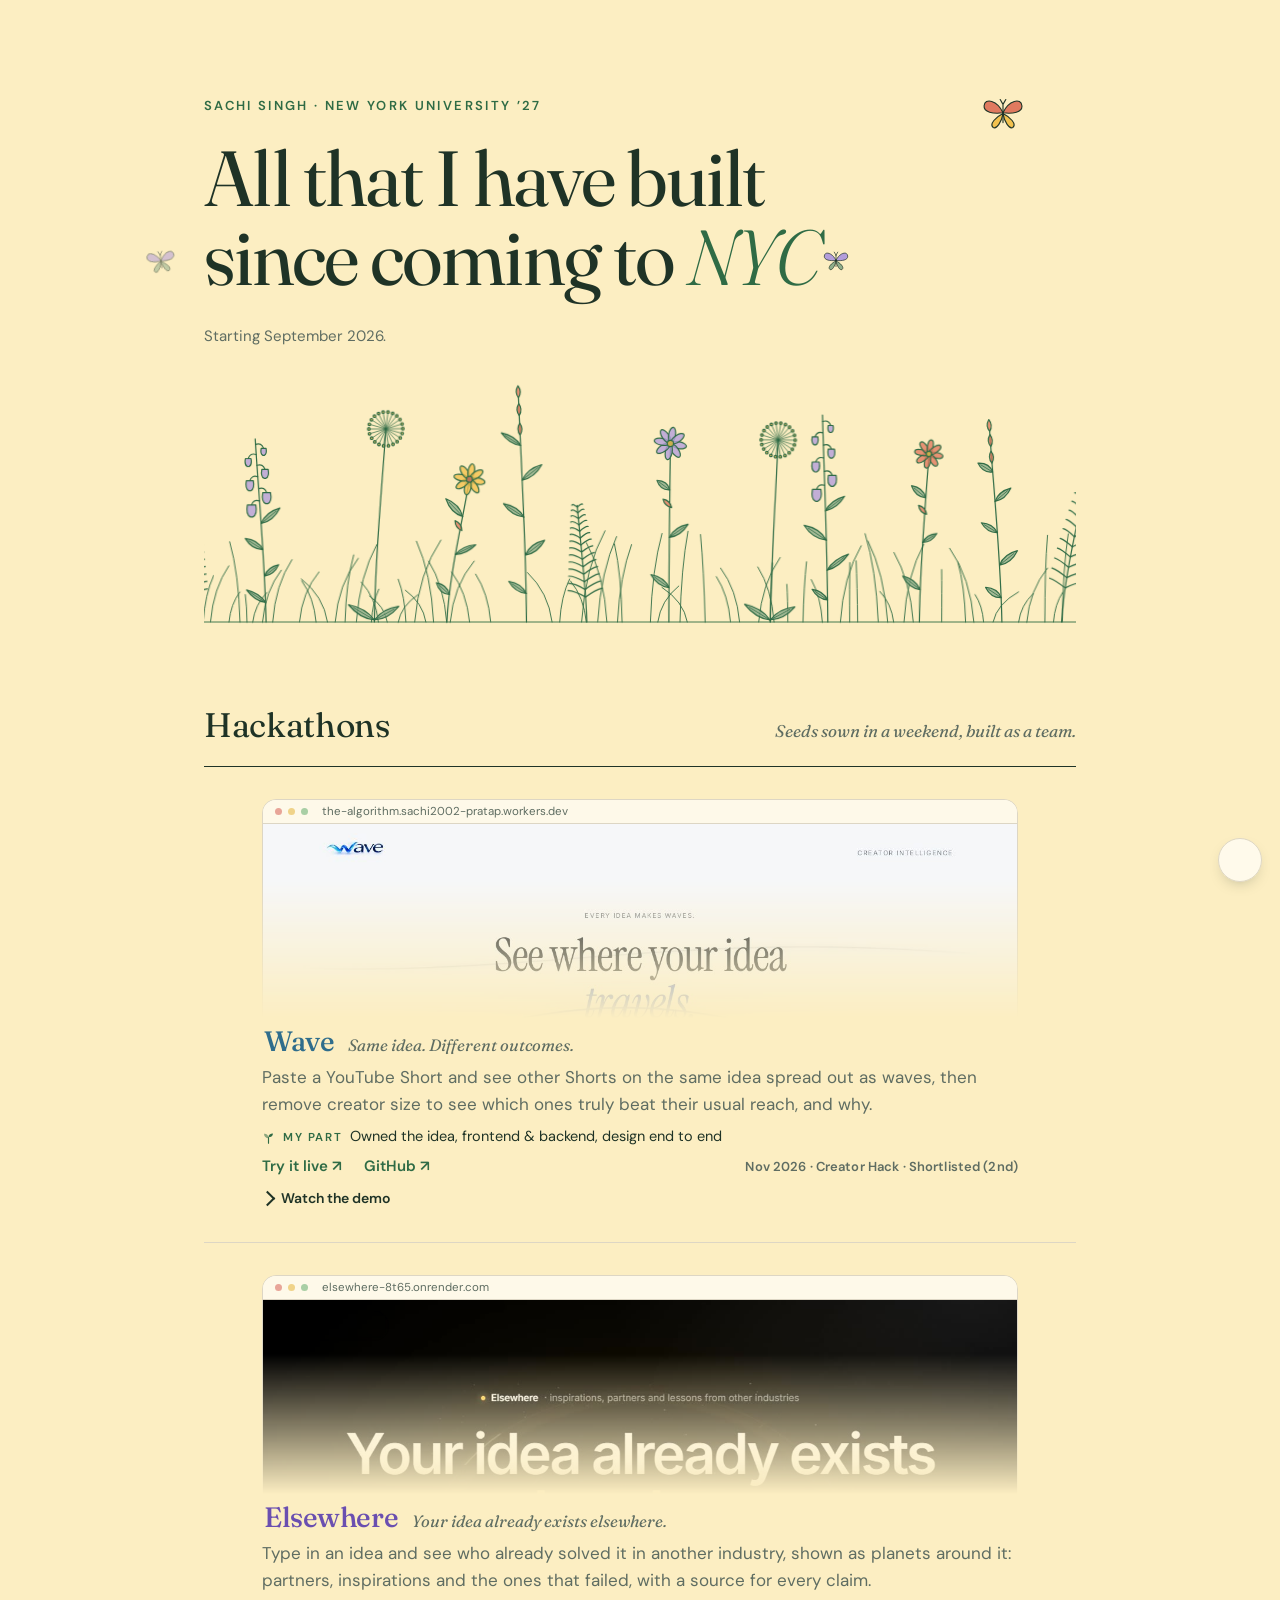
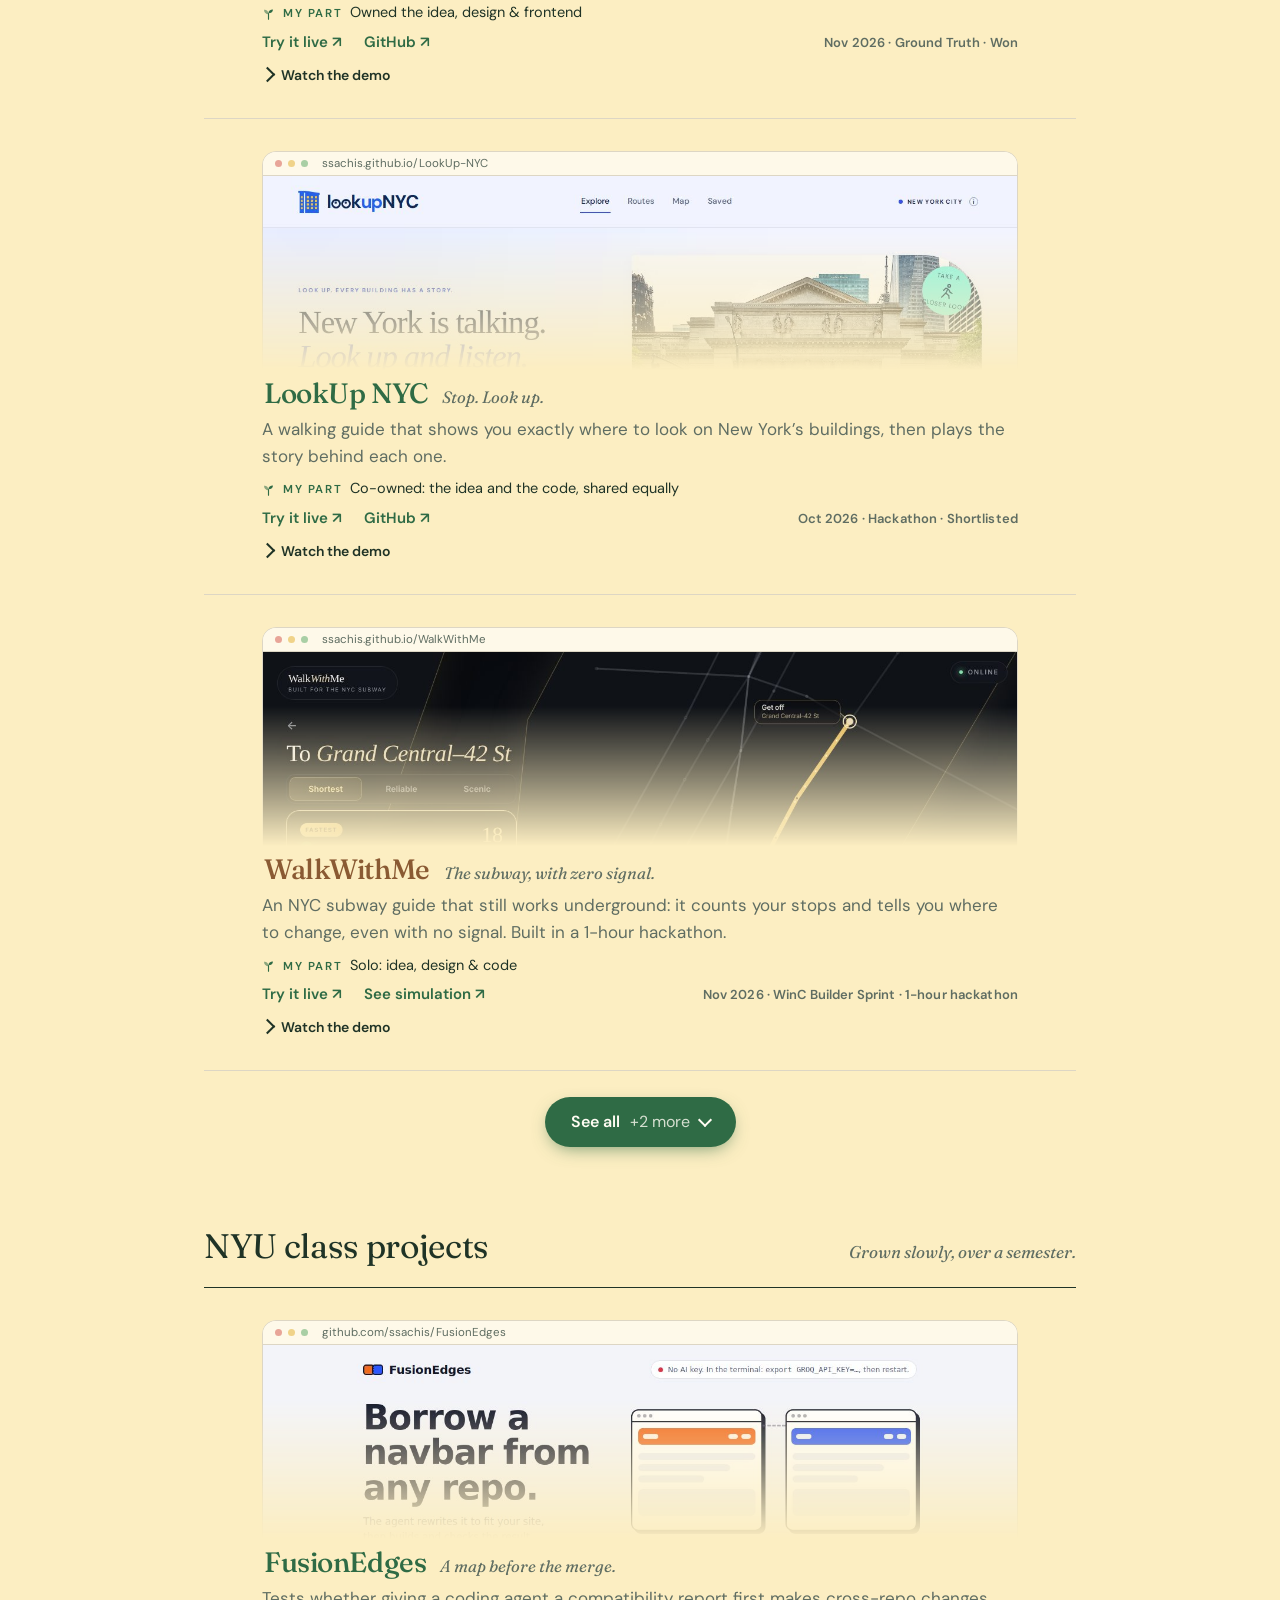
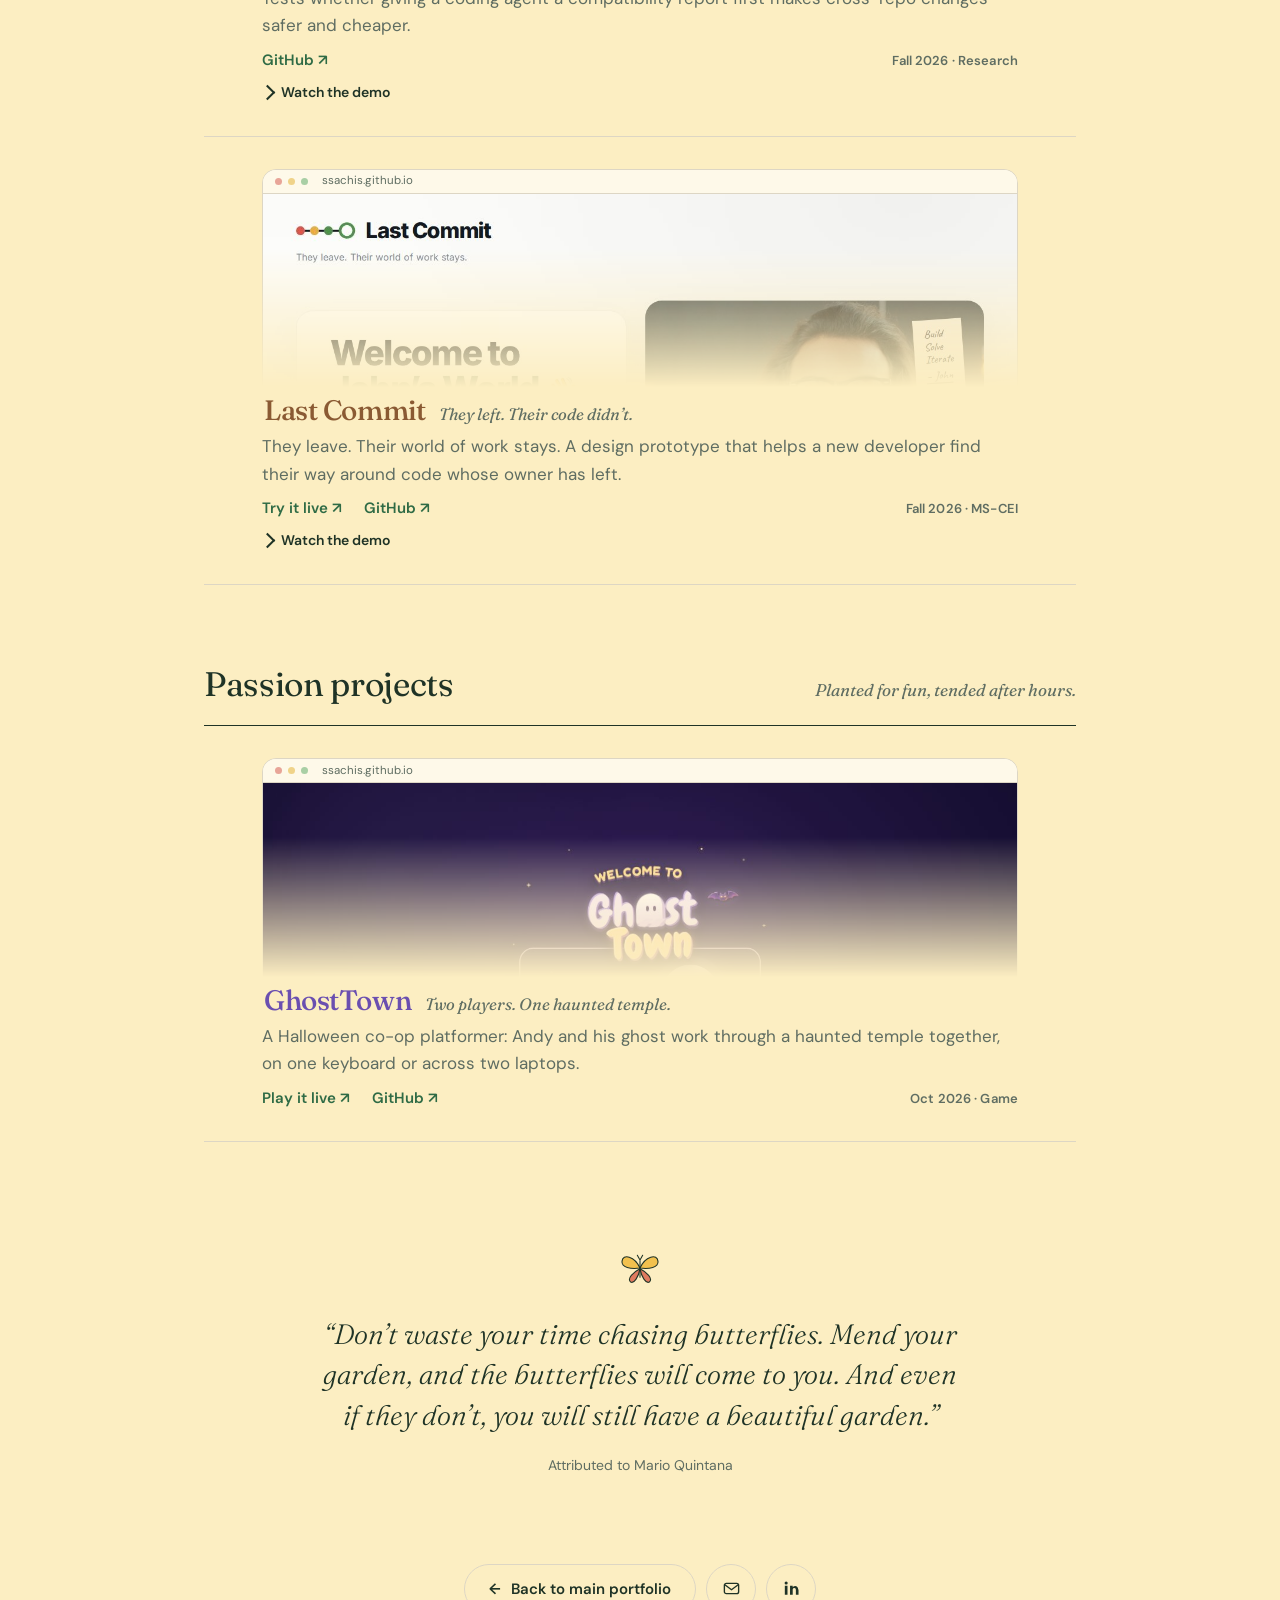
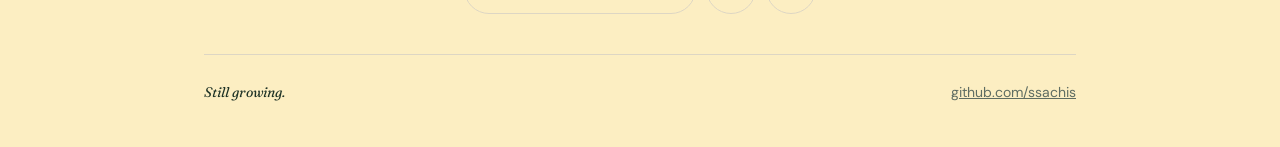
<file: index.html>
<!doctype html>
<html lang="en">
<head>
<meta charset="utf-8">
<meta name="viewport" content="width=device-width, initial-scale=1">
<title>All that I have built since coming to NYC — Sachi Singh</title>
<meta name="description" content="Hackathon and NYU class projects Sachi Singh has built in New York since September 2026.">
<link rel="preconnect" href="https://fonts.googleapis.com">
<link rel="preconnect" href="https://fonts.gstatic.com" crossorigin>
<link href="https://fonts.googleapis.com/css2?family=Fraunces:ital,opsz,wght@0,9..144,300..600;1,9..144,300..500&family=DM+Sans:opsz,wght@9..40,400..600&display=swap" rel="stylesheet">
<style>
:root{--bg:#fceec2;--ink:#1f3326;--muted:#5f6d62;--line:#ddd6c4;--leaf:#2f6b45;--paper:#fffcf3;--petal:#e07a5f;--sun:#f2c14e;--lilac:#b39ddb;--sage:#8fae8b}
@media (prefers-color-scheme: dark){:root:not([data-theme="light"]){--bg:#121a15;--ink:#eef3ec;--muted:#a3b2a6;--line:#2c3a30;--leaf:#8fd1a2;--paper:#1a241d;--petal:#f09a80;--sun:#f2c94e;--lilac:#c6b3ec;--sage:#5d7d61}}
:root[data-theme="dark"]{--bg:#121a15;--ink:#eef3ec;--muted:#a3b2a6;--line:#2c3a30;--leaf:#8fd1a2;--paper:#1a241d;--petal:#f09a80;--sun:#f2c94e;--lilac:#c6b3ec;--sage:#5d7d61}
*{box-sizing:border-box}
html{-webkit-text-size-adjust:100%}
body{margin:0;background:var(--bg);color:var(--ink);font:17px/1.6 'DM Sans',system-ui,sans-serif;overflow-x:hidden;}

a{color:inherit}
.wrap{max-width:920px;margin:0 auto;padding:0 24px}

header{position:relative;padding:96px 0 0}
.eyebrow{margin:0 0 22px;font-size:13px;font-weight:600;letter-spacing:.18em;text-transform:uppercase;color:var(--leaf)}
h1{margin:0;font-family:'Fraunces',Georgia,serif;font-weight:400;font-size:clamp(42px,7.4vw,78px);line-height:1.02;letter-spacing:-.025em;max-width:13ch}
h1 em{font-style:italic;font-weight:300;color:var(--leaf)}
.since{margin:26px 0 0;font-size:15px;color:var(--muted)}
.meadow{display:block;width:100%;height:250px;margin-top:28px;color:var(--leaf)}
.meadow *{stroke-dasharray:1;stroke-dashoffset:1;animation:draw 1.6s ease-out forwards;animation-delay:var(--d)}
@keyframes draw{to{stroke-dashoffset:0}}
.meadow .w{fill-opacity:0;animation:draw 1.6s ease-out var(--d) forwards,wash 1s ease calc(var(--d) + .7s) forwards}
@keyframes wash{to{fill-opacity:.8}}

.fly{position:absolute;width:42px;pointer-events:none}
.fly.a{top:96px;right:6%;animation:drift 12s ease-in-out infinite}
.fly.b{top:250px;right:26%;width:26px;animation:drift 15s ease-in-out infinite reverse}
.wing{transform-origin:30px 24px;animation:flap .6s ease-in-out infinite alternate}
@keyframes flap{to{transform:scaleX(.6)}}
@keyframes drift{0%,100%{transform:translate(0,0) rotate(-6deg)}50%{transform:translate(-28px,16px) rotate(8deg)}}
@media (prefers-reduced-motion: reduce){.meadow *{animation:none;stroke-dashoffset:0}.meadow .w{fill-opacity:.8}.fly,.wing{animation:none}}

section{padding:72px 0 0}
.head{display:flex;align-items:baseline;justify-content:space-between;gap:16px;padding-bottom:14px;border-bottom:1px solid var(--ink)}
h2{margin:0;font-family:'Fraunces',Georgia,serif;font-weight:400;font-size:34px;letter-spacing:-.01em}
.head p{margin:0;font-family:'Fraunces',Georgia,serif;font-style:italic;font-size:17px;color:var(--muted)}
ol{list-style:none;margin:0;padding:0}
.row{display:block;padding:30px 0;border-bottom:1px solid var(--line)}
.row .body{width:min(87%,756px);margin:0 auto}
.row .line{max-width:none;margin-top:4px}
.row .links{margin-top:8px}
.row details{margin-top:6px}
.when{margin:6px 0 0;font-size:14px;font-weight:600;color:var(--ink)}
.when span{display:block;font-weight:400;color:var(--muted)}
.row h3{margin:0;font-family:'Fraunces',Georgia,serif;font-weight:500;font-size:30px;letter-spacing:-.015em;line-height:1.15}
.line{margin:8px 0 0;color:var(--muted);max-width:58ch}
.links{display:flex;flex-wrap:wrap;gap:6px 22px;margin-top:14px}
.links a{font-size:15px;font-weight:600;color:var(--leaf);text-decoration:none;border-bottom:1px solid transparent}
.links a:hover{border-bottom-color:currentColor}
details{margin-top:12px}
summary{display:inline-flex;align-items:center;gap:8px;font-size:14px;font-weight:600;color:var(--ink);list-style:none}
summary::-webkit-details-marker{display:none}
summary::before{content:"";width:9px;height:9px;border-right:2px solid currentColor;border-bottom:2px solid currentColor;transform:rotate(-45deg);transition:transform .2s ease}
details[open] summary::before{transform:rotate(45deg) translate(-2px,-2px)}
details[open] summary{color:var(--ink)}
details img,details video{display:block;width:100%;height:auto;border:1px solid var(--line);border-radius:6px;transition:transform .3s ease,box-shadow .3s ease}
.shot{display:block;margin-top:14px}
.shot video{background:#000}
a.shot:hover img{transform:translateY(-2px);box-shadow:0 12px 28px rgba(31,51,38,.12)}
a:focus-visible,summary:focus-visible{outline:2px solid var(--leaf);outline-offset:4px;border-radius:2px}

/* interactive bits */
.meadow .sway{transform-box:view-box;will-change:transform}
.wanderer{position:fixed;left:0;top:0;width:30px;pointer-events:none;z-index:-1;opacity:.55;will-change:transform}
.wanderer .wing{animation-duration:.22s}
.wanderer.resting .wing{animation-duration:1.6s}
.visitor{position:absolute;left:0;top:0;width:40px;pointer-events:none;z-index:5;opacity:.9}
.visitor .wing{animation-duration:.18s}
.visitor.resting .wing{animation-duration:1.4s}
.fly.a.away{visibility:hidden}
.shot{transform-origin:top center}
.row h3{transition:transform .3s ease}
.row:hover h3{transform:translateX(3px)}
.t-green{color:#2f6b45}.t-brown{color:#8a5a33}.t-blue{color:#2f6d8c}.t-purple{color:#6a4fb0}
@media (prefers-color-scheme: dark){:root:not([data-theme="light"]) .t-green{color:#8fd1a2}:root:not([data-theme="light"]) .t-brown{color:#dcae84}:root:not([data-theme="light"]) .t-purple{color:#c6b3ec}:root:not([data-theme="light"]) .t-blue{color:#8cc4e0}}
:root[data-theme="dark"] .t-green{color:#8fd1a2}:root[data-theme="dark"] .t-brown{color:#dcae84}:root[data-theme="dark"] .t-blue{color:#8cc4e0}:root[data-theme="dark"] .t-purple{color:#c6b3ec}

/* project cards: just the top strip of the real UI, fading into the page */
.peek{position:relative;display:block;margin:2px 0 0;text-decoration:none;color:inherit}
.peek-frame{display:block;border:1px solid var(--line);border-bottom:0;border-radius:14px 14px 0 0;overflow:hidden;background:var(--paper);
  -webkit-mask-image:linear-gradient(to bottom,#000 34%,transparent 94%);mask-image:linear-gradient(to bottom,#000 34%,transparent 94%);
  transition:transform .4s cubic-bezier(.2,.8,.2,1)}
.peek-bar{display:flex;align-items:center;gap:6px;height:24px;padding:0 12px;border-bottom:1px solid var(--line);background:color-mix(in srgb,var(--paper) 80%,var(--bg))}
.peek-bar i{width:7px;height:7px;border-radius:50%}
.peek-bar i:nth-child(1){background:#e8a598}.peek-bar i:nth-child(2){background:#f0d389}.peek-bar i:nth-child(3){background:#a9cfa5}
.peek-bar span{margin-left:8px;font-size:11.5px;color:var(--muted);white-space:nowrap;overflow:hidden;text-overflow:ellipsis}
.peek-view{display:block;aspect-ratio:16/4.4;overflow:hidden}
.peek-view img{display:block;width:100%;height:auto;object-fit:cover;object-position:var(--p0);aspect-ratio:auto;transform:translateY(0);transition:transform 2.6s cubic-bezier(.3,.6,.2,1),filter .4s ease;filter:saturate(.9)}
.peek-view img{animation:browse 8s cubic-bezier(.45,0,.55,1) infinite alternate;animation-delay:calc(var(--i,0) * -1.7s);filter:none}
@keyframes browse{0%,8%{transform:translateY(0)}92%,100%{transform:translateY(-34%)}}
.peek:hover .peek-view img{animation-play-state:paused}
.peek:hover .peek-frame,.peek:focus-visible .peek-frame{transform:translateY(-3px)}
.peek-cap{position:relative;display:flex;align-items:baseline;flex-wrap:wrap;gap:2px 14px;margin-top:-6px;padding:0 2px}
.peek-cap h3{font-size:28px!important;line-height:1.1;margin:0}
.peek-cap em{font-family:'Fraunces',Georgia,serif;font-style:italic;font-size:16.5px;color:var(--muted)}
.peek-go{position:absolute;top:34px;right:12px;padding:5px 12px;border-radius:999px;background:var(--leaf);color:var(--paper);font-size:12.5px;font-weight:600;opacity:0;transform:translateY(-4px);transition:opacity .25s ease,transform .25s ease}
.peek:hover .peek-go,.peek:focus-visible .peek-go{opacity:1;transform:none}
.peek + .line{margin-top:6px}
.row .links{align-items:baseline}
.peek-when{margin-left:auto;font-size:13px;font-weight:600;color:var(--muted);white-space:nowrap;letter-spacing:.01em}
.row:hover h3{transform:none}
@media (hover:none),(max-width:700px){.peek-go{display:none}}
@media (prefers-reduced-motion: reduce){.peek-frame,.peek-view img{transition:none;animation:none}}
@media (max-width:640px){.row .body{width:100%}.peek-view{aspect-ratio:16/6.5}.peek-cap h3{font-size:23px!important}.peek-cap em{font-size:14.5px}}

.row[hidden]{display:none}
.see-all{cursor:pointer;display:flex;align-items:center;gap:10px;margin:26px auto 0;padding:12px 26px;border:0;border-radius:999px;background:var(--leaf);color:var(--paper);font:inherit;font-size:16px;font-weight:600;box-shadow:0 6px 18px -6px color-mix(in srgb,var(--leaf) 70%,transparent),0 0 0 0 color-mix(in srgb,var(--leaf) 40%,transparent);transition:transform .2s ease,box-shadow .2s ease,background .2s ease;animation:nudge 2.8s ease-in-out infinite}
.see-all span{font-weight:400;opacity:.8}
.see-all::after{content:"";width:8px;height:8px;border-right:2px solid currentColor;border-bottom:2px solid currentColor;transform:translateY(-2px) rotate(45deg);transition:transform .25s ease}
.see-all[aria-expanded="true"]{animation:none;background:transparent;color:var(--leaf);box-shadow:inset 0 0 0 1.5px var(--leaf)}
.see-all[aria-expanded="true"]::after{transform:translateY(2px) rotate(-135deg)}
.see-all:hover{transform:translateY(-2px);box-shadow:0 10px 22px -8px color-mix(in srgb,var(--leaf) 80%,transparent)}
.see-all:focus-visible{outline:2px solid var(--leaf);outline-offset:3px}
@keyframes nudge{0%,100%{box-shadow:0 6px 18px -6px color-mix(in srgb,var(--leaf) 70%,transparent),0 0 0 0 color-mix(in srgb,var(--leaf) 35%,transparent)}50%{box-shadow:0 6px 18px -6px color-mix(in srgb,var(--leaf) 70%,transparent),0 0 0 8px color-mix(in srgb,var(--leaf) 0%,transparent)}}
@media (prefers-reduced-motion: reduce){.see-all{animation:none}}
.music-btn{position:fixed;right:18px;bottom:18px;z-index:10;width:44px;height:44px;border-radius:50%;border:1px solid var(--line);background:color-mix(in srgb,var(--paper) 85%,transparent);backdrop-filter:blur(6px);color:var(--leaf);font-size:18px;cursor:pointer;box-shadow:0 6px 16px -8px rgba(31,51,38,.4);display:flex;align-items:center;justify-content:center;transition:transform .2s ease}
.music-btn:hover{transform:scale(1.06)}
.music-btn.off{color:var(--muted);opacity:.7}
.music-btn.off::after{content:"";position:absolute;width:22px;height:1.5px;background:currentColor;transform:rotate(-45deg)}
.music-btn .bars{display:flex;gap:2px;align-items:flex-end;height:14px}
.music-btn .bars i{width:3px;background:currentColor;border-radius:2px;animation:eq 1.2s ease-in-out infinite}
.music-btn .bars i:nth-child(2){animation-delay:-.4s}.music-btn .bars i:nth-child(3){animation-delay:-.8s}
.music-btn.off .bars i{animation:none;height:4px!important}
@keyframes eq{0%,100%{height:4px}50%{height:14px}}
.closing{padding:110px 0 0;text-align:center}
.closing svg{width:40px;margin-bottom:22px}
.closing blockquote{margin:0 auto;max-width:640px}
.closing p{margin:0;font-family:'Fraunces',Georgia,serif;font-style:italic;font-weight:300;font-size:clamp(22px,2.8vw,28px);line-height:1.45}
.closing cite{display:block;margin-top:18px;font-style:normal;font-size:14px;color:var(--muted)}
.back{margin-top:88px;text-align:center}
.back a{display:inline-flex;align-items:center;gap:10px;padding:12px 24px;border:1px solid var(--line);border-radius:999px;font-size:15px;font-weight:600;color:var(--ink);text-decoration:none;transition:background .2s,border-color .2s}
.back a:hover{background:rgba(255,255,255,.55);border-color:var(--ink)}
.back a span{transition:transform .2s}
.back a:hover span{transform:translateX(-3px)}
footer{margin-top:40px;padding:26px 0 44px;border-top:1px solid var(--line);display:flex;justify-content:space-between;flex-wrap:wrap;gap:12px;font-size:14px;color:var(--muted)}
footer em{font-family:'Fraunces',Georgia,serif;color:var(--ink)}

@media (max-width:640px){
  header{padding-top:60px}
  .meadow{height:170px}
  .fly.b{display:none}.fly.a{top:40px;right:4%}
  .row{grid-template-columns:1fr;gap:6px;padding:24px 0}
  .when{margin:0}.when span{display:inline}.when span::before{content:" · "}
  .row h3{font-size:26px}
  .head{flex-direction:column;gap:2px}
}
.award{position:absolute;top:36px;left:12px;z-index:3;display:flex;align-items:center;gap:2px;padding:3px 7px;border-radius:999px;background:rgba(12,10,6,.62);border:1px solid rgba(226,182,90,.45);box-shadow:0 6px 18px rgba(0,0,0,.35),inset 0 1px 0 rgba(255,240,200,.12);-webkit-backdrop-filter:blur(6px);backdrop-filter:blur(6px);pointer-events:none}
.award .lau{width:12px;height:22px;display:block}
.award .lau.r{transform:scaleX(-1)}
.award-t{display:flex;flex-direction:column;align-items:center;line-height:1.05;padding:0 4px;text-align:center}
.award-t small{font:600 8.5px/1.3 system-ui,sans-serif;letter-spacing:.24em;text-transform:uppercase;color:#e9cf8c}
.award-t b{font:700 11px/1 Georgia,"Times New Roman",serif;letter-spacing:.22em;text-transform:uppercase;padding-left:.22em;background:linear-gradient(#fff1c4,#e2b65a 60%,#c8963c);-webkit-background-clip:text;background-clip:text;color:transparent}

/* "My part": one quiet line per hackathon project */
.part{display:flex;align-items:baseline;flex-wrap:wrap;gap:2px 8px;margin:8px 0 0;font-size:14.5px;line-height:1.5;color:var(--ink)}
.part svg{width:13px;height:13px;flex:none;align-self:center;color:var(--leaf)}
.part b{font-size:11.5px;font-weight:600;letter-spacing:.14em;text-transform:uppercase;color:var(--leaf)}
.part i{font-style:normal;color:var(--muted)}
.part + .links{margin-top:6px}

.back{display:flex;justify-content:center;align-items:center;gap:10px;flex-wrap:wrap}
.back .icons{display:flex;gap:10px}
.back a.icon{width:50px;height:50px;padding:0;justify-content:center}
.back a.icon svg{width:19px;height:19px;transition:transform .2s}
.back a.icon:hover svg{transform:translateY(-1px) scale(1.08)}
</style>
</head>
<body>
<div class="wrap">
  <header>
    <span class="fly a" aria-hidden="true"><svg viewBox="0 0 60 48" stroke="var(--ink)" stroke-width="1.6" stroke-linejoin="round" stroke-linecap="round"><g class="wing"><path fill="var(--petal)" d="M30 24C22 6 4 2 3 14c-1 9 13 12 27 10Z"/><path fill="var(--petal)" d="M30 24C38 6 56 2 57 14c1 9-13 12-27 10Z"/><path fill="var(--sun)" d="M30 25C20 30 10 40 16 45c5 3 12-8 14-20Z"/><path fill="var(--sun)" d="M30 25c10 5 20 15 14 20-5 3-12-8-14-20Z"/></g><path fill="none" d="M30 12v26M30 12l-4-7M30 12l4-7"/></svg></span>
    <span class="fly b" aria-hidden="true"><svg viewBox="0 0 60 48" stroke="var(--ink)" stroke-width="1.6" stroke-linejoin="round" stroke-linecap="round"><g class="wing"><path fill="var(--lilac)" d="M30 24C22 6 4 2 3 14c-1 9 13 12 27 10Z"/><path fill="var(--lilac)" d="M30 24C38 6 56 2 57 14c1 9-13 12-27 10Z"/><path fill="var(--sage)" d="M30 25C20 30 10 40 16 45c5 3 12-8 14-20Z"/><path fill="var(--sage)" d="M30 25c10 5 20 15 14 20-5 3-12-8-14-20Z"/></g><path fill="none" d="M30 12v26M30 12l-4-7M30 12l4-7"/></svg></span>
    <p class="eyebrow">Sachi Singh · New York University ’27</p>
    <h1>All that I have built since coming to <em>NYC</em></h1>
    <p class="since">Starting September 2026.</p>
    <svg class="meadow" viewBox="0 0 1200 250" preserveAspectRatio="xMidYMax slice" aria-hidden="true" fill="none" stroke="currentColor" stroke-width="1.2" stroke-linecap="round" stroke-linejoin="round"><path d="M0 246H1200" stroke-width=".9" pathLength="1" style="--d:0.18s"/><g class="sway" data-x="0" style="transform-origin:0px 246px"><path d="M5.9 246Q2.6 204.6 -16.3 177.0" stroke-width=".9" pathLength="1" style="--d:0.36s"/><path d="M16.2 246Q16.3 228.1 16.6 216.2" stroke-width=".9" pathLength="1" style="--d:0.30s"/></g><g class="sway" data-x="48" style="transform-origin:48px 246px"><path d="M25.6 246Q22.4 227.6 4.3 215.4" stroke-width=".9" pathLength="1" style="--d:0.41s"/><path d="M37.0 246Q34.8 225.5 22.6 211.8" stroke-width=".9" pathLength="1" style="--d:0.38s"/><path d="M46.7 246Q45.9 207.5 41.3 181.9" stroke-width=".9" pathLength="1" style="--d:0.27s"/><path d="M64.2 246Q61.4 218.9 45.7 200.9" stroke-width=".9" pathLength="1" style="--d:0.46s"/><path d="M69.9 246Q67.4 198.1 53.2 166.1" stroke-width=".9" pathLength="1" style="--d:0.36s"/></g><g class="sway" data-x="96" style="transform-origin:96px 246px"><path d="M80.8 246Q81.2 215.7 83.3 195.4" stroke-width=".9" pathLength="1" style="--d:0.26s"/><path d="M86.4 246Q87.8 222.2 95.7 206.4" stroke-width=".9" pathLength="1" style="--d:0.27s"/><path d="M96.9 246Q96.5 207.2 94.5 181.4" stroke-width=".9" pathLength="1" style="--d:0.40s"/><path d="M108.8 246Q106.8 202.7 95.5 173.9" stroke-width=".9" pathLength="1" style="--d:0.41s"/><path d="M116.2 246Q117.9 195.7 128.1 162.2" stroke-width=".9" pathLength="1" style="--d:0.38s"/></g><g class="sway" data-x="144" style="transform-origin:144px 246px"><path d="M127.9 246Q127.2 225.7 123.6 212.2" stroke-width=".9" pathLength="1" style="--d:0.36s"/><path d="M142.9 246Q144.2 228.8 151.7 217.4" stroke-width=".9" pathLength="1" style="--d:0.43s"/><path d="M163.3 246Q164.8 218.0 173.4 199.3" stroke-width=".9" pathLength="1" style="--d:0.45s"/></g><g class="sway" data-x="192" style="transform-origin:192px 246px"><path d="M170.5 246Q173.1 212.3 188.2 189.9" stroke-width=".9" pathLength="1" style="--d:0.59s"/><path d="M189.0 246Q190.6 228.0 199.5 216.0" stroke-width=".9" pathLength="1" style="--d:0.40s"/><path d="M200.0 246Q198.3 197.9 188.8 165.8" stroke-width=".9" pathLength="1" style="--d:0.60s"/><path d="M207.0 246Q206.7 229.5 205.0 218.5" stroke-width=".9" pathLength="1" style="--d:0.64s"/><path d="M212.7 246Q214.8 228.1 226.7 216.1" stroke-width=".9" pathLength="1" style="--d:0.46s"/></g><g class="sway" data-x="240" style="transform-origin:240px 246px"><path d="M222.5 246Q225.4 214.9 241.8 194.2" stroke-width=".9" pathLength="1" style="--d:0.68s"/><path d="M232.7 246Q235.7 208.6 252.6 183.7" stroke-width=".9" pathLength="1" style="--d:0.64s"/><path d="M259.5 246Q262.5 216.2 279.5 196.3" stroke-width=".9" pathLength="1" style="--d:0.72s"/></g><g class="sway" data-x="288" style="transform-origin:288px 246px"><path d="M276.1 246Q274.0 221.2 262.2 204.7" stroke-width=".9" pathLength="1" style="--d:0.59s"/><path d="M287.5 246Q283.7 220.0 261.7 202.7" stroke-width=".9" pathLength="1" style="--d:0.63s"/><path d="M295.2 246Q298.7 208.0 318.8 182.6" stroke-width=".9" pathLength="1" style="--d:0.64s"/><path d="M305.1 246Q306.5 205.9 314.3 179.2" stroke-width=".9" pathLength="1" style="--d:0.81s"/></g><g class="sway" data-x="336" style="transform-origin:336px 246px"><path d="M316.4 246Q319.3 199.5 335.9 168.5" stroke-width=".9" pathLength="1" style="--d:0.72s"/><path d="M331.4 246Q332.4 226.3 338.4 213.2" stroke-width=".9" pathLength="1" style="--d:0.68s"/><path d="M338.4 246Q335.8 222.1 320.8 206.2" stroke-width=".9" pathLength="1" style="--d:0.71s"/><path d="M347.3 246Q344.6 230.4 329.2 220.0" stroke-width=".9" pathLength="1" style="--d:0.68s"/><path d="M358.2 246Q361.1 229.4 377.6 218.3" stroke-width=".9" pathLength="1" style="--d:0.64s"/></g><g class="sway" data-x="384" style="transform-origin:384px 246px"><path d="M365.9 246Q364.7 220.4 358.0 203.4" stroke-width=".9" pathLength="1" style="--d:0.66s"/><path d="M374.7 246Q378.6 196.8 400.4 164.0" stroke-width=".9" pathLength="1" style="--d:0.86s"/><path d="M385.9 246Q382.8 227.0 365.2 214.3" stroke-width=".9" pathLength="1" style="--d:0.74s"/><path d="M393.6 246Q390.9 197.6 376.0 165.3" stroke-width=".9" pathLength="1" style="--d:0.91s"/><path d="M406.7 246Q403.9 209.5 388.3 185.1" stroke-width=".9" pathLength="1" style="--d:0.75s"/></g><g class="sway" data-x="432" style="transform-origin:432px 246px"><path d="M410.2 246Q413.9 209.5 435.0 185.1" stroke-width=".9" pathLength="1" style="--d:0.76s"/><path d="M429.6 246Q427.0 215.9 412.3 195.8" stroke-width=".9" pathLength="1" style="--d:0.85s"/><path d="M450.7 246Q448.5 217.3 436.3 198.2" stroke-width=".9" pathLength="1" style="--d:0.80s"/></g><g class="sway" data-x="528" style="transform-origin:528px 246px"><path d="M512.1 246Q508.4 216.3 487.6 196.5" stroke-width=".9" pathLength="1" style="--d:0.93s"/><path d="M519.7 246Q521.2 220.1 529.7 202.9" stroke-width=".9" pathLength="1" style="--d:1.08s"/><path d="M541.6 246Q545.2 191.3 565.3 154.8" stroke-width=".9" pathLength="1" style="--d:1.09s"/><path d="M546.3 246Q544.0 221.4 530.6 205.0" stroke-width=".9" pathLength="1" style="--d:1.08s"/></g><g class="sway" data-x="576" style="transform-origin:576px 246px"><path d="M557.7 246Q560.4 194.7 575.4 160.6" stroke-width=".9" pathLength="1" style="--d:1.05s"/><path d="M566.9 246Q563.7 198.7 545.3 167.2" stroke-width=".9" pathLength="1" style="--d:1.13s"/><path d="M577.5 246Q579.4 199.4 590.5 168.4" stroke-width=".9" pathLength="1" style="--d:1.16s"/><path d="M582.1 246Q580.8 199.2 573.4 167.9" stroke-width=".9" pathLength="1" style="--d:1.06s"/></g><g class="sway" data-x="624" style="transform-origin:624px 246px"><path d="M610.4 246Q612.2 192.9 622.1 157.5" stroke-width=".9" pathLength="1" style="--d:1.14s"/><path d="M617.8 246Q620.9 224.4 638.8 210.0" stroke-width=".9" pathLength="1" style="--d:0.99s"/><path d="M640.0 246Q641.2 191.6 648.1 155.3" stroke-width=".9" pathLength="1" style="--d:1.19s"/><path d="M647.3 246Q643.5 225.2 622.0 211.4" stroke-width=".9" pathLength="1" style="--d:1.13s"/></g><g class="sway" data-x="672" style="transform-origin:672px 246px"><path d="M665.2 246Q664.6 193.4 661.7 158.4" stroke-width=".9" pathLength="1" style="--d:1.23s"/><path d="M690.5 246Q688.5 218.8 677.0 200.7" stroke-width=".9" pathLength="1" style="--d:1.23s"/></g><g class="sway" data-x="720" style="transform-origin:720px 246px"><path d="M699.6 246Q696.7 213.8 680.4 192.3" stroke-width=".9" pathLength="1" style="--d:1.15s"/><path d="M718.7 246Q721.9 207.3 739.8 181.5" stroke-width=".9" pathLength="1" style="--d:1.12s"/><path d="M730.5 246Q730.8 210.5 732.2 186.9" stroke-width=".9" pathLength="1" style="--d:1.36s"/><path d="M734.1 246Q731.6 213.0 717.6 191.0" stroke-width=".9" pathLength="1" style="--d:1.16s"/></g><g class="sway" data-x="768" style="transform-origin:768px 246px"><path d="M747.8 246Q747.6 223.6 746.4 208.6" stroke-width=".9" pathLength="1" style="--d:1.27s"/><path d="M763.0 246Q763.4 209.9 765.8 185.8" stroke-width=".9" pathLength="1" style="--d:1.25s"/><path d="M782.4 246Q780.6 220.6 770.8 203.6" stroke-width=".9" pathLength="1" style="--d:1.27s"/></g><g class="sway" data-x="816" style="transform-origin:816px 246px"><path d="M800.4 246Q803.6 200.3 821.8 169.8" stroke-width=".9" pathLength="1" style="--d:1.40s"/><path d="M809.7 246Q809.8 210.4 810.3 186.6" stroke-width=".9" pathLength="1" style="--d:1.47s"/><path d="M817.7 246Q817.5 209.3 816.6 184.8" stroke-width=".9" pathLength="1" style="--d:1.31s"/><path d="M838.3 246Q836.4 193.1 825.8 157.8" stroke-width=".9" pathLength="1" style="--d:1.43s"/></g><g class="sway" data-x="864" style="transform-origin:864px 246px"><path d="M847.7 246Q844.8 197.1 828.8 164.6" stroke-width=".9" pathLength="1" style="--d:1.36s"/><path d="M853.7 246Q851.6 227.5 840.2 215.2" stroke-width=".9" pathLength="1" style="--d:1.43s"/><path d="M864.0 246Q867.1 199.4 884.7 168.3" stroke-width=".9" pathLength="1" style="--d:1.40s"/><path d="M873.3 246Q870.5 204.3 854.7 176.4" stroke-width=".9" pathLength="1" style="--d:1.36s"/></g><g class="sway" data-x="912" style="transform-origin:912px 246px"><path d="M901.7 246Q901.6 214.6 901.1 193.7" stroke-width=".9" pathLength="1" style="--d:1.39s"/><path d="M925.6 246Q924.3 210.0 917.2 186.0" stroke-width=".9" pathLength="1" style="--d:1.44s"/><path d="M933.9 246Q930.2 201.8 908.9 172.3" stroke-width=".9" pathLength="1" style="--d:1.62s"/></g><g class="sway" data-x="960" style="transform-origin:960px 246px"><path d="M943.6 246Q942.3 229.7 934.9 218.8" stroke-width=".9" pathLength="1" style="--d:1.53s"/><path d="M953.1 246Q956.9 227.9 978.3 215.8" stroke-width=".9" pathLength="1" style="--d:1.48s"/><path d="M978.6 246Q980.8 228.8 993.1 217.4" stroke-width=".9" pathLength="1" style="--d:1.68s"/></g><g class="sway" data-x="1008" style="transform-origin:1008px 246px"><path d="M986.8 246Q990.0 213.7 1008.2 192.1" stroke-width=".9" pathLength="1" style="--d:1.71s"/><path d="M1004.9 246Q1005.4 194.0 1008.6 159.3" stroke-width=".9" pathLength="1" style="--d:1.60s"/><path d="M1013.5 246Q1015.0 228.1 1023.3 216.2" stroke-width=".9" pathLength="1" style="--d:1.54s"/><path d="M1022.4 246Q1023.5 193.2 1029.4 158.1" stroke-width=".9" pathLength="1" style="--d:1.56s"/></g><g class="sway" data-x="1056" style="transform-origin:1056px 246px"><path d="M1045.1 246Q1048.0 227.8 1064.0 215.6" stroke-width=".9" pathLength="1" style="--d:1.57s"/><path d="M1051.0 246Q1054.4 208.5 1073.2 183.5" stroke-width=".9" pathLength="1" style="--d:1.64s"/><path d="M1058.8 246Q1056.7 209.5 1045.2 185.2" stroke-width=".9" pathLength="1" style="--d:1.58s"/><path d="M1068.0 246Q1065.6 228.4 1052.5 216.7" stroke-width=".9" pathLength="1" style="--d:1.63s"/><path d="M1077.8 246Q1076.2 200.3 1066.9 169.9" stroke-width=".9" pathLength="1" style="--d:1.65s"/></g><g class="sway" data-x="1104" style="transform-origin:1104px 246px"><path d="M1086.1 246Q1082.3 216.7 1061.0 197.1" stroke-width=".9" pathLength="1" style="--d:1.74s"/><path d="M1094.1 246Q1094.5 201.4 1096.7 171.6" stroke-width=".9" pathLength="1" style="--d:1.83s"/><path d="M1105.8 246Q1102.8 193.4 1085.4 158.3" stroke-width=".9" pathLength="1" style="--d:1.81s"/><path d="M1124.0 246Q1123.1 197.3 1118.4 164.9" stroke-width=".9" pathLength="1" style="--d:1.75s"/></g><g class="sway" data-x="1152" style="transform-origin:1152px 246px"><path d="M1134.1 246Q1132.9 191.5 1125.9 155.2" stroke-width=".9" pathLength="1" style="--d:1.77s"/><path d="M1151.8 246Q1150.6 214.4 1143.9 193.3" stroke-width=".9" pathLength="1" style="--d:1.82s"/><path d="M1157.8 246Q1159.7 227.6 1170.3 215.3" stroke-width=".9" pathLength="1" style="--d:1.79s"/><path d="M1167.0 246Q1169.6 227.1 1184.7 214.4" stroke-width=".9" pathLength="1" style="--d:1.79s"/></g><g class="sway" data-x="1200" style="transform-origin:1200px 246px"><path d="M1185.7 246Q1184.1 220.8 1174.9 204.0" stroke-width=".9" pathLength="1" style="--d:1.75s"/><path d="M1193.9 246Q1192.1 212.7 1181.6 190.6" stroke-width=".9" pathLength="1" style="--d:1.81s"/></g><g class="sway" data-x="82.9" style="transform-origin:82.9px 246px"><path d="M82.9 246C83.1 180.2 84.5 104.9 85.0 57.9" pathLength="1" style="--d:0.50s"/><path class="w" fill="var(--sage)" d="M83.1 209.8Q80.2 199.7 68.2 198.9Q72.6 210.1 83.1 209.8" pathLength="1" style="--d:0.29s"/><path d="M83.1 209.8L71.2 201.1" stroke-width=".8" pathLength="1" style="--d:0.39s"/><path class="w" fill="var(--sage)" d="M83.7 156.8Q93.7 156.2 99.4 145.9Q87.8 147.7 83.7 156.8" pathLength="1" style="--d:0.42s"/><path d="M83.7 156.8L96.2 148.1" stroke-width=".8" pathLength="1" style="--d:0.48s"/><path class="w" fill="var(--sage)" d="M84.4 106.8Q81.7 98.3 71.5 97.3Q75.4 106.8 84.4 106.8" pathLength="1" style="--d:0.32s"/><path d="M84.4 106.8L74.1 99.2" stroke-width=".8" pathLength="1" style="--d:0.33s"/><ellipse class="w" fill="var(--petal)" cx="92.8" cy="59.5" rx="7.1" ry="3.1" transform="rotate(11 92.8 59.5)" pathLength="1" style="--d:0.33s"/><ellipse class="w" fill="var(--petal)" cx="89.4" cy="64.6" rx="7.1" ry="3.1" transform="rotate(56 89.4 64.6)" pathLength="1" style="--d:0.36s"/><ellipse class="w" fill="var(--petal)" cx="83.4" cy="65.8" rx="7.1" ry="3.1" transform="rotate(101 83.4 65.8)" pathLength="1" style="--d:0.37s"/><ellipse class="w" fill="var(--petal)" cx="78.3" cy="62.3" rx="7.1" ry="3.1" transform="rotate(146 78.3 62.3)" pathLength="1" style="--d:0.50s"/><ellipse class="w" fill="var(--petal)" cx="77.2" cy="56.3" rx="7.1" ry="3.1" transform="rotate(191 77.2 56.3)" pathLength="1" style="--d:0.48s"/><ellipse class="w" fill="var(--petal)" cx="80.6" cy="51.3" rx="7.1" ry="3.1" transform="rotate(236 80.6 51.3)" pathLength="1" style="--d:0.48s"/><ellipse class="w" fill="var(--petal)" cx="86.6" cy="50.1" rx="7.1" ry="3.1" transform="rotate(281 86.6 50.1)" pathLength="1" style="--d:0.27s"/><ellipse class="w" fill="var(--petal)" cx="91.7" cy="53.5" rx="7.1" ry="3.1" transform="rotate(326 91.7 53.5)" pathLength="1" style="--d:0.27s"/><circle class="w" fill="var(--sun)" cx="85.0" cy="57.9" r="2.8" pathLength="1" style="--d:0.44s"/><path class="w" fill="var(--petal)" d="M86.1 125.5q-4 -6 0 -12q4 6 0 12Z" transform="rotate(-45 86.1 125.5)" pathLength="1" style="--d:0.49s"/></g><g class="sway" data-x="150.1" style="transform-origin:150.1px 246px"><path d="M150.1 246C150.1 204.0 150.3 156.0 150.4 126.0" pathLength="1" style="--d:0.47s"/><path d="M150.1 220.3Q139.6 213.4 133.1 212.6" pathLength="1" style="--d:0.50s"/><path d="M150.1 220.3Q160.7 213.5 167.2 212.7" pathLength="1" style="--d:0.35s"/><path d="M150.1 212.4Q140.1 205.8 134.0 205.2" pathLength="1" style="--d:0.45s"/><path d="M150.1 212.4Q160.2 205.8 166.3 205.2" pathLength="1" style="--d:0.58s"/><path d="M150.1 204.6Q140.5 198.2 134.9 197.7" pathLength="1" style="--d:0.56s"/><path d="M150.1 204.6Q159.8 198.2 165.4 197.8" pathLength="1" style="--d:0.56s"/><path d="M150.2 196.8Q141.0 190.6 135.8 190.4" pathLength="1" style="--d:0.59s"/><path d="M150.2 196.8Q159.3 190.6 164.5 190.4" pathLength="1" style="--d:0.41s"/><path d="M150.2 189.1Q141.5 183.1 136.7 183.0" pathLength="1" style="--d:0.38s"/><path d="M150.2 189.1Q158.9 183.1 163.7 183.1" pathLength="1" style="--d:0.39s"/><path d="M150.2 181.5Q141.9 175.6 137.7 175.8" pathLength="1" style="--d:0.48s"/><path d="M150.2 181.5Q158.5 175.7 162.8 175.9" pathLength="1" style="--d:0.52s"/><path d="M150.2 174.0Q142.4 168.4 138.6 168.7" pathLength="1" style="--d:0.59s"/><path d="M150.2 174.0Q158.1 168.4 161.9 168.8" pathLength="1" style="--d:0.53s"/><path d="M150.2 166.6Q142.9 161.2 139.5 161.8" pathLength="1" style="--d:0.51s"/><path d="M150.2 166.6Q157.6 161.3 161.0 161.9" pathLength="1" style="--d:0.54s"/><path d="M150.3 159.5Q143.4 154.3 140.4 155.1" pathLength="1" style="--d:0.46s"/><path d="M150.3 159.5Q157.2 154.3 160.1 155.1" pathLength="1" style="--d:0.49s"/><path d="M150.3 152.6Q143.8 147.6 141.4 148.6" pathLength="1" style="--d:0.36s"/><path d="M150.3 152.6Q156.8 147.6 159.2 148.6" pathLength="1" style="--d:0.55s"/><path d="M150.3 145.9Q144.3 141.1 142.3 142.3" pathLength="1" style="--d:0.41s"/><path d="M150.3 145.9Q156.3 141.1 158.4 142.4" pathLength="1" style="--d:0.58s"/><path d="M150.3 139.5Q144.8 134.9 143.2 136.3" pathLength="1" style="--d:0.51s"/><path d="M150.3 139.5Q155.9 135.0 157.5 136.4" pathLength="1" style="--d:0.43s"/><path d="M150.3 133.5Q145.2 129.1 144.1 130.7" pathLength="1" style="--d:0.38s"/><path d="M150.3 133.5Q155.5 129.1 156.6 130.7" pathLength="1" style="--d:0.41s"/><path d="M150.4 127.8Q145.7 123.6 145.0 125.4" pathLength="1" style="--d:0.51s"/><path d="M150.4 127.8Q155.0 123.6 155.7 125.4" pathLength="1" style="--d:0.53s"/></g><g class="sway" data-x="226.1" style="transform-origin:226.1px 246px"><path d="M226.1 246C225.2 181.9 218.8 108.6 216.3 62.8" pathLength="1" style="--d:0.48s"/><path class="w" fill="var(--sage)" d="M225.7 226.5Q219.7 217.0 206.8 213.8Q214.6 224.6 225.7 226.5" pathLength="1" style="--d:0.47s"/><path d="M225.7 226.5L210.5 216.4" stroke-width=".8" pathLength="1" style="--d:0.58s"/><path class="w" fill="var(--sage)" d="M224.7 200.1Q234.3 199.0 239.0 188.8Q228.0 191.0 224.7 200.1" pathLength="1" style="--d:0.60s"/><path d="M224.7 200.1L236.2 191.1" stroke-width=".8" pathLength="1" style="--d:0.55s"/><path class="w" fill="var(--sage)" d="M223.3 173.6Q218.5 163.8 205.8 162.4Q212.4 173.4 223.3 173.6" pathLength="1" style="--d:0.50s"/><path d="M223.3 173.6L209.3 164.7" stroke-width=".8" pathLength="1" style="--d:0.60s"/><path class="w" fill="var(--sage)" d="M221.8 147.5Q234.1 145.3 240.6 132.1Q226.5 135.9 221.8 147.5" pathLength="1" style="--d:0.45s"/><path d="M221.8 147.5L236.9 135.2" stroke-width=".8" pathLength="1" style="--d:0.52s"/><path d="M220.3 124.9Q214.3 122.9 212.3 128.9" pathLength="1" style="--d:0.56s"/><path class="w" fill="var(--lilac)" d="M208.1 128.9Q206.3 138.5 211.1 140.9L213.5 140.9Q218.3 138.5 216.5 128.9Z" pathLength="1" style="--d:0.68s"/><path d="M219.5 112.6Q225.5 110.6 227.5 116.6" pathLength="1" style="--d:0.60s"/><path class="w" fill="var(--lilac)" d="M223.6 116.6Q222.0 125.4 226.4 127.6L228.6 127.6Q233.0 125.4 231.3 116.6Z" pathLength="1" style="--d:0.66s"/><path d="M218.7 100.7Q212.7 98.7 210.7 104.7" pathLength="1" style="--d:0.56s"/><path class="w" fill="var(--lilac)" d="M207.2 104.7Q205.7 112.7 209.7 114.7L211.7 114.7Q215.7 112.7 214.2 104.7Z" pathLength="1" style="--d:0.50s"/><path d="M217.9 89.3Q223.9 87.3 225.9 93.3" pathLength="1" style="--d:0.50s"/><path class="w" fill="var(--lilac)" d="M222.8 93.3Q221.4 100.5 225.0 102.3L226.8 102.3Q230.4 100.5 229.1 93.3Z" pathLength="1" style="--d:0.68s"/><path d="M217.2 78.5Q211.2 76.5 209.2 82.5" pathLength="1" style="--d:0.62s"/><path class="w" fill="var(--lilac)" d="M206.4 82.5Q205.2 88.9 208.4 90.5L210.0 90.5Q213.2 88.9 212.0 82.5Z" pathLength="1" style="--d:0.52s"/><path d="M216.6 68.4Q222.6 66.4 224.6 72.4" pathLength="1" style="--d:0.44s"/><path class="w" fill="var(--lilac)" d="M222.2 72.4Q221.1 78.0 223.9 79.4L225.3 79.4Q228.1 78.0 227.1 72.4Z" pathLength="1" style="--d:0.56s"/></g><g class="sway" data-x="334.4" style="transform-origin:334.4px 246px"><path d="M334.4 246C335.8 178.5 344.6 101.3 348.1 53.0" pathLength="1" style="--d:0.76s"/><path class="w" fill="var(--sage)" d="M334.4 244.0Q325.9 231.9 308.7 228.5Q319.8 242.2 334.4 244.0" pathLength="1" style="--d:0.70s"/><path d="M334.4 244.0L313.8 231.6" stroke-width=".8" pathLength="1" style="--d:0.66s"/><path class="w" fill="var(--sage)" d="M334.4 244.0Q348.3 243.2 359.0 230.6Q342.6 232.7 334.4 244.0" pathLength="1" style="--d:0.76s"/><path d="M334.4 244.0L354.1 233.3" stroke-width=".8" pathLength="1" style="--d:0.83s"/><path d="M348.1 53.0L365.1 53.0" stroke-width=".7" pathLength="1" style="--d:0.67s"/><circle class="w" fill="var(--sun)" cx="365.1" cy="53.0" r="1.3" pathLength="1" style="--d:0.62s"/><path d="M348.1 53.0L364.4 57.8" stroke-width=".7" pathLength="1" style="--d:0.70s"/><circle class="w" fill="var(--sun)" cx="364.4" cy="57.8" r="1.3" pathLength="1" style="--d:0.72s"/><path d="M348.1 53.0L362.4 62.2" stroke-width=".7" pathLength="1" style="--d:0.78s"/><circle class="w" fill="var(--sun)" cx="362.4" cy="62.2" r="1.3" pathLength="1" style="--d:0.66s"/><path d="M348.1 53.0L359.2 65.9" stroke-width=".7" pathLength="1" style="--d:0.81s"/><circle class="w" fill="var(--sun)" cx="359.2" cy="65.9" r="1.3" pathLength="1" style="--d:0.80s"/><path d="M348.1 53.0L355.1 68.5" stroke-width=".7" pathLength="1" style="--d:0.74s"/><circle class="w" fill="var(--sun)" cx="355.1" cy="68.5" r="1.3" pathLength="1" style="--d:0.67s"/><path d="M348.1 53.0L350.5 69.9" stroke-width=".7" pathLength="1" style="--d:0.86s"/><circle class="w" fill="var(--sun)" cx="350.5" cy="69.9" r="1.3" pathLength="1" style="--d:0.69s"/><path d="M348.1 53.0L345.6 69.9" stroke-width=".7" pathLength="1" style="--d:0.82s"/><circle class="w" fill="var(--sun)" cx="345.6" cy="69.9" r="1.3" pathLength="1" style="--d:0.67s"/><path d="M348.1 53.0L341.0 68.5" stroke-width=".7" pathLength="1" style="--d:0.67s"/><circle class="w" fill="var(--sun)" cx="341.0" cy="68.5" r="1.3" pathLength="1" style="--d:0.80s"/><path d="M348.1 53.0L336.9 65.9" stroke-width=".7" pathLength="1" style="--d:0.69s"/><circle class="w" fill="var(--sun)" cx="336.9" cy="65.9" r="1.3" pathLength="1" style="--d:0.85s"/><path d="M348.1 53.0L333.8 62.2" stroke-width=".7" pathLength="1" style="--d:0.74s"/><circle class="w" fill="var(--sun)" cx="333.8" cy="62.2" r="1.3" pathLength="1" style="--d:0.66s"/><path d="M348.1 53.0L331.7 57.8" stroke-width=".7" pathLength="1" style="--d:0.67s"/><circle class="w" fill="var(--sun)" cx="331.7" cy="57.8" r="1.3" pathLength="1" style="--d:0.72s"/><path d="M348.1 53.0L331.1 53.0" stroke-width=".7" pathLength="1" style="--d:0.78s"/><circle class="w" fill="var(--sun)" cx="331.1" cy="53.0" r="1.3" pathLength="1" style="--d:0.85s"/><path d="M348.1 53.0L331.7 48.3" stroke-width=".7" pathLength="1" style="--d:0.65s"/><circle class="w" fill="var(--sun)" cx="331.7" cy="48.3" r="1.3" pathLength="1" style="--d:0.71s"/><path d="M348.1 53.0L333.8 43.8" stroke-width=".7" pathLength="1" style="--d:0.67s"/><circle class="w" fill="var(--sun)" cx="333.8" cy="43.8" r="1.3" pathLength="1" style="--d:0.86s"/><path d="M348.1 53.0L336.9 40.2" stroke-width=".7" pathLength="1" style="--d:0.65s"/><circle class="w" fill="var(--sun)" cx="336.9" cy="40.2" r="1.3" pathLength="1" style="--d:0.63s"/><path d="M348.1 53.0L341.0 37.6" stroke-width=".7" pathLength="1" style="--d:0.63s"/><circle class="w" fill="var(--sun)" cx="341.0" cy="37.6" r="1.3" pathLength="1" style="--d:0.71s"/><path d="M348.1 53.0L345.6 36.2" stroke-width=".7" pathLength="1" style="--d:0.84s"/><circle class="w" fill="var(--sun)" cx="345.6" cy="36.2" r="1.3" pathLength="1" style="--d:0.83s"/><path d="M348.1 53.0L350.5 36.2" stroke-width=".7" pathLength="1" style="--d:0.80s"/><circle class="w" fill="var(--sun)" cx="350.5" cy="36.2" r="1.3" pathLength="1" style="--d:0.86s"/><path d="M348.1 53.0L355.1 37.6" stroke-width=".7" pathLength="1" style="--d:0.85s"/><circle class="w" fill="var(--sun)" cx="355.1" cy="37.6" r="1.3" pathLength="1" style="--d:0.70s"/><path d="M348.1 53.0L359.2 40.2" stroke-width=".7" pathLength="1" style="--d:0.66s"/><circle class="w" fill="var(--sun)" cx="359.2" cy="40.2" r="1.3" pathLength="1" style="--d:0.85s"/><path d="M348.1 53.0L362.4 43.8" stroke-width=".7" pathLength="1" style="--d:0.80s"/><circle class="w" fill="var(--sun)" cx="362.4" cy="43.8" r="1.3" pathLength="1" style="--d:0.62s"/><path d="M348.1 53.0L364.4 48.3" stroke-width=".7" pathLength="1" style="--d:0.78s"/><circle class="w" fill="var(--sun)" cx="364.4" cy="48.3" r="1.3" pathLength="1" style="--d:0.71s"/></g><g class="sway" data-x="406.9" style="transform-origin:406.9px 246px"><path d="M406.9 246C409.0 196.0 422.9 138.9 428.2 103.2" pathLength="1" style="--d:0.79s"/><path class="w" fill="var(--sage)" d="M409.1 218.5Q407.2 208.8 396.1 206.8Q399.2 217.7 409.1 218.5" pathLength="1" style="--d:0.78s"/><path d="M409.1 218.5L398.7 209.1" stroke-width=".8" pathLength="1" style="--d:0.74s"/><path class="w" fill="var(--sage)" d="M414.8 178.3Q425.9 178.0 435.0 168.5Q421.9 169.7 414.8 178.3" pathLength="1" style="--d:0.70s"/><path d="M414.8 178.3L430.9 170.4" stroke-width=".8" pathLength="1" style="--d:0.77s"/><path class="w" fill="var(--sage)" d="M421.7 140.3Q418.6 128.1 404.8 122.7Q409.6 136.8 421.7 140.3" pathLength="1" style="--d:0.80s"/><path d="M421.7 140.3L408.2 126.3" stroke-width=".8" pathLength="1" style="--d:0.95s"/><ellipse class="w" fill="var(--sun)" cx="436.4" cy="104.8" rx="7.4" ry="3.2" transform="rotate(11 436.4 104.8)" pathLength="1" style="--d:0.75s"/><ellipse class="w" fill="var(--sun)" cx="432.9" cy="110.2" rx="7.4" ry="3.2" transform="rotate(56 432.9 110.2)" pathLength="1" style="--d:0.96s"/><ellipse class="w" fill="var(--sun)" cx="426.6" cy="111.4" rx="7.4" ry="3.2" transform="rotate(101 426.6 111.4)" pathLength="1" style="--d:0.77s"/><ellipse class="w" fill="var(--sun)" cx="421.3" cy="107.8" rx="7.4" ry="3.2" transform="rotate(146 421.3 107.8)" pathLength="1" style="--d:0.81s"/><ellipse class="w" fill="var(--sun)" cx="420.0" cy="101.5" rx="7.4" ry="3.2" transform="rotate(191 420.0 101.5)" pathLength="1" style="--d:0.93s"/><ellipse class="w" fill="var(--sun)" cx="423.6" cy="96.2" rx="7.4" ry="3.2" transform="rotate(236 423.6 96.2)" pathLength="1" style="--d:0.93s"/><ellipse class="w" fill="var(--sun)" cx="429.9" cy="95.0" rx="7.4" ry="3.2" transform="rotate(281 429.9 95.0)" pathLength="1" style="--d:0.83s"/><ellipse class="w" fill="var(--sun)" cx="435.2" cy="98.5" rx="7.4" ry="3.2" transform="rotate(326 435.2 98.5)" pathLength="1" style="--d:0.73s"/><circle class="w" fill="var(--petal)" cx="428.2" cy="103.2" r="3.0" pathLength="1" style="--d:0.84s"/><path class="w" fill="var(--petal)" d="M421.0 154.5q-4 -6 0 -12q4 6 0 12Z" transform="rotate(-35 421.0 154.5)" pathLength="1" style="--d:0.80s"/></g><g class="sway" data-x="486.5" style="transform-origin:486.5px 246px"><path d="M486.5 246C485.5 167.6 479.0 77.9 476.4 21.9" pathLength="1" style="--d:1.03s"/><path class="w" fill="var(--sage)" d="M486.0 217.4Q481.1 207.4 468.4 205.5Q475.0 216.6 486.0 217.4" pathLength="1" style="--d:0.85s"/><path d="M486.0 217.4L471.9 207.9" stroke-width=".8" pathLength="1" style="--d:0.89s"/><path class="w" fill="var(--sage)" d="M484.6 179.1Q497.0 177.2 503.8 164.1Q489.5 167.5 484.6 179.1" pathLength="1" style="--d:1.02s"/><path d="M484.6 179.1L500.0 167.1" stroke-width=".8" pathLength="1" style="--d:0.80s"/><path class="w" fill="var(--sage)" d="M482.9 141.0Q476.7 130.3 462.4 127.9Q470.6 139.8 482.9 141.0" pathLength="1" style="--d:0.90s"/><path d="M482.9 141.0L466.5 130.5" stroke-width=".8" pathLength="1" style="--d:1.00s"/><path class="w" fill="var(--sage)" d="M480.9 104.1Q493.3 101.6 500.3 88.5Q486.0 92.5 480.9 104.1" pathLength="1" style="--d:0.98s"/><path d="M480.9 104.1L496.5 91.6" stroke-width=".8" pathLength="1" style="--d:0.80s"/><path class="w" fill="var(--sage)" d="M478.9 69.5Q472.9 59.8 459.6 57.2Q467.6 68.2 478.9 69.5" pathLength="1" style="--d:0.80s"/><path d="M478.9 69.5L463.4 59.7" stroke-width=".8" pathLength="1" style="--d:0.80s"/><path class="w" fill="var(--petal)" d="M478.4 59.2q-4 -6 0 -12q4 6 0 12Z" transform="rotate(-3 478.4 59.2)" pathLength="1" style="--d:1.02s"/><path class="w" fill="var(--petal)" d="M477.3 39.7q-4 -6 0 -12q4 6 0 12Z" transform="rotate(-3 477.3 39.7)" pathLength="1" style="--d:0.85s"/><path class="w" fill="var(--petal)" d="M476.4 21.9q-4 -6 0 -12q4 6 0 12Z" transform="rotate(-3 476.4 21.9)" pathLength="1" style="--d:0.97s"/></g><g class="sway" data-x="546.9" style="transform-origin:546.9px 246px"><path d="M546.9 246C546.0 205.2 540.6 158.5 538.5 129.3" pathLength="1" style="--d:1.10s"/><path d="M545.9 221.0Q535.1 214.7 528.4 214.3" pathLength="1" style="--d:0.96s"/><path d="M545.9 221.0Q556.2 213.7 562.5 212.4" pathLength="1" style="--d:0.95s"/><path d="M545.4 213.4Q535.1 207.3 528.8 207.2" pathLength="1" style="--d:1.12s"/><path d="M545.4 213.4Q555.3 206.3 561.1 205.1" pathLength="1" style="--d:1.03s"/><path d="M544.9 205.8Q535.1 199.9 529.2 200.0" pathLength="1" style="--d:0.94s"/><path d="M544.9 205.8Q554.3 198.8 559.7 197.9" pathLength="1" style="--d:1.06s"/><path d="M544.4 198.2Q535.0 192.5 529.6 192.9" pathLength="1" style="--d:0.95s"/><path d="M544.4 198.2Q553.3 191.5 558.2 190.7" pathLength="1" style="--d:0.94s"/><path d="M543.8 190.7Q534.8 185.2 529.9 185.8" pathLength="1" style="--d:0.88s"/><path d="M543.8 190.7Q552.2 184.2 556.7 183.6" pathLength="1" style="--d:1.06s"/><path d="M543.2 183.3Q534.7 178.0 530.2 178.8" pathLength="1" style="--d:1.10s"/><path d="M543.2 183.3Q551.2 177.0 555.2 176.6" pathLength="1" style="--d:1.03s"/><path d="M542.5 176.0Q534.5 170.9 530.5 171.8" pathLength="1" style="--d:1.11s"/><path d="M542.5 176.0Q550.1 169.9 553.7 169.8" pathLength="1" style="--d:0.88s"/><path d="M541.9 168.9Q534.3 164.0 530.8 165.1" pathLength="1" style="--d:0.93s"/><path d="M541.9 168.9Q549.0 163.0 552.2 163.1" pathLength="1" style="--d:0.99s"/><path d="M541.3 162.0Q534.2 157.2 531.1 158.4" pathLength="1" style="--d:1.11s"/><path d="M541.3 162.0Q548.0 156.3 550.7 156.7" pathLength="1" style="--d:1.11s"/><path d="M540.7 155.2Q534.1 150.6 531.4 152.0" pathLength="1" style="--d:0.97s"/><path d="M540.7 155.2Q547.0 149.8 549.2 150.5" pathLength="1" style="--d:0.93s"/><path d="M540.1 148.8Q533.9 144.3 531.8 145.9" pathLength="1" style="--d:0.98s"/><path d="M540.1 148.8Q545.9 143.6 547.8 144.5" pathLength="1" style="--d:0.99s"/><path d="M539.6 142.6Q533.9 138.3 532.2 140.0" pathLength="1" style="--d:1.10s"/><path d="M539.6 142.6Q545.0 137.7 546.4 138.8" pathLength="1" style="--d:0.92s"/><path d="M539.1 136.7Q533.9 132.5 532.6 134.4" pathLength="1" style="--d:1.07s"/><path d="M539.1 136.7Q544.1 132.0 545.1 133.4" pathLength="1" style="--d:1.05s"/><path d="M538.6 131.1Q533.9 127.1 533.2 129.1" pathLength="1" style="--d:1.07s"/><path d="M538.6 131.1Q543.2 126.7 543.8 128.3" pathLength="1" style="--d:1.06s"/></g><g class="sway" data-x="628.9" style="transform-origin:628.9px 246px"><path d="M628.9 246C629.2 183.5 630.9 112.1 631.5 67.5" pathLength="1" style="--d:1.14s"/><path class="w" fill="var(--sage)" d="M629.2 211.6Q624.5 201.0 611.2 198.5Q617.7 210.3 629.2 211.6" pathLength="1" style="--d:1.07s"/><path d="M629.2 211.6L614.8 201.1" stroke-width=".8" pathLength="1" style="--d:1.07s"/><path class="w" fill="var(--sage)" d="M629.9 161.4Q641.4 160.1 648.7 148.4Q635.2 151.0 629.9 161.4" pathLength="1" style="--d:1.08s"/><path d="M629.9 161.4L644.9 151.0" stroke-width=".8" pathLength="1" style="--d:1.19s"/><path class="w" fill="var(--sage)" d="M630.7 113.9Q628.6 104.7 617.9 104.4Q621.3 114.5 630.7 113.9" pathLength="1" style="--d:1.01s"/><path d="M630.7 113.9L620.4 106.3" stroke-width=".8" pathLength="1" style="--d:1.04s"/><ellipse class="w" fill="var(--lilac)" cx="640.0" cy="69.2" rx="7.7" ry="3.4" transform="rotate(11 640.0 69.2)" pathLength="1" style="--d:1.18s"/><ellipse class="w" fill="var(--lilac)" cx="636.3" cy="74.7" rx="7.7" ry="3.4" transform="rotate(56 636.3 74.7)" pathLength="1" style="--d:1.05s"/><ellipse class="w" fill="var(--lilac)" cx="629.8" cy="76.0" rx="7.7" ry="3.4" transform="rotate(101 629.8 76.0)" pathLength="1" style="--d:1.01s"/><ellipse class="w" fill="var(--lilac)" cx="624.3" cy="72.3" rx="7.7" ry="3.4" transform="rotate(146 624.3 72.3)" pathLength="1" style="--d:1.00s"/><ellipse class="w" fill="var(--lilac)" cx="623.0" cy="65.8" rx="7.7" ry="3.4" transform="rotate(191 623.0 65.8)" pathLength="1" style="--d:1.13s"/><ellipse class="w" fill="var(--lilac)" cx="626.7" cy="60.3" rx="7.7" ry="3.4" transform="rotate(236 626.7 60.3)" pathLength="1" style="--d:1.07s"/><ellipse class="w" fill="var(--lilac)" cx="633.2" cy="59.0" rx="7.7" ry="3.4" transform="rotate(281 633.2 59.0)" pathLength="1" style="--d:1.24s"/><ellipse class="w" fill="var(--lilac)" cx="638.7" cy="62.7" rx="7.7" ry="3.4" transform="rotate(326 638.7 62.7)" pathLength="1" style="--d:1.21s"/><circle class="w" fill="var(--sun)" cx="631.5" cy="67.5" r="3.1" pathLength="1" style="--d:1.24s"/><path class="w" fill="var(--petal)" d="M632.4 131.6q-4 -6 0 -12q4 6 0 12Z" transform="rotate(-45 632.4 131.6)" pathLength="1" style="--d:1.06s"/></g><g class="sway" data-x="730.1" style="transform-origin:730.1px 246px"><path d="M730.1 246C730.7 182.3 734.4 109.4 735.8 63.9" pathLength="1" style="--d:1.14s"/><path class="w" fill="var(--sage)" d="M730.1 244.0Q721.6 231.9 704.4 228.5Q715.4 242.2 730.1 244.0" pathLength="1" style="--d:1.15s"/><path d="M730.1 244.0L709.5 231.6" stroke-width=".8" pathLength="1" style="--d:1.25s"/><path class="w" fill="var(--sage)" d="M730.1 244.0Q744.0 243.2 754.7 230.6Q738.3 232.7 730.1 244.0" pathLength="1" style="--d:1.30s"/><path d="M730.1 244.0L749.7 233.3" stroke-width=".8" pathLength="1" style="--d:1.24s"/><path d="M735.8 63.9L752.8 63.9" stroke-width=".7" pathLength="1" style="--d:1.19s"/><circle class="w" fill="var(--sun)" cx="752.8" cy="63.9" r="1.3" pathLength="1" style="--d:1.24s"/><path d="M735.8 63.9L752.1 68.7" stroke-width=".7" pathLength="1" style="--d:1.29s"/><circle class="w" fill="var(--sun)" cx="752.1" cy="68.7" r="1.3" pathLength="1" style="--d:1.30s"/><path d="M735.8 63.9L750.1 73.1" stroke-width=".7" pathLength="1" style="--d:1.32s"/><circle class="w" fill="var(--sun)" cx="750.1" cy="73.1" r="1.3" pathLength="1" style="--d:1.34s"/><path d="M735.8 63.9L747.0 76.7" stroke-width=".7" pathLength="1" style="--d:1.30s"/><circle class="w" fill="var(--sun)" cx="747.0" cy="76.7" r="1.3" pathLength="1" style="--d:1.16s"/><path d="M735.8 63.9L742.9 79.4" stroke-width=".7" pathLength="1" style="--d:1.34s"/><circle class="w" fill="var(--sun)" cx="742.9" cy="79.4" r="1.3" pathLength="1" style="--d:1.20s"/><path d="M735.8 63.9L738.2 80.7" stroke-width=".7" pathLength="1" style="--d:1.27s"/><circle class="w" fill="var(--sun)" cx="738.2" cy="80.7" r="1.3" pathLength="1" style="--d:1.22s"/><path d="M735.8 63.9L733.4 80.7" stroke-width=".7" pathLength="1" style="--d:1.32s"/><circle class="w" fill="var(--sun)" cx="733.4" cy="80.7" r="1.3" pathLength="1" style="--d:1.18s"/><path d="M735.8 63.9L728.8 79.4" stroke-width=".7" pathLength="1" style="--d:1.19s"/><circle class="w" fill="var(--sun)" cx="728.8" cy="79.4" r="1.3" pathLength="1" style="--d:1.19s"/><path d="M735.8 63.9L724.7 76.7" stroke-width=".7" pathLength="1" style="--d:1.17s"/><circle class="w" fill="var(--sun)" cx="724.7" cy="76.7" r="1.3" pathLength="1" style="--d:1.35s"/><path d="M735.8 63.9L721.5 73.1" stroke-width=".7" pathLength="1" style="--d:1.28s"/><circle class="w" fill="var(--sun)" cx="721.5" cy="73.1" r="1.3" pathLength="1" style="--d:1.21s"/><path d="M735.8 63.9L719.5 68.7" stroke-width=".7" pathLength="1" style="--d:1.23s"/><circle class="w" fill="var(--sun)" cx="719.5" cy="68.7" r="1.3" pathLength="1" style="--d:1.38s"/><path d="M735.8 63.9L718.8 63.9" stroke-width=".7" pathLength="1" style="--d:1.26s"/><circle class="w" fill="var(--sun)" cx="718.8" cy="63.9" r="1.3" pathLength="1" style="--d:1.19s"/><path d="M735.8 63.9L719.5 59.1" stroke-width=".7" pathLength="1" style="--d:1.33s"/><circle class="w" fill="var(--sun)" cx="719.5" cy="59.1" r="1.3" pathLength="1" style="--d:1.29s"/><path d="M735.8 63.9L721.5 54.7" stroke-width=".7" pathLength="1" style="--d:1.38s"/><circle class="w" fill="var(--sun)" cx="721.5" cy="54.7" r="1.3" pathLength="1" style="--d:1.16s"/><path d="M735.8 63.9L724.7 51.0" stroke-width=".7" pathLength="1" style="--d:1.25s"/><circle class="w" fill="var(--sun)" cx="724.7" cy="51.0" r="1.3" pathLength="1" style="--d:1.34s"/><path d="M735.8 63.9L728.8 48.4" stroke-width=".7" pathLength="1" style="--d:1.34s"/><circle class="w" fill="var(--sun)" cx="728.8" cy="48.4" r="1.3" pathLength="1" style="--d:1.36s"/><path d="M735.8 63.9L733.4 47.1" stroke-width=".7" pathLength="1" style="--d:1.14s"/><circle class="w" fill="var(--sun)" cx="733.4" cy="47.1" r="1.3" pathLength="1" style="--d:1.20s"/><path d="M735.8 63.9L738.2 47.1" stroke-width=".7" pathLength="1" style="--d:1.16s"/><circle class="w" fill="var(--sun)" cx="738.2" cy="47.1" r="1.3" pathLength="1" style="--d:1.18s"/><path d="M735.8 63.9L742.9 48.4" stroke-width=".7" pathLength="1" style="--d:1.37s"/><circle class="w" fill="var(--sun)" cx="742.9" cy="48.4" r="1.3" pathLength="1" style="--d:1.28s"/><path d="M735.8 63.9L747.0 51.0" stroke-width=".7" pathLength="1" style="--d:1.36s"/><circle class="w" fill="var(--sun)" cx="747.0" cy="51.0" r="1.3" pathLength="1" style="--d:1.22s"/><path d="M735.8 63.9L750.1 54.7" stroke-width=".7" pathLength="1" style="--d:1.35s"/><circle class="w" fill="var(--sun)" cx="750.1" cy="54.7" r="1.3" pathLength="1" style="--d:1.24s"/><path d="M735.8 63.9L752.1 59.1" stroke-width=".7" pathLength="1" style="--d:1.20s"/><circle class="w" fill="var(--sun)" cx="752.1" cy="59.1" r="1.3" pathLength="1" style="--d:1.33s"/></g><g class="sway" data-x="787.8" style="transform-origin:787.8px 246px"><path d="M787.8 246C787.3 173.6 783.4 90.9 781.9 39.2" pathLength="1" style="--d:1.44s"/><path class="w" fill="var(--sage)" d="M787.6 224.0Q783.4 215.0 772.0 213.3Q777.7 223.3 787.6 224.0" pathLength="1" style="--d:1.23s"/><path d="M787.6 224.0L775.1 215.4" stroke-width=".8" pathLength="1" style="--d:1.35s"/><path class="w" fill="var(--sage)" d="M787.0 194.2Q799.5 190.8 808.3 178.1Q793.6 183.0 787.0 194.2" pathLength="1" style="--d:1.35s"/><path d="M787.0 194.2L804.1 181.3" stroke-width=".8" pathLength="1" style="--d:1.25s"/><path class="w" fill="var(--sage)" d="M786.2 164.2Q779.7 152.1 763.8 149.3Q772.5 162.9 786.2 164.2" pathLength="1" style="--d:1.29s"/><path d="M786.2 164.2L768.3 152.3" stroke-width=".8" pathLength="1" style="--d:1.23s"/><path class="w" fill="var(--sage)" d="M785.2 134.8Q797.0 132.4 804.2 120.3Q790.5 124.1 785.2 134.8" pathLength="1" style="--d:1.25s"/><path d="M785.2 134.8L800.4 123.2" stroke-width=".8" pathLength="1" style="--d:1.26s"/><path d="M784.3 109.3Q778.3 107.3 776.3 113.3" pathLength="1" style="--d:1.35s"/><path class="w" fill="var(--lilac)" d="M772.1 113.3Q770.3 122.9 775.1 125.3L777.5 125.3Q782.3 122.9 780.5 113.3Z" pathLength="1" style="--d:1.36s"/><path d="M783.8 95.4Q789.8 93.4 791.8 99.4" pathLength="1" style="--d:1.25s"/><path class="w" fill="var(--lilac)" d="M788.0 99.4Q786.3 108.2 790.7 110.4L792.9 110.4Q797.3 108.2 795.7 99.4Z" pathLength="1" style="--d:1.20s"/><path d="M783.3 82.0Q777.3 80.0 775.3 86.0" pathLength="1" style="--d:1.28s"/><path class="w" fill="var(--lilac)" d="M771.8 86.0Q770.3 94.0 774.3 96.0L776.3 96.0Q780.3 94.0 778.8 86.0Z" pathLength="1" style="--d:1.36s"/><path d="M782.9 69.1Q788.9 67.1 790.9 73.1" pathLength="1" style="--d:1.24s"/><path class="w" fill="var(--lilac)" d="M787.7 73.1Q786.4 80.3 790.0 82.1L791.8 82.1Q795.4 80.3 794.0 73.1Z" pathLength="1" style="--d:1.27s"/><path d="M782.5 56.9Q776.5 54.9 774.5 60.9" pathLength="1" style="--d:1.24s"/><path class="w" fill="var(--lilac)" d="M771.7 60.9Q770.5 67.3 773.7 68.9L775.3 68.9Q778.5 67.3 777.3 60.9Z" pathLength="1" style="--d:1.39s"/><path d="M782.1 45.5Q788.1 43.5 790.1 49.5" pathLength="1" style="--d:1.33s"/><path class="w" fill="var(--lilac)" d="M787.6 49.5Q786.6 55.1 789.4 56.5L790.8 56.5Q793.6 55.1 792.5 49.5Z" pathLength="1" style="--d:1.21s"/></g><g class="sway" data-x="879.4" style="transform-origin:879.4px 246px"><path d="M879.4 246C880.6 187.2 888.2 120.1 891.2 78.1" pathLength="1" style="--d:1.35s"/><path class="w" fill="var(--sage)" d="M880.6 213.7Q876.4 202.9 863.3 199.8Q869.2 212.0 880.6 213.7" pathLength="1" style="--d:1.42s"/><path d="M880.6 213.7L866.7 202.6" stroke-width=".8" pathLength="1" style="--d:1.46s"/><path class="w" fill="var(--sage)" d="M883.8 166.4Q892.7 166.6 898.1 157.8Q887.8 158.4 883.8 166.4" pathLength="1" style="--d:1.49s"/><path d="M883.8 166.4L895.3 159.5" stroke-width=".8" pathLength="1" style="--d:1.35s"/><path class="w" fill="var(--sage)" d="M887.5 121.8Q885.1 111.8 873.5 109.7Q877.3 120.9 887.5 121.8" pathLength="1" style="--d:1.37s"/><path d="M887.5 121.8L876.3 112.2" stroke-width=".8" pathLength="1" style="--d:1.51s"/><ellipse class="w" fill="var(--petal)" cx="898.6" cy="79.6" rx="6.7" ry="2.9" transform="rotate(11 898.6 79.6)" pathLength="1" style="--d:1.44s"/><ellipse class="w" fill="var(--petal)" cx="895.3" cy="84.5" rx="6.7" ry="2.9" transform="rotate(56 895.3 84.5)" pathLength="1" style="--d:1.41s"/><ellipse class="w" fill="var(--petal)" cx="889.7" cy="85.6" rx="6.7" ry="2.9" transform="rotate(101 889.7 85.6)" pathLength="1" style="--d:1.42s"/><ellipse class="w" fill="var(--petal)" cx="884.8" cy="82.3" rx="6.7" ry="2.9" transform="rotate(146 884.8 82.3)" pathLength="1" style="--d:1.58s"/><ellipse class="w" fill="var(--petal)" cx="883.7" cy="76.6" rx="6.7" ry="2.9" transform="rotate(191 883.7 76.6)" pathLength="1" style="--d:1.42s"/><ellipse class="w" fill="var(--petal)" cx="887.0" cy="71.8" rx="6.7" ry="2.9" transform="rotate(236 887.0 71.8)" pathLength="1" style="--d:1.48s"/><ellipse class="w" fill="var(--petal)" cx="892.7" cy="70.7" rx="6.7" ry="2.9" transform="rotate(281 892.7 70.7)" pathLength="1" style="--d:1.43s"/><ellipse class="w" fill="var(--petal)" cx="897.5" cy="74.0" rx="6.7" ry="2.9" transform="rotate(326 897.5 74.0)" pathLength="1" style="--d:1.44s"/><circle class="w" fill="var(--sun)" cx="891.2" cy="78.1" r="2.7" pathLength="1" style="--d:1.55s"/><path class="w" fill="var(--petal)" d="M888.1 138.4q-4 -6 0 -12q4 6 0 12Z" transform="rotate(-41 888.1 138.4)" pathLength="1" style="--d:1.58s"/></g><g class="sway" data-x="961.9" style="transform-origin:961.9px 246px"><path d="M961.9 246C960.7 179.3 952.7 103.1 949.6 55.5" pathLength="1" style="--d:1.52s"/><path class="w" fill="var(--sage)" d="M961.2 221.6Q957.4 212.1 945.6 211.4Q950.9 221.9 961.2 221.6" pathLength="1" style="--d:1.48s"/><path d="M961.2 221.6L948.7 213.4" stroke-width=".8" pathLength="1" style="--d:1.61s"/><path class="w" fill="var(--sage)" d="M959.6 189.1Q971.3 187.2 977.4 174.7Q963.9 178.1 959.6 189.1" pathLength="1" style="--d:1.48s"/><path d="M959.6 189.1L973.8 177.6" stroke-width=".8" pathLength="1" style="--d:1.43s"/><path class="w" fill="var(--sage)" d="M957.4 156.7Q953.0 147.5 941.3 146.8Q947.3 157.0 957.4 156.7" pathLength="1" style="--d:1.65s"/><path d="M957.4 156.7L944.5 148.8" stroke-width=".8" pathLength="1" style="--d:1.53s"/><path class="w" fill="var(--sage)" d="M955.0 125.4Q965.6 123.5 970.8 112.1Q958.6 115.2 955.0 125.4" pathLength="1" style="--d:1.63s"/><path d="M955.0 125.4L967.6 114.7" stroke-width=".8" pathLength="1" style="--d:1.52s"/><path class="w" fill="var(--sage)" d="M952.6 96.0Q949.2 86.6 937.9 87.1Q942.8 97.4 952.6 96.0" pathLength="1" style="--d:1.64s"/><path d="M952.6 96.0L940.9 88.9" stroke-width=".8" pathLength="1" style="--d:1.54s"/><path class="w" fill="var(--petal)" d="M951.9 87.2q-4 -6 0 -12q4 6 0 12Z" transform="rotate(-5 951.9 87.2)" pathLength="1" style="--d:1.46s"/><path class="w" fill="var(--petal)" d="M950.7 70.6q-4 -6 0 -12q4 6 0 12Z" transform="rotate(-4 950.7 70.6)" pathLength="1" style="--d:1.42s"/><path class="w" fill="var(--petal)" d="M949.6 55.5q-4 -6 0 -12q4 6 0 12Z" transform="rotate(-4 949.6 55.5)" pathLength="1" style="--d:1.55s"/></g><g class="sway" data-x="1021.6" style="transform-origin:1021.6px 246px"><path d="M1021.6 246C1024.2 190.4 1041.2 126.8 1047.8 87.1" pathLength="1" style="--d:1.67s"/><path d="M1024.7 211.9Q1014.7 204.1 1008.7 202.2" pathLength="1" style="--d:1.74s"/><path d="M1024.7 211.9Q1035.6 206.2 1042.6 206.5" pathLength="1" style="--d:1.54s"/><path d="M1026.1 201.6Q1016.6 193.8 1011.2 192.1" pathLength="1" style="--d:1.67s"/><path d="M1026.1 201.6Q1036.6 196.2 1043.1 196.7" pathLength="1" style="--d:1.61s"/><path d="M1027.7 191.2Q1018.7 183.6 1013.7 182.0" pathLength="1" style="--d:1.65s"/><path d="M1027.7 191.2Q1037.8 186.1 1043.9 186.9" pathLength="1" style="--d:1.56s"/><path d="M1029.4 180.9Q1020.9 173.5 1016.4 172.1" pathLength="1" style="--d:1.59s"/><path d="M1029.4 180.9Q1039.1 176.0 1044.7 177.0" pathLength="1" style="--d:1.65s"/><path d="M1031.3 170.7Q1023.2 163.5 1019.1 162.3" pathLength="1" style="--d:1.76s"/><path d="M1031.3 170.7Q1040.4 165.9 1045.6 167.2" pathLength="1" style="--d:1.55s"/><path d="M1033.2 160.6Q1025.6 153.6 1021.9 152.7" pathLength="1" style="--d:1.65s"/><path d="M1033.2 160.6Q1041.9 156.0 1046.6 157.5" pathLength="1" style="--d:1.73s"/><path d="M1035.2 150.7Q1028.0 144.0 1024.8 143.3" pathLength="1" style="--d:1.77s"/><path d="M1035.2 150.7Q1043.4 146.3 1047.6 147.8" pathLength="1" style="--d:1.58s"/><path d="M1037.1 141.0Q1030.3 134.5 1027.6 134.1" pathLength="1" style="--d:1.56s"/><path d="M1037.1 141.0Q1044.9 136.7 1048.6 138.4" pathLength="1" style="--d:1.77s"/><path d="M1039.1 131.5Q1032.7 125.4 1030.3 125.2" pathLength="1" style="--d:1.78s"/><path d="M1039.1 131.5Q1046.3 127.4 1049.6 129.2" pathLength="1" style="--d:1.66s"/><path d="M1041.0 122.4Q1035.0 116.5 1033.0 116.6" pathLength="1" style="--d:1.55s"/><path d="M1041.0 122.4Q1047.7 118.3 1050.5 120.2" pathLength="1" style="--d:1.77s"/><path d="M1042.8 113.5Q1037.2 108.0 1035.6 108.4" pathLength="1" style="--d:1.64s"/><path d="M1042.8 113.5Q1049.1 109.6 1051.4 111.6" pathLength="1" style="--d:1.77s"/><path d="M1044.5 105.1Q1039.3 99.8 1038.1 100.6" pathLength="1" style="--d:1.70s"/><path d="M1044.5 105.1Q1050.3 101.2 1052.1 103.3" pathLength="1" style="--d:1.75s"/><path d="M1046.0 97.1Q1041.2 92.1 1040.4 93.2" pathLength="1" style="--d:1.58s"/><path d="M1046.0 97.1Q1051.3 93.3 1052.6 95.5" pathLength="1" style="--d:1.74s"/><path d="M1047.3 89.5Q1042.9 84.9 1042.5 86.3" pathLength="1" style="--d:1.60s"/><path d="M1047.3 89.5Q1052.2 85.8 1053.0 88.1" pathLength="1" style="--d:1.65s"/></g><g class="sway" data-x="1086.5" style="transform-origin:1086.5px 246px"><path d="M1086.5 246C1087.6 183.9 1095.1 112.8 1098.0 68.5" pathLength="1" style="--d:1.81s"/><path class="w" fill="var(--sage)" d="M1086.5 244.0Q1078.0 231.9 1060.8 228.5Q1071.8 242.2 1086.5 244.0" pathLength="1" style="--d:1.81s"/><path d="M1086.5 244.0L1065.9 231.6" stroke-width=".8" pathLength="1" style="--d:1.64s"/><path class="w" fill="var(--sage)" d="M1086.5 244.0Q1100.4 243.2 1111.1 230.6Q1094.7 232.7 1086.5 244.0" pathLength="1" style="--d:1.65s"/><path d="M1086.5 244.0L1106.1 233.3" stroke-width=".8" pathLength="1" style="--d:1.70s"/><path d="M1098.0 68.5L1115.0 68.5" stroke-width=".7" pathLength="1" style="--d:1.74s"/><circle class="w" fill="var(--sun)" cx="1115.0" cy="68.5" r="1.3" pathLength="1" style="--d:1.71s"/><path d="M1098.0 68.5L1114.3 73.3" stroke-width=".7" pathLength="1" style="--d:1.64s"/><circle class="w" fill="var(--sun)" cx="1114.3" cy="73.3" r="1.3" pathLength="1" style="--d:1.68s"/><path d="M1098.0 68.5L1112.3 77.7" stroke-width=".7" pathLength="1" style="--d:1.80s"/><circle class="w" fill="var(--sun)" cx="1112.3" cy="77.7" r="1.3" pathLength="1" style="--d:1.84s"/><path d="M1098.0 68.5L1109.1 81.3" stroke-width=".7" pathLength="1" style="--d:1.62s"/><circle class="w" fill="var(--sun)" cx="1109.1" cy="81.3" r="1.3" pathLength="1" style="--d:1.75s"/><path d="M1098.0 68.5L1105.1 83.9" stroke-width=".7" pathLength="1" style="--d:1.80s"/><circle class="w" fill="var(--sun)" cx="1105.1" cy="83.9" r="1.3" pathLength="1" style="--d:1.62s"/><path d="M1098.0 68.5L1100.4 85.3" stroke-width=".7" pathLength="1" style="--d:1.82s"/><circle class="w" fill="var(--sun)" cx="1100.4" cy="85.3" r="1.3" pathLength="1" style="--d:1.64s"/><path d="M1098.0 68.5L1095.6 85.3" stroke-width=".7" pathLength="1" style="--d:1.76s"/><circle class="w" fill="var(--sun)" cx="1095.6" cy="85.3" r="1.3" pathLength="1" style="--d:1.75s"/><path d="M1098.0 68.5L1090.9 83.9" stroke-width=".7" pathLength="1" style="--d:1.77s"/><circle class="w" fill="var(--sun)" cx="1090.9" cy="83.9" r="1.3" pathLength="1" style="--d:1.69s"/><path d="M1098.0 68.5L1086.9 81.3" stroke-width=".7" pathLength="1" style="--d:1.72s"/><circle class="w" fill="var(--sun)" cx="1086.9" cy="81.3" r="1.3" pathLength="1" style="--d:1.76s"/><path d="M1098.0 68.5L1083.7 77.7" stroke-width=".7" pathLength="1" style="--d:1.72s"/><circle class="w" fill="var(--sun)" cx="1083.7" cy="77.7" r="1.3" pathLength="1" style="--d:1.78s"/><path d="M1098.0 68.5L1081.7 73.3" stroke-width=".7" pathLength="1" style="--d:1.73s"/><circle class="w" fill="var(--sun)" cx="1081.7" cy="73.3" r="1.3" pathLength="1" style="--d:1.72s"/><path d="M1098.0 68.5L1081.0 68.5" stroke-width=".7" pathLength="1" style="--d:1.62s"/><circle class="w" fill="var(--sun)" cx="1081.0" cy="68.5" r="1.3" pathLength="1" style="--d:1.77s"/><path d="M1098.0 68.5L1081.7 63.7" stroke-width=".7" pathLength="1" style="--d:1.74s"/><circle class="w" fill="var(--sun)" cx="1081.7" cy="63.7" r="1.3" pathLength="1" style="--d:1.67s"/><path d="M1098.0 68.5L1083.7 59.3" stroke-width=".7" pathLength="1" style="--d:1.80s"/><circle class="w" fill="var(--sun)" cx="1083.7" cy="59.3" r="1.3" pathLength="1" style="--d:1.81s"/><path d="M1098.0 68.5L1086.9 55.6" stroke-width=".7" pathLength="1" style="--d:1.73s"/><circle class="w" fill="var(--sun)" cx="1086.9" cy="55.6" r="1.3" pathLength="1" style="--d:1.66s"/><path d="M1098.0 68.5L1090.9 53.0" stroke-width=".7" pathLength="1" style="--d:1.73s"/><circle class="w" fill="var(--sun)" cx="1090.9" cy="53.0" r="1.3" pathLength="1" style="--d:1.64s"/><path d="M1098.0 68.5L1095.6 51.6" stroke-width=".7" pathLength="1" style="--d:1.65s"/><circle class="w" fill="var(--sun)" cx="1095.6" cy="51.6" r="1.3" pathLength="1" style="--d:1.72s"/><path d="M1098.0 68.5L1100.4 51.6" stroke-width=".7" pathLength="1" style="--d:1.64s"/><circle class="w" fill="var(--sun)" cx="1100.4" cy="51.6" r="1.3" pathLength="1" style="--d:1.72s"/><path d="M1098.0 68.5L1105.1 53.0" stroke-width=".7" pathLength="1" style="--d:1.74s"/><circle class="w" fill="var(--sun)" cx="1105.1" cy="53.0" r="1.3" pathLength="1" style="--d:1.62s"/><path d="M1098.0 68.5L1109.1 55.6" stroke-width=".7" pathLength="1" style="--d:1.77s"/><circle class="w" fill="var(--sun)" cx="1109.1" cy="55.6" r="1.3" pathLength="1" style="--d:1.63s"/><path d="M1098.0 68.5L1112.3 59.3" stroke-width=".7" pathLength="1" style="--d:1.80s"/><circle class="w" fill="var(--sun)" cx="1112.3" cy="59.3" r="1.3" pathLength="1" style="--d:1.81s"/><path d="M1098.0 68.5L1114.3 63.7" stroke-width=".7" pathLength="1" style="--d:1.74s"/><circle class="w" fill="var(--sun)" cx="1114.3" cy="63.7" r="1.3" pathLength="1" style="--d:1.63s"/></g><g class="sway" data-x="1173.1" style="transform-origin:1173.1px 246px"><path d="M1173.1 246C1172.1 193.0 1165.5 132.4 1162.9 94.5" pathLength="1" style="--d:1.84s"/><path class="w" fill="var(--sage)" d="M1172.1 216.8Q1168.7 207.0 1156.8 207.0Q1161.8 217.8 1172.1 216.8" pathLength="1" style="--d:1.81s"/><path d="M1172.1 216.8L1159.9 209.0" stroke-width=".8" pathLength="1" style="--d:1.95s"/><path class="w" fill="var(--sage)" d="M1169.3 174.2Q1179.2 173.3 1183.2 162.6Q1172.0 164.6 1169.3 174.2" pathLength="1" style="--d:1.74s"/><path d="M1169.3 174.2L1180.4 164.9" stroke-width=".8" pathLength="1" style="--d:1.92s"/><path class="w" fill="var(--sage)" d="M1166.1 133.9Q1162.2 125.2 1151.1 125.0Q1156.5 134.7 1166.1 133.9" pathLength="1" style="--d:1.95s"/><path d="M1166.1 133.9L1154.1 126.8" stroke-width=".8" pathLength="1" style="--d:1.89s"/><ellipse class="w" fill="var(--sun)" cx="1171.9" cy="96.4" rx="8.1" ry="3.6" transform="rotate(11 1171.9 96.4)" pathLength="1" style="--d:1.90s"/><ellipse class="w" fill="var(--sun)" cx="1168.0" cy="102.2" rx="8.1" ry="3.6" transform="rotate(56 1168.0 102.2)" pathLength="1" style="--d:1.75s"/><ellipse class="w" fill="var(--sun)" cx="1161.1" cy="103.5" rx="8.1" ry="3.6" transform="rotate(101 1161.1 103.5)" pathLength="1" style="--d:1.95s"/><ellipse class="w" fill="var(--sun)" cx="1155.3" cy="99.6" rx="8.1" ry="3.6" transform="rotate(146 1155.3 99.6)" pathLength="1" style="--d:1.82s"/><ellipse class="w" fill="var(--sun)" cx="1153.9" cy="92.7" rx="8.1" ry="3.6" transform="rotate(191 1153.9 92.7)" pathLength="1" style="--d:1.94s"/><ellipse class="w" fill="var(--sun)" cx="1157.9" cy="86.9" rx="8.1" ry="3.6" transform="rotate(236 1157.9 86.9)" pathLength="1" style="--d:1.93s"/><ellipse class="w" fill="var(--sun)" cx="1164.8" cy="85.5" rx="8.1" ry="3.6" transform="rotate(281 1164.8 85.5)" pathLength="1" style="--d:1.74s"/><ellipse class="w" fill="var(--sun)" cx="1170.6" cy="89.5" rx="8.1" ry="3.6" transform="rotate(326 1170.6 89.5)" pathLength="1" style="--d:1.90s"/><circle class="w" fill="var(--petal)" cx="1162.9" cy="94.5" r="3.3" pathLength="1" style="--d:1.93s"/><path class="w" fill="var(--petal)" d="M1169.3 148.9q-4 -6 0 -12q4 6 0 12Z" transform="rotate(-51 1169.3 148.9)" pathLength="1" style="--d:1.73s"/></g></svg>
  </header>

  <section aria-labelledby="hackathons">
    <div class="head"><h2 id="hackathons">Hackathons</h2><p>Seeds sown in a weekend, built as a team.</p></div>
    <ol>
      <li class="row">
        <div class="body">
          <a class="peek" href="https://the-algorithm.sachi2002-pratap.workers.dev/" style="--i:1;--p0:50% 0%;--p1:50% 22%">
            <span class="peek-frame"><span class="peek-bar" aria-hidden="true"><i></i><i></i><i></i><span>the-algorithm.sachi2002-pratap.workers.dev</span></span>
              <span class="peek-view"><img src="img/wave.jpg" alt="" width="1280" height="800" loading="lazy"></span></span>
            <span class="peek-cap"><h3 class="t-blue">Wave</h3><em>Same idea. Different outcomes.</em></span>
            <span class="peek-go">Open <span aria-hidden="true">↗</span></span>
          </a>
          <p class="line">Paste a YouTube Short and see other Shorts on the same idea spread out as waves, then remove creator size to see which ones truly beat their usual reach, and why.</p>
          <p class="part"><svg viewBox="0 0 16 16" aria-hidden="true"><path d="M8 15V8" stroke="currentColor" stroke-width="1.4" stroke-linecap="round"/><path d="M8 9C8 5 5.5 3.5 2.5 3.5 2.5 7 5 9 8 9Z" fill="currentColor" opacity=".55"/><path d="M8 7.5c0-3 2-4.5 5.5-4.5 0 3-2 4.5-5.5 4.5Z" fill="currentColor"/></svg><b>My part</b><span>Owned the idea, frontend &amp; backend, design end to end</span></p>
          <div class="links"><a href="https://the-algorithm.sachi2002-pratap.workers.dev/">Try it live<span aria-hidden="true"> ↗</span></a><a href="https://github.com/ssachis/the-algorithm">GitHub<span aria-hidden="true"> ↗</span></a><span class="peek-when">Nov 2026 · Creator Hack · Shortlisted (2nd)</span></div>
          <details>
            <summary>Watch the demo</summary>
            <div class="shot"><video controls playsinline preload="none" poster="img/wave-video.jpg" aria-label="Wave demo video"><source src="video/wave.mp4" type="video/mp4"></video></div>
          </details>
        </div>
      </li>
      <li class="row">
        <div class="body">
          <a class="peek" href="https://elsewhere-8t65.onrender.com/" style="--i:2;--p0:50% 0%;--p1:50% 22%">
            <span class="award" role="img" aria-label="Winner, Ground Truth Hackathon 2026"><svg class="lau" viewBox="0 0 34 60" aria-hidden="true"><defs><linearGradient id="lg" x1="0" y1="0" x2="0" y2="1"><stop offset="0" stop-color="#fbe7a6"/><stop offset=".5" stop-color="#e2b65a"/><stop offset="1" stop-color="#b8862f"/></linearGradient></defs><path d="M29.5 54.0 A24 24 0 0 1 18.0 9.2" fill="none" stroke="url(#lg)" stroke-width="1.3" stroke-linecap="round"/><ellipse cx="0" cy="-5" rx="2.4" ry="5.4" transform="translate(22.6 52.8) rotate(-110)" fill="url(#lg)"/><ellipse cx="0" cy="-5" rx="2.4" ry="5.4" transform="translate(22.6 52.8) rotate(-34)" fill="url(#lg)"/><ellipse cx="0" cy="-5" rx="2.4" ry="5.4" transform="translate(15.6 49.2) rotate(-91)" fill="url(#lg)"/><ellipse cx="0" cy="-5" rx="2.4" ry="5.4" transform="translate(15.6 49.2) rotate(-15)" fill="url(#lg)"/><ellipse cx="0" cy="-5" rx="2.4" ry="5.4" transform="translate(10.1 43.4) rotate(-72)" fill="url(#lg)"/><ellipse cx="0" cy="-5" rx="2.4" ry="5.4" transform="translate(10.1 43.4) rotate(4)" fill="url(#lg)"/><ellipse cx="0" cy="-5" rx="2.4" ry="5.4" transform="translate(6.8 36.2) rotate(-53)" fill="url(#lg)"/><ellipse cx="0" cy="-5" rx="2.4" ry="5.4" transform="translate(6.8 36.2) rotate(23)" fill="url(#lg)"/><ellipse cx="0" cy="-5" rx="2.4" ry="5.4" transform="translate(6.1 28.3) rotate(-34)" fill="url(#lg)"/><ellipse cx="0" cy="-5" rx="2.4" ry="5.4" transform="translate(6.1 28.3) rotate(42)" fill="url(#lg)"/><ellipse cx="0" cy="-5" rx="2.4" ry="5.4" transform="translate(7.9 20.6) rotate(-15)" fill="url(#lg)"/><ellipse cx="0" cy="-5" rx="2.4" ry="5.4" transform="translate(7.9 20.6) rotate(61)" fill="url(#lg)"/><ellipse cx="0" cy="-5" rx="2.4" ry="5.4" transform="translate(12.2 13.9) rotate(4)" fill="url(#lg)"/><ellipse cx="0" cy="-5" rx="2.4" ry="5.4" transform="translate(12.2 13.9) rotate(80)" fill="url(#lg)"/></svg><span class="award-t"><b>Winner</b></span><svg class="lau r" viewBox="0 0 34 60" aria-hidden="true"><path d="M29.5 54.0 A24 24 0 0 1 18.0 9.2" fill="none" stroke="url(#lg)" stroke-width="1.3" stroke-linecap="round"/><ellipse cx="0" cy="-5" rx="2.4" ry="5.4" transform="translate(22.6 52.8) rotate(-110)" fill="url(#lg)"/><ellipse cx="0" cy="-5" rx="2.4" ry="5.4" transform="translate(22.6 52.8) rotate(-34)" fill="url(#lg)"/><ellipse cx="0" cy="-5" rx="2.4" ry="5.4" transform="translate(15.6 49.2) rotate(-91)" fill="url(#lg)"/><ellipse cx="0" cy="-5" rx="2.4" ry="5.4" transform="translate(15.6 49.2) rotate(-15)" fill="url(#lg)"/><ellipse cx="0" cy="-5" rx="2.4" ry="5.4" transform="translate(10.1 43.4) rotate(-72)" fill="url(#lg)"/><ellipse cx="0" cy="-5" rx="2.4" ry="5.4" transform="translate(10.1 43.4) rotate(4)" fill="url(#lg)"/><ellipse cx="0" cy="-5" rx="2.4" ry="5.4" transform="translate(6.8 36.2) rotate(-53)" fill="url(#lg)"/><ellipse cx="0" cy="-5" rx="2.4" ry="5.4" transform="translate(6.8 36.2) rotate(23)" fill="url(#lg)"/><ellipse cx="0" cy="-5" rx="2.4" ry="5.4" transform="translate(6.1 28.3) rotate(-34)" fill="url(#lg)"/><ellipse cx="0" cy="-5" rx="2.4" ry="5.4" transform="translate(6.1 28.3) rotate(42)" fill="url(#lg)"/><ellipse cx="0" cy="-5" rx="2.4" ry="5.4" transform="translate(7.9 20.6) rotate(-15)" fill="url(#lg)"/><ellipse cx="0" cy="-5" rx="2.4" ry="5.4" transform="translate(7.9 20.6) rotate(61)" fill="url(#lg)"/><ellipse cx="0" cy="-5" rx="2.4" ry="5.4" transform="translate(12.2 13.9) rotate(4)" fill="url(#lg)"/><ellipse cx="0" cy="-5" rx="2.4" ry="5.4" transform="translate(12.2 13.9) rotate(80)" fill="url(#lg)"/></svg></span>
            <span class="peek-frame"><span class="peek-bar" aria-hidden="true"><i></i><i></i><i></i><span>elsewhere-8t65.onrender.com</span></span>
              <span class="peek-view"><img src="img/elsewhere.jpg" alt="" width="1280" height="800" loading="lazy"></span></span>
            <span class="peek-cap"><h3 class="t-purple">Elsewhere</h3><em>Your idea already exists elsewhere.</em></span>
            <span class="peek-go">Open <span aria-hidden="true">↗</span></span>
          </a>
          <p class="line">Type in an idea and see who already solved it in another industry, shown as planets around it: partners, inspirations and the ones that failed, with a source for every claim.</p>
          <p class="part"><svg viewBox="0 0 16 16" aria-hidden="true"><path d="M8 15V8" stroke="currentColor" stroke-width="1.4" stroke-linecap="round"/><path d="M8 9C8 5 5.5 3.5 2.5 3.5 2.5 7 5 9 8 9Z" fill="currentColor" opacity=".55"/><path d="M8 7.5c0-3 2-4.5 5.5-4.5 0 3-2 4.5-5.5 4.5Z" fill="currentColor"/></svg><b>My part</b><span>Owned the idea, design &amp; frontend</span></p>
          <div class="links"><a href="https://elsewhere-8t65.onrender.com/">Try it live<span aria-hidden="true"> ↗</span></a><a href="https://github.com/arnabd1999/Hackathon-elsewhere">GitHub<span aria-hidden="true"> ↗</span></a><span class="peek-when">Nov 2026 · Ground Truth · Won</span></div>
          <details>
            <summary>Watch the demo</summary>
            <div class="shot"><video controls playsinline preload="none" poster="img/elsewhere-video.jpg" aria-label="Elsewhere demo video"><source src="video/elsewhere.mp4" type="video/mp4"></video></div>
          </details>
        </div>
      </li>
      <li class="row">
        <div class="body">
          <a class="peek" href="https://ssachis.github.io/LookUp-NYC/" style="--i:3;--p0:50% 0%;--p1:50% 22%">
            <span class="peek-frame"><span class="peek-bar" aria-hidden="true"><i></i><i></i><i></i><span>ssachis.github.io/LookUp-NYC</span></span>
              <span class="peek-view"><img src="img/lookup-nyc.jpg" alt="" width="1280" height="800" loading="lazy"></span></span>
            <span class="peek-cap"><h3 class="t-green">LookUp NYC</h3><em>Stop. Look up.</em></span>
            <span class="peek-go">Open <span aria-hidden="true">↗</span></span>
          </a>
          <p class="line">A walking guide that shows you exactly where to look on New York’s buildings, then plays the story behind each one.</p>
          <p class="part"><svg viewBox="0 0 16 16" aria-hidden="true"><path d="M8 15V8" stroke="currentColor" stroke-width="1.4" stroke-linecap="round"/><path d="M8 9C8 5 5.5 3.5 2.5 3.5 2.5 7 5 9 8 9Z" fill="currentColor" opacity=".55"/><path d="M8 7.5c0-3 2-4.5 5.5-4.5 0 3-2 4.5-5.5 4.5Z" fill="currentColor"/></svg><b>My part</b><span>Co-owned: the idea and the code, shared equally</span></p>
          <div class="links"><a href="https://ssachis.github.io/LookUp-NYC/">Try it live<span aria-hidden="true"> ↗</span></a><a href="https://github.com/ssachis/LookUp-NYC">GitHub<span aria-hidden="true"> ↗</span></a><span class="peek-when">Oct 2026 · Hackathon · Shortlisted</span></div>
          <details>
            <summary>Watch the demo</summary>
            <div class="shot"><video controls playsinline preload="none" poster="img/lookup-nyc-video.jpg" aria-label="LookUp NYC demo video"><source src="video/lookup-nyc.mp4" type="video/mp4"></video></div>
          </details>
        </div>
      </li>
      <li class="row">
        <div class="body">
          <a class="peek" href="https://ssachis.github.io/WalkWithMe/" style="--i:4;--p0:50% 0%;--p1:50% 22%">
            <span class="peek-frame"><span class="peek-bar" aria-hidden="true"><i></i><i></i><i></i><span>ssachis.github.io/WalkWithMe</span></span>
              <span class="peek-view"><img src="img/walkwithme.jpg" alt="" width="1280" height="800" loading="lazy"></span></span>
            <span class="peek-cap"><h3 class="t-brown">WalkWithMe</h3><em>The subway, with zero signal.</em></span>
            <span class="peek-go">Open <span aria-hidden="true">↗</span></span>
          </a>
          <p class="line">An NYC subway guide that still works underground: it counts your stops and tells you where to change, even with no signal. Built in a 1-hour hackathon.</p>
          <p class="part"><svg viewBox="0 0 16 16" aria-hidden="true"><path d="M8 15V8" stroke="currentColor" stroke-width="1.4" stroke-linecap="round"/><path d="M8 9C8 5 5.5 3.5 2.5 3.5 2.5 7 5 9 8 9Z" fill="currentColor" opacity=".55"/><path d="M8 7.5c0-3 2-4.5 5.5-4.5 0 3-2 4.5-5.5 4.5Z" fill="currentColor"/></svg><b>My part</b><span>Solo: idea, design &amp; code</span></p>
          <div class="links"><a href="https://ssachis.github.io/WalkWithMe/">Try it live<span aria-hidden="true"> ↗</span></a><a href="https://ssachis.github.io/WalkWithMe/simulation/">See simulation<span aria-hidden="true"> ↗</span></a><span class="peek-when">Nov 2026 · WinC Builder Sprint · 1-hour hackathon</span></div>
          <details>
            <summary>Watch the demo</summary>
            <div class="shot"><video controls playsinline preload="none" poster="img/walkwithme-video.jpg" aria-label="WalkWithMe demo video"><source src="video/walkwithme.mp4" type="video/mp4"></video></div>
          </details>
        </div>
      </li>
      <li class="row more" id="more-hackathons-bq" hidden>
        <div class="body">
          <a class="peek" href="https://ssachis.github.io/BusyQueue/demo/" style="--i:5;--p0:50% 0%;--p1:50% 22%">
            <span class="peek-frame"><span class="peek-bar" aria-hidden="true"><i></i><i></i><i></i><span>ssachis.github.io/BusyQueue/demo</span></span>
              <span class="peek-view"><img src="img/busyqueue.jpg" alt="" width="1280" height="800" loading="lazy"></span></span>
            <span class="peek-cap"><h3 class="t-brown">BusyQueue</h3><em>Snap an invoice. Watch it fill itself in.</em></span>
            <span class="peek-go">Open <span aria-hidden="true">↗</span></span>
          </a>
          <p class="line">An AI back office for small businesses: snap a vendor invoice and it becomes an editable record, with uncertain fields flagged.</p>
          <p class="part"><svg viewBox="0 0 16 16" aria-hidden="true"><path d="M8 15V8" stroke="currentColor" stroke-width="1.4" stroke-linecap="round"/><path d="M8 9C8 5 5.5 3.5 2.5 3.5 2.5 7 5 9 8 9Z" fill="currentColor" opacity=".55"/><path d="M8 7.5c0-3 2-4.5 5.5-4.5 0 3-2 4.5-5.5 4.5Z" fill="currentColor"/></svg><b>My part</b><span>Co-owned everything: idea, design &amp; code</span></p>
          <div class="links"><a href="https://ssachis.github.io/BusyQueue/demo/">Try the demo<span aria-hidden="true"> ↗</span></a><a href="https://github.com/ssachis/BusyQueue">GitHub<span aria-hidden="true"> ↗</span></a><span class="peek-when">Oct 2026 · Money Talks 2 · Shortlisted</span></div>
          <details>
            <summary>Watch the demo</summary>
            <div class="shot"><video controls playsinline preload="none" poster="img/busyqueue-video.jpg" aria-label="BusyQueue demo video"><source src="video/busyqueue.mp4" type="video/mp4"></video></div>
          </details>
        </div>
      </li>
      <li class="row more" id="more-hackathons" hidden>
        <div class="body">
          <a class="peek" href="https://ssachis.github.io/signal/" style="--i:6;--p0:50% 0%;--p1:50% 22%">
            <span class="peek-frame"><span class="peek-bar" aria-hidden="true"><i></i><i></i><i></i><span>ssachis.github.io</span></span>
              <span class="peek-view"><img src="img/signal.jpg" alt="" width="1280" height="800" loading="lazy"></span></span>
            <span class="peek-cap"><h3 class="t-blue">Signal</h3><em>Is your resume lying?</em></span>
            <span class="peek-go">Open <span aria-hidden="true">↗</span></span>
          </a>
          <p class="line">Screens a batch of resumes for hidden prompt injections and duplicate submissions, with the evidence for each.</p>
          <p class="part"><svg viewBox="0 0 16 16" aria-hidden="true"><path d="M8 15V8" stroke="currentColor" stroke-width="1.4" stroke-linecap="round"/><path d="M8 9C8 5 5.5 3.5 2.5 3.5 2.5 7 5 9 8 9Z" fill="currentColor" opacity=".55"/><path d="M8 7.5c0-3 2-4.5 5.5-4.5 0 3-2 4.5-5.5 4.5Z" fill="currentColor"/></svg><b>My part</b><span>Solo: idea, design &amp; code</span></p>
          <div class="links"><a href="https://ssachis.github.io/signal/">Try the demo<span aria-hidden="true"> ↗</span></a><a href="https://github.com/ssachis/signal">GitHub<span aria-hidden="true"> ↗</span></a><span class="peek-when">Sep 2026 · Hackathon</span></div>
        </div>
      </li>
    </ol>
    <button class="see-all" type="button" aria-expanded="false" aria-controls="more-hackathons-bq more-hackathons">See all <span>+2 more</span></button>
  </section>

  <section aria-labelledby="classes">
    <div class="head"><h2 id="classes">NYU class projects</h2><p>Grown slowly, over a semester.</p></div>
    <ol>
      <li class="row">
        <div class="body">
          <a class="peek" href="https://github.com/ssachis/FusionEdges" style="--i:5;--p0:50% 0%;--p1:50% 22%">
            <span class="peek-frame"><span class="peek-bar" aria-hidden="true"><i></i><i></i><i></i><span>github.com/ssachis/FusionEdges</span></span>
              <span class="peek-view"><img src="img/fusionedges.jpg" alt="" width="1280" height="800" loading="lazy"></span></span>
            <span class="peek-cap"><h3 class="t-green">FusionEdges</h3><em>A map before the merge.</em></span>
            <span class="peek-go">See it <span aria-hidden="true">↗</span></span>
          </a>
          <p class="line">Tests whether giving a coding agent a compatibility report first makes cross-repo changes safer and cheaper.</p>
          <div class="links"><a href="https://github.com/ssachis/FusionEdges">GitHub<span aria-hidden="true"> ↗</span></a><span class="peek-when">Fall 2026 · Research</span></div>
          <details>
            <summary>Watch the demo</summary>
            <div class="shot"><video controls playsinline preload="none" poster="img/fusionedges-video.jpg" aria-label="FusionEdges demo video"><source src="video/fusionedges.mp4" type="video/mp4"></video></div>
          </details>
        </div>
      </li>
      <li class="row">
        <div class="body">
          <a class="peek" href="https://ssachis.github.io/last-commit/" style="--i:6;--p0:50% 0%;--p1:50% 22%">
            <span class="peek-frame"><span class="peek-bar" aria-hidden="true"><i></i><i></i><i></i><span>ssachis.github.io</span></span>
              <span class="peek-view"><img src="img/last-commit.jpg" alt="" width="1280" height="800" loading="lazy"></span></span>
            <span class="peek-cap"><h3 class="t-brown">Last Commit</h3><em>They left. Their code didn’t.</em></span>
            <span class="peek-go">Open <span aria-hidden="true">↗</span></span>
          </a>
          <p class="line">They leave. Their world of work stays. A design prototype that helps a new developer find their way around code whose owner has left.</p>
          <div class="links"><a href="https://ssachis.github.io/last-commit/">Try it live<span aria-hidden="true"> ↗</span></a><a href="https://github.com/ssachis/last-commit">GitHub<span aria-hidden="true"> ↗</span></a><span class="peek-when">Fall 2026 · MS-CEI</span></div>
          <details>
            <summary>Watch the demo</summary>
            <div class="shot"><video controls playsinline preload="none" poster="img/last-commit-video.jpg" aria-label="Last Commit demo video"><source src="video/last-commit.mp4" type="video/mp4"></video></div>
          </details>
        </div>
      </li>
    </ol>
  </section>

  <section aria-labelledby="passion">
    <div class="head"><h2 id="passion">Passion projects</h2><p>Planted for fun, tended after hours.</p></div>
    <ol>
      <li class="row">
        <div class="body">
          <a class="peek" href="https://ssachis.github.io/GhostTown/" style="--i:7;--p0:50% 0%;--p1:50% 22%">
            <span class="peek-frame"><span class="peek-bar" aria-hidden="true"><i></i><i></i><i></i><span>ssachis.github.io</span></span>
              <span class="peek-view"><img src="img/ghosttown.jpg" alt="" width="1280" height="800" loading="lazy"></span></span>
            <span class="peek-cap"><h3 class="t-purple">GhostTown</h3><em>Two players. One haunted temple.</em></span>
            <span class="peek-go">Open <span aria-hidden="true">↗</span></span>
          </a>
          <p class="line">A Halloween co-op platformer: Andy and his ghost work through a haunted temple together, on one keyboard or across two laptops.</p>
          <div class="links"><a href="https://ssachis.github.io/GhostTown/">Play it live<span aria-hidden="true"> ↗</span></a><a href="https://github.com/ssachis/GhostTown">GitHub<span aria-hidden="true"> ↗</span></a><span class="peek-when">Oct 2026 · Game</span></div>
        </div>
      </li>
    </ol>
  </section>

  <section class="closing" aria-label="A note to end on">
    <svg aria-hidden="true" viewBox="0 0 60 48" stroke="var(--ink)" stroke-width="1.6" stroke-linejoin="round" stroke-linecap="round"><g class="wing"><path fill="var(--sun)" d="M30 24C22 6 4 2 3 14c-1 9 13 12 27 10Z"/><path fill="var(--sun)" d="M30 24C38 6 56 2 57 14c1 9-13 12-27 10Z"/><path fill="var(--petal)" d="M30 25C20 30 10 40 16 45c5 3 12-8 14-20Z"/><path fill="var(--petal)" d="M30 25c10 5 20 15 14 20-5 3-12-8-14-20Z"/></g><path fill="none" d="M30 12v26M30 12l-4-7M30 12l4-7"/></svg>
    <blockquote>
      <p>“Don’t waste your time chasing butterflies. Mend your garden, and the butterflies will come to you. And even if they don’t, you will still have a beautiful garden.”</p>
      <cite>Attributed to Mario Quintana</cite>
    </blockquote>
  </section>

  <p class="back"><a href="https://ssachis.github.io/Portfolio-Website/index.html"><span aria-hidden="true">←</span> Back to main portfolio</a><span class="icons"><a class="icon" href="mailto:sachi2002.pratap@gmail.com" aria-label="Email Sachi" title="sachi2002.pratap@gmail.com"><svg viewBox="0 0 24 24" fill="none" stroke="currentColor" stroke-width="1.7" stroke-linecap="round" stroke-linejoin="round" aria-hidden="true"><rect x="3" y="5.5" width="18" height="13" rx="2.5"/><path d="m4 7.5 8 6 8-6"/></svg></a><a class="icon" href="https://www.linkedin.com/in/sachi-singh-b75419204/" aria-label="Sachi on LinkedIn" title="LinkedIn"><svg viewBox="0 0 24 24" fill="currentColor" aria-hidden="true"><path d="M6.94 8.5H3.56V20h3.38V8.5ZM5.25 3a1.96 1.96 0 1 0 0 3.92 1.96 1.96 0 0 0 0-3.92ZM20.44 13.4c0-3.1-1.66-4.54-3.87-4.54-1.79 0-2.59.98-3.04 1.67V8.5h-3.37c.04.96 0 11.5 0 11.5h3.37v-6.42c0-.34.02-.69.13-.93.27-.69.89-1.4 1.94-1.4 1.37 0 1.92 1.04 1.92 2.57V20h3.37l-.02-6.6Z"/></svg></a></span></p>
  <footer>
    <em>Still growing.</em>
    <a href="https://github.com/ssachis">github.com/ssachis</a>
  </footer>
</div>
<button class="music-btn" id="music" type="button" aria-label="Background music"><span class="bars"><i></i><i></i><i></i></span></button>
<script>
(() => {
  const still = matchMedia('(prefers-reduced-motion: reduce)').matches;

  // 1) The meadow bends away from the cursor (or a touch) and springs back; a faint breeze otherwise.
  const meadow = document.querySelector('.meadow');
  const groups = [...meadow.querySelectorAll('.sway')].map((g, i) => ({ g, x: +g.dataset.x, a: 0, v: 0, push: 0, seed: i * 1.7 }));
  let px = null, speed = 0, lastX = null, lastT = 0;
  const toSvgX = e => { const pt = meadow.createSVGPoint(); pt.x = e.clientX; pt.y = e.clientY; return pt.matrixTransform(meadow.getScreenCTM().inverse()).x; };
  const near = e => { const r = meadow.getBoundingClientRect(); return e.clientY > r.top - 140 && e.clientY < r.bottom + 30; };
  addEventListener('pointermove', e => {
    if (!near(e)) { px = null; return; }
    const x = toSvgX(e), t = performance.now();
    if (lastX !== null) speed = Math.min(1.6, Math.abs(x - lastX) / Math.max(8, t - lastT) * 2.2);
    px = x; lastX = x; lastT = t;
  }, { passive: true });
  meadow.addEventListener('pointerdown', e => { px = toSvgX(e); speed = 1.6; });
  if (!still) (function tick(t) {
    for (const p of groups) {
      let target = Math.sin(t / 1400 + p.seed) * 0.8;                 // breeze
      if (px !== null) {
        const d = p.x - px, f = Math.exp(-(d * d) / (2 * 70 * 70));
        target += Math.sign(d || 1) * f * 16 * Math.max(.25, speed);   // pushed away by the cursor
      }
      p.v += (target - p.a) * 0.06; p.v *= 0.82; p.a += p.v;          // spring
      p.g.style.transform = `rotate(${p.a.toFixed(2)}deg)`;
    }
    speed *= 0.94;
    requestAnimationFrame(tick);
  })(0);

})();

// 3) "See it" glides open and closed.
document.querySelectorAll('details').forEach(d => {
  const s = d.querySelector('summary'), img = d.querySelector('.shot');
  s.addEventListener('click', e => {
    if (matchMedia('(prefers-reduced-motion: reduce)').matches) return;
    e.preventDefault();
    if (!d.open) {
      d.open = true;
      img.animate([{ opacity: 0, transform: 'translateY(-8px) scale(.98)', clipPath: 'inset(0 0 100% 0)' }, { opacity: 1, transform: 'none', clipPath: 'inset(0 0 0 0)' }], { duration: 420, easing: 'cubic-bezier(.2,.7,.2,1)' });
    } else {
      img.querySelector('video')?.pause();
      img.animate([{ opacity: 1, clipPath: 'inset(0 0 0 0)' }, { opacity: 0, clipPath: 'inset(0 0 100% 0)' }], { duration: 260, easing: 'ease-in' }).onfinish = () => { d.open = false; };
    }
  });
});

// 4) One butterfly drifting quietly behind the page content.
(() => {
  if (matchMedia('(prefers-reduced-motion: reduce)').matches) return;
  const src = document.querySelector('.fly.b') || document.querySelector('.fly.a');
  if (!src) return;
  const b = document.createElement('div');
  b.className = 'wanderer'; b.setAttribute('aria-hidden', 'true'); b.innerHTML = src.innerHTML;
  document.body.appendChild(b);
  let x = -50, y = innerHeight * 0.35, tx = 0, ty = 0, rest = 0, t = 0, last = performance.now(), face = 1;
  function pick() {
    // sometimes land on a visible project strip, otherwise drift to a random spot
    const cards = [...document.querySelectorAll('.peek-frame')].map(e => e.getBoundingClientRect())
      .filter(r => r.top > 40 && r.top < innerHeight - 80);
    if (false) {
      const r = cards[Math.floor(Math.random() * cards.length)];
      tx = r.left + 20 + Math.random() * (r.width - 60); ty = r.top - 14; rest = 2.5 + Math.random() * 2.5;
    } else {
      tx = 40 + Math.random() * (innerWidth - 80); ty = 60 + Math.random() * (innerHeight - 160); rest = 0;
    }
  }
  pick();
  addEventListener('scroll', () => { if (b.classList.contains('resting')) { b.classList.remove('resting'); pick(); } }, { passive: true });
  (function step(now) {
    const dt = Math.min(0.05, (now - last) / 1000); last = now; t += dt;
    if (b.classList.contains('resting')) {
      rest -= dt; if (rest <= 0) { b.classList.remove('resting'); pick(); }
    } else {
      const dx = tx - x, dy = ty - y, d = Math.hypot(dx, dy);
      if (d < 6) { if (rest > 0) b.classList.add('resting'); else pick(); }
      else {
        const sp = Math.min(110, 30 + d * 0.6) * dt;
        x += dx / d * sp + Math.sin(t * 2.3) * 0.8;
        y += dy / d * sp + Math.sin(t * 5.1) * 1.4;
        if (Math.abs(dx) > 4) face = dx > 0 ? 1 : -1;
      }
    }
    const tilt = b.classList.contains('resting') ? 0 : Math.sin(t * 3) * 10;
    b.style.transform = `translate(${x.toFixed(1)}px, ${y.toFixed(1)}px) rotate(${(tilt * face).toFixed(1)}deg)`;
    requestAnimationFrame(step);
  })(last);
})();

// 5) Calm background music: a soft pad and slow music-box notes, made live with Web Audio.
(() => {
  const btn = document.getElementById('music');
  let on = true; try { on = localStorage.getItem('nyc-music') !== 'off'; } catch (e) {}
  btn.classList.toggle('off', !on);
  let ac, bus, timer, started = false;
  const midi = n => 440 * Math.pow(2, (n - 69) / 12);
  function init() {
    if (ac) return;
    ac = new (window.AudioContext || window.webkitAudioContext)();
    bus = ac.createGain(); bus.gain.value = 0;
    const lp = ac.createBiquadFilter(); lp.type = 'lowpass'; lp.frequency.value = 2600;
    const dl = ac.createDelay(1.5); dl.delayTime.value = .45;
    const fb = ac.createGain(); fb.gain.value = .35;
    bus.connect(lp); lp.connect(ac.destination);
    lp.connect(dl); dl.connect(fb); fb.connect(dl); dl.connect(ac.destination);
  }
  function note(f, t, dur, vol, type) {
    const o = ac.createOscillator(), g = ac.createGain();
    o.type = type || 'sine'; o.frequency.value = f;
    g.gain.setValueAtTime(0.0001, t); g.gain.exponentialRampToValueAtTime(vol, t + (type === 'triangle' ? .02 : 1.2));
    g.gain.exponentialRampToValueAtTime(0.0001, t + dur);
    o.connect(g); g.connect(bus); o.start(t); o.stop(t + dur + .1);
  }
  // gentle progression in F major: F, Dm, Bb, C
  const CH = [[53, 57, 60, 65], [50, 57, 62, 65], [46, 53, 58, 62], [48, 55, 60, 64]];
  const MEL = [[72, 74, 77, 74], [74, 72, 69, 72], [70, 74, 77, 79], [76, 74, 72, 67]];
  let bar = 0, next = 0;
  function schedule() {
    while (next < ac.currentTime + 1) {
      const c = CH[bar % 4], m = MEL[(bar + (bar >> 2)) % 4], L = 4.8;
      c.forEach(n => note(midi(n), next, L + 1.5, .035));
      m.forEach((n, i) => { if ((bar + i) % 3 !== 2) note(midi(n), next + i * (L / 4) + .1, 2.2, .05, 'triangle'); });
      next += L; bar++;
    }
  }
  function start() {
    init(); if (ac.state === 'suspended') ac.resume();
    if (!started) { started = true; next = ac.currentTime + .1; schedule(); timer = setInterval(schedule, 400); }
    bus.gain.cancelScheduledValues(ac.currentTime);
    bus.gain.setTargetAtTime(on ? .55 : 0, ac.currentTime, .8);
  }
  // Browsers only let sound start after a real tap/click/key press, so: try right away
  // (works where the browser allows it), and keep listening until audio is actually running.
  const GESTURES = ['pointerdown', 'pointerup', 'click', 'keydown', 'touchend'];
  const running = () => ac && ac.state === 'running';
  const kick = () => {
    if (!on) return;
    start();
    setTimeout(() => { if (running()) { GESTURES.forEach(e => removeEventListener(e, kick, true)); btn.classList.remove('waiting'); } }, 150);
  };
  GESTURES.forEach(e => addEventListener(e, kick, true));
  if (on) {
    try { start(); } catch (e) {}
    setTimeout(() => { if (!running()) btn.classList.add('waiting'); }, 600);
  }
  btn.addEventListener('click', e => {
    e.stopPropagation(); on = !on; btn.classList.toggle('off', !on); btn.classList.remove('waiting');
    try { localStorage.setItem('nyc-music', on ? 'on' : 'off'); } catch (e) {}
    start();
  });
})();

// "See all" shows the older hackathons.
document.querySelectorAll('.see-all').forEach(b => {
  const mores = b.getAttribute('aria-controls').split(' ').map(id => document.getElementById(id));
  b.dataset.label = b.innerHTML;
  b.addEventListener('click', () => {
    const open = b.getAttribute('aria-expanded') !== 'true';
    b.setAttribute('aria-expanded', open);
    mores.forEach(m => m.hidden = !open);
    b.innerHTML = open ? 'Show less' : b.dataset.label;
    if (open && !matchMedia('(prefers-reduced-motion: reduce)').matches)
      mores.forEach(more => more.animate([{ opacity: 0, transform: 'translateY(-10px)' }, { opacity: 1, transform: 'none' }], { duration: 380, easing: 'cubic-bezier(.2,.7,.2,1)' }));
  });
});
</script>
</body>
</html>
</file>
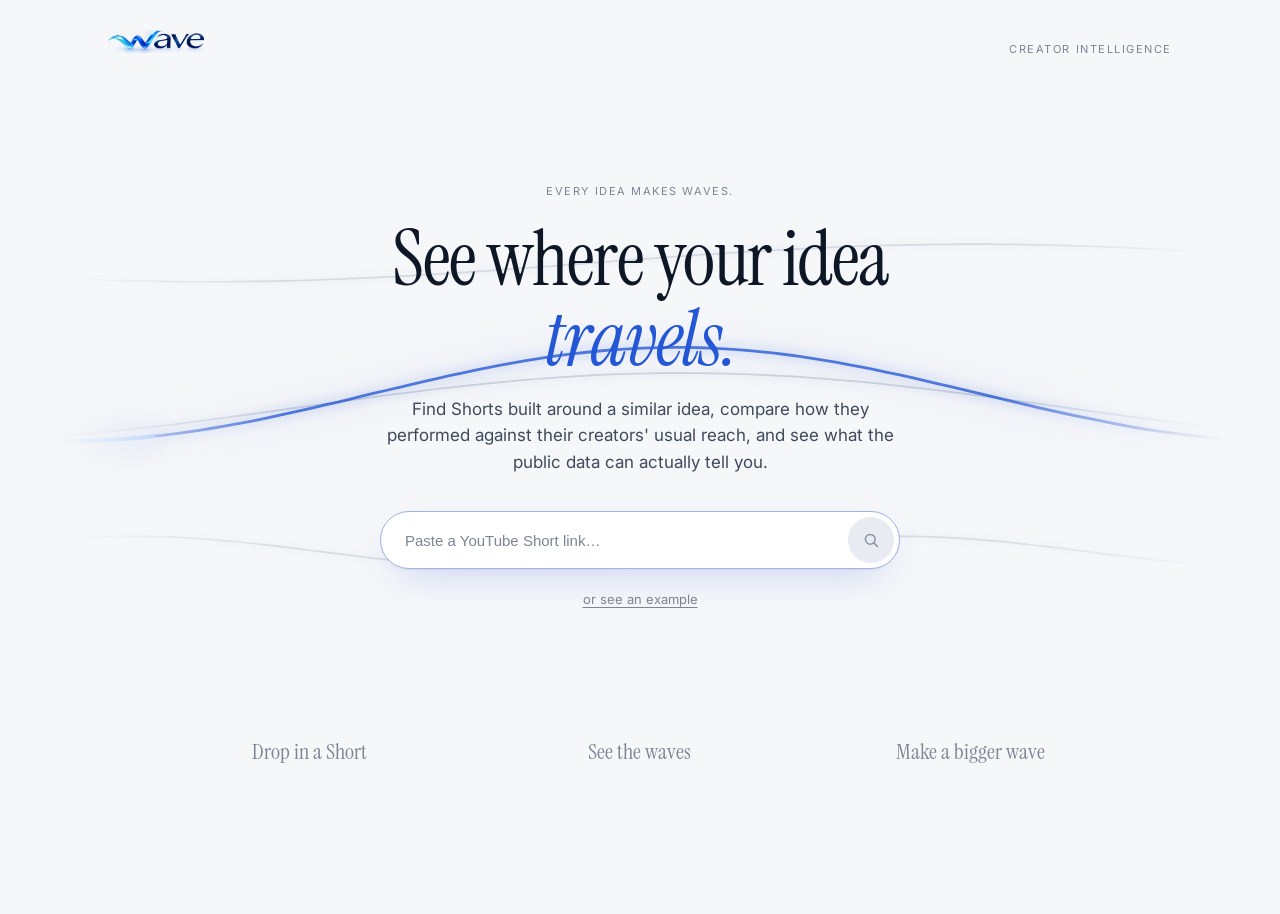
<file: wave/index.html>
<!doctype html><html lang="en"><head><meta charset="utf-8"><meta name="viewport" content="width=device-width,initial-scale=1">
<title>Wave — Same idea. Different outcomes.</title>
<link rel="preconnect" href="https://fonts.googleapis.com"><link rel="stylesheet" href="https://fonts.googleapis.com/css2?family=Inter:wght@400;500;600&family=Instrument+Serif:ital@0;1&display=swap">
<link rel="stylesheet" href="app.css"><style>html{--font-sans:"Inter",system-ui,sans-serif;--font-serif:"Instrument Serif",Georgia,serif}</style>
</head><body><div id="root"></div><script src="app.js"></script></body></html>
</file>
<file: wave/app.css>
/* Wave design kit ("VAVE minimal wave") — palette tokens.
   Blue is a signal, not a fill. Sea glass is for sparing accents. */
:root {
  --bg: #fafbfc;            /* Paper */
  --surface: #ffffff;
  --ink: #203a56;           /* Deep water: main text */
  --ink-2: #718096;         /* Slate */
  --ink-3: #8a96a3;
  --line: #e5ebf1;          /* Hairline */
  --mist: #eff5fa;          /* Mist */
  --pale: #dceaf6;          /* Foam */
  --sage: #a8c9c0;          /* Sea glass (sparingly) */
  --water: #4d8fd6;         /* Current */
  --deep: #203a56;          /* Deep water */
  --radius: 18px;
  --shadow: 0 1px 2px rgba(32, 58, 86, 0.04), 0 8px 32px rgba(32, 58, 86, 0.05);
  --ease: cubic-bezier(0.22, 1, 0.36, 1);
}

* { box-sizing: border-box; }
html, body { margin: 0; padding: 0; }
body {
  background: var(--bg);
  color: var(--ink);
  font-family: var(--font-sans), system-ui, -apple-system, sans-serif;
  font-size: 15px;
  line-height: 1.55;
  -webkit-font-smoothing: antialiased;
}
a { color: inherit; }
button { font: inherit; cursor: pointer; }

.serif { font-family: var(--font-serif), Georgia, serif; font-weight: 400; }
.eyebrow {
  font-size: 11px; letter-spacing: 0.14em; text-transform: uppercase; color: var(--ink-3);
}
.muted { color: var(--ink-2); }
.faint { color: var(--ink-3); }

/* ---------- shell ---------- */
.shell { max-width: 1120px; margin: 0 auto; padding: 28px 28px 96px; }
.topbar { display: flex; align-items: baseline; justify-content: space-between; margin-bottom: 8px; }
.wordmark { font-size: 22px; letter-spacing: -0.01em; text-decoration: none; }
.wordmark span { color: var(--water); }

/* ---------- hero ---------- */
.hero { min-height: 72vh; display: grid; place-items: center; text-align: center; position: relative; }
.hero-inner { position: relative; z-index: 1; max-width: 680px; }
.hero h1 { font-size: clamp(40px, 6.2vw, 78px); line-height: 1.02; letter-spacing: -0.02em; margin: 18px 0 18px; }
.hero h1 em { color: var(--water); font-style: italic; }
.hero p.lede { font-size: 17px; color: var(--ink-2); max-width: 520px; margin: 0 auto 36px; }
.hero-rings { position: absolute; inset: 0; display: grid; place-items: center; pointer-events: none; overflow: hidden; }

/* ---------- drop input ---------- */
.drop {
  display: flex; align-items: center; gap: 8px;
  background: var(--surface); border: 1px solid var(--line); border-radius: 999px;
  padding: 6px 6px 6px 22px; box-shadow: var(--shadow);
  transition: border-color .3s var(--ease), box-shadow .3s var(--ease);
  max-width: 560px; margin: 0 auto;
}
.drop:focus-within { border-color: var(--water); box-shadow: 0 0 0 6px rgba(59, 125, 216, 0.08), var(--shadow); }
.drop input { flex: 1; border: 0; outline: 0; background: transparent; font-size: 15px; color: var(--ink); min-width: 0; }
.drop input::placeholder { color: var(--ink-3); }
.btn {
  border: 0; border-radius: 999px; padding: 12px 22px; background: var(--ink); color: #fff;
  font-size: 14px; letter-spacing: 0.01em; transition: transform .2s var(--ease), background .2s;
}
.btn:hover { background: var(--deep); }
.btn:active { transform: scale(0.97); }
.btn:disabled { opacity: .5; cursor: default; }
.linkbtn { background: none; border: 0; padding: 0; color: var(--ink-3); text-decoration: underline; text-underline-offset: 3px; font-size: 13px; }
.linkbtn:hover { color: var(--water); }
.error { color: #9a3b2e; font-size: 13px; margin-top: 12px; }

/* ---------- ripple rings (decorative) ---------- */
.ring { fill: none; stroke: var(--pale); stroke-width: 1; }
.ring-pulse {
  fill: none; stroke: var(--water); stroke-width: 1; opacity: 0;
  transform-box: fill-box; transform-origin: center;
  animation: ripple 4.8s var(--ease) infinite;
}
.ring-pulse.d2 { animation-delay: 1.6s; }
.ring-pulse.d3 { animation-delay: 3.2s; }
@keyframes ripple {
  0% { transform: scale(0.15); opacity: .45; }
  100% { transform: scale(1); opacity: 0; }
}

/* ---------- loading ---------- */
.loading { min-height: 70vh; display: grid; place-items: center; text-align: center; }
.loading p { margin-top: 8px; transition: opacity .4s; }

/* ---------- results ---------- */
.results-head { display: flex; justify-content: space-between; align-items: end; gap: 24px; margin: 40px 0 24px; flex-wrap: wrap; }
.results-head h2 { font-size: clamp(32px, 4vw, 48px); line-height: 1.05; margin: 6px 0 0; letter-spacing: -0.015em; }
.grid { display: grid; grid-template-columns: minmax(0, 1.55fr) minmax(0, 1fr); gap: 20px; }
@media (max-width: 880px) { .grid { grid-template-columns: 1fr; } }

.card { background: var(--surface); border: 1px solid var(--line); border-radius: var(--radius); box-shadow: var(--shadow); }
.card-pad { padding: 24px; }

/* toggle */
.toggle { display: inline-flex; background: var(--mist); border-radius: 999px; padding: 4px; position: relative; }
.toggle button {
  border: 0; background: transparent; padding: 8px 16px; border-radius: 999px; font-size: 13px; color: var(--ink-2);
  position: relative; z-index: 1; transition: color .3s var(--ease);
}
.toggle button[aria-pressed="true"] { color: var(--ink); }
.toggle .thumb {
  position: absolute; top: 4px; bottom: 4px; border-radius: 999px; background: var(--surface);
  box-shadow: 0 1px 3px rgba(31, 42, 36, .1); transition: left .45s var(--ease), width .45s var(--ease);
}

/* map */
.map-wrap { position: relative; }
.map-head { display: flex; justify-content: space-between; align-items: center; gap: 12px; padding: 18px 20px 0; flex-wrap: wrap; }
.map svg { display: block; width: 100%; height: auto; }
.dot { cursor: pointer; transition: r .8s var(--ease), fill .8s var(--ease), opacity .4s; }
.dot:hover { opacity: .85; }
.dot.selected { stroke: var(--ink); stroke-width: 2; }
.dot.hidden-subs { fill: none !important; stroke: var(--ink-3); stroke-dasharray: 3 3; }
.origin { fill: var(--surface); stroke: var(--water); stroke-width: 2.5; cursor: pointer; transition: r .8s var(--ease); }
.origin-core { fill: var(--water); pointer-events: none; }
.label { font-size: 11px; fill: var(--ink-2); pointer-events: none; transition: opacity .4s; }
.label strong { font-weight: 600; }
.map-foot { display: flex; justify-content: space-between; align-items: center; padding: 0 20px 18px; gap: 12px; min-height: 44px; flex-wrap: wrap; }
.legend { display: flex; align-items: center; gap: 8px; font-size: 12px; color: var(--ink-3); }
.legend .bar { width: 96px; height: 6px; border-radius: 999px; background: linear-gradient(90deg, var(--pale), var(--deep)); }
.hover-caption { font-size: 13px; color: var(--ink-2); max-width: 60%; white-space: nowrap; overflow: hidden; text-overflow: ellipsis; }

/* side panel */
.panel h3 { font-size: 24px; line-height: 1.2; margin: 8px 0 4px; }
.thumb-box {
  aspect-ratio: 9 / 16; max-height: 220px; border-radius: 14px; background: linear-gradient(160deg, var(--mist), var(--pale));
  display: grid; place-items: center; color: var(--ink-3); font-size: 12px; overflow: hidden; margin-bottom: 14px;
}
.thumb-box img { width: 100%; height: 100%; object-fit: cover; }
.stats { display: grid; grid-template-columns: repeat(2, 1fr); gap: 1px; background: var(--line); border: 1px solid var(--line); border-radius: 14px; overflow: hidden; margin: 18px 0; }
.stat { background: var(--surface); padding: 12px 14px; }
.stat .v { font-size: 20px; letter-spacing: -0.01em; }
.stat .k { font-size: 11px; color: var(--ink-3); text-transform: uppercase; letter-spacing: .1em; }
.stat.hero-stat .v { color: var(--deep); }
.pill { display: inline-block; font-size: 11px; padding: 3px 10px; border-radius: 999px; background: var(--mist); color: var(--deep); }

/* verdict */
.verdict { margin-top: 20px; }
.verdict-grid { display: grid; grid-template-columns: repeat(3, 1fr); gap: 20px; }
@media (max-width: 880px) { .verdict-grid { grid-template-columns: 1fr; } }
.verdict h4 { margin: 0 0 10px; font-size: 20px; }
.verdict ul { margin: 0; padding-left: 18px; color: var(--ink-2); }
.verdict li { margin-bottom: 6px; }
.sources { display: flex; flex-wrap: wrap; gap: 6px; margin-top: 12px; }
.sources a { font-size: 12px; text-decoration: none; padding: 4px 10px; border: 1px solid var(--line); border-radius: 999px; color: var(--ink-2); }
.sources a:hover { border-color: var(--water); color: var(--water); }
.next {
  margin-top: 20px; padding: 28px; border-radius: var(--radius); color: #fff;
  background: radial-gradient(120% 140% at 0% 0%, #2f6fcf 0%, var(--deep) 55%, #072a66 100%);
}
.next h4 { color: #fff; font-size: 26px; margin: 6px 0 8px; }
.next .eyebrow { color: rgba(255, 255, 255, .7); }
.next p { margin: 0; color: rgba(255, 255, 255, .92); font-size: 16px; max-width: 760px; }

/* timeline */
.timeline svg { width: 100%; height: 70px; display: block; }
.tl-axis { stroke: var(--line); }
.tl-dot { transition: r .6s var(--ease); }

.footer { margin-top: 56px; font-size: 12px; color: var(--ink-3); text-align: center; }

/* entrance */
.rise { animation: rise .7s var(--ease) both; }
.rise.d1 { animation-delay: .08s; } .rise.d2 { animation-delay: .16s; } .rise.d3 { animation-delay: .24s; }
@keyframes rise { from { opacity: 0; transform: translateY(10px); } to { opacity: 1; transform: none; } }

@media (prefers-reduced-motion: reduce) {
  *, *::before, *::after { animation: none !important; transition: none !important; }
}

/* ---------- v2: inspiration brief ---------- */
.controls { display: flex; justify-content: space-between; align-items: center; gap: 12px; flex-wrap: wrap; padding: 18px 20px 0; }
.chips { display: flex; gap: 6px; flex-wrap: wrap; }
.chip {
  border: 1px solid var(--line); background: var(--surface); color: var(--ink-2);
  padding: 7px 14px; border-radius: 999px; font-size: 13px; white-space: nowrap; transition: all .25s var(--ease);
}
.chip:hover { border-color: var(--sage); color: var(--ink); }
.chip[aria-pressed="true"] { background: var(--deep); border-color: var(--deep); color: #fff; }

/* ripple nodes */
.node { cursor: pointer; transform-box: fill-box; transform-origin: center; animation: emerge .7s var(--ease) both; }
.node .ring-perf { fill: none; transition: r .8s var(--ease), stroke .8s var(--ease), stroke-width .3s; }
.node:hover .ring-perf { stroke-width: 4; }
.node:hover { filter: drop-shadow(0 6px 10px rgba(31, 42, 36, .18)); }
.node.selected .ring-perf { stroke: var(--deep) !important; stroke-width: 4; }
@keyframes emerge { from { opacity: 0; transform: scale(.4); } to { opacity: 1; transform: none; } }
.drop-origin { animation: droplet .9s var(--ease) both; transform-box: fill-box; transform-origin: center; }
@keyframes droplet { 0% { transform: scale(.2) translateY(-40px); opacity: 0; } 60% { transform: scale(1.1); opacity: 1; } 100% { transform: none; } }

/* list fallback */
.list { padding: 8px 12px 16px; }
.row {
  display: grid; grid-template-columns: 44px minmax(0, 1fr) auto; gap: 14px; align-items: center;
  width: 100%; text-align: left; background: none; border: 0; border-radius: 12px; padding: 10px 10px;
  transition: background .2s var(--ease), transform .2s var(--ease); color: inherit;
}
.row:hover { background: var(--mist); transform: translateY(-1px); }
.row.selected { background: var(--mist); }
.row .t { white-space: nowrap; overflow: hidden; text-overflow: ellipsis; font-size: 14px; }
.row .m { font-size: 12px; color: var(--ink-3); }
.mini-thumb { width: 44px; height: 44px; border-radius: 10px; background: linear-gradient(160deg, var(--mist), var(--sage)); overflow: hidden; }
.mini-thumb img { width: 100%; height: 100%; object-fit: cover; }

/* performance badge */
.perf { display: inline-block; font-size: 11px; padding: 3px 10px; border-radius: 999px; white-space: nowrap; }
.perf.below { background: #f2f4f7; color: var(--ink-3); }
.perf.around { background: var(--mist); color: var(--ink-2); }
.perf.strong { background: var(--sage); color: var(--deep); }
.perf.outlier { background: var(--deep); color: #fff; }
.perf.na { background: transparent; color: var(--ink-3); border: 1px dashed var(--line); }
.definition { font-size: 12px; color: var(--ink-3); margin-top: 8px; }
.why { margin-top: 14px; font-size: 13px; color: var(--ink-2); }
.why b { font-weight: 600; color: var(--ink); }

/* three buckets */
.buckets { display: grid; grid-template-columns: repeat(3, 1fr); gap: 20px; }
@media (max-width: 880px) { .buckets { grid-template-columns: 1fr; } }
.bucket-tag { display: inline-block; font-size: 11px; line-height: 16px; letter-spacing: .12em; text-transform: uppercase; padding: 3px 10px; border: 1px solid transparent; border-radius: 999px; margin-bottom: 10px; vertical-align: top; }
.bucket-tag.observed { background: var(--deep); color: #fff; }
.bucket-tag.hypothesis { background: var(--mist); color: var(--ink-2); }
.bucket-tag.unknown { border-style: dashed; border-color: var(--sage); color: var(--ink-3); }
.trend { display: grid; grid-template-columns: minmax(0, 1fr) minmax(0, 1.1fr); gap: 20px; margin-top: 20px; }
@media (max-width: 880px) { .trend { grid-template-columns: 1fr; } }

/* ---------- issue #6: edge states, skeleton, thumbnails, mobile ---------- */

/* fade-in continues through the trend and next-experiment cards */
.rise.d4 { animation-delay: .32s; }
.rise.d5 { animation-delay: .40s; }
.rise.d6 { animation-delay: .48s; }

/* VideoPanel thumbnail: Shorts are vertical, so keep the 9:16 frame at a fixed width */
.panel .thumb-box { width: 150px; aspect-ratio: 9 / 16; max-height: none; margin: 0 0 14px; }
.thumb-box span { padding: 12px; text-align: center; font-size: 12px; color: var(--ink-3); }

/* skeleton shimmer while the verdict loads */
.skel {
  display: block; height: 12px; border-radius: 999px; margin: 12px 0;
  background: linear-gradient(90deg, var(--mist) 25%, #ffffff 50%, var(--mist) 75%);
  background-size: 200% 100%;
  animation: shimmer 1.4s linear infinite;
}
.skel-eyebrow { width: 28%; height: 8px; margin-top: 0; }
.skel-title { width: 60%; height: 20px; margin: 14px 0 16px; }
.skel-line { width: 100%; }
.skel-line.short { width: 70%; }
@keyframes shimmer { from { background-position: 200% 0; } to { background-position: -200% 0; } }

/* empty state: fewer than 3 similar Shorts */
.empty { max-width: 640px; margin: 20px auto 0; text-align: left; }
.empty h4 { font-size: 26px; margin: 8px 0 10px; }
.empty p { margin: 0 0 22px; }
.empty .btn { display: inline-block; text-decoration: none; }

/* narrow screens (390px phones) */
@media (max-width: 560px) {
  .shell { padding: 20px 16px 72px; }
  .results-head { margin: 28px 0 18px; }
  .card-pad { padding: 18px; }
  .map-head { padding: 14px 14px 0; }
  .map-foot { padding: 0 14px 14px; flex-direction: column; align-items: flex-start; gap: 6px; }
  .hover-caption { max-width: 100%; white-space: normal; }
  .legend { flex-wrap: wrap; }
  .buckets, .trend { gap: 14px; }
  .trend { margin-top: 14px; }
  .verdict h4 { font-size: 18px; }
  .next { padding: 22px; }
  .next h4 { font-size: 22px; }
  .panel h3 { font-size: 20px; }
  .panel .thumb-box { width: 120px; }
  .stat.hero-stat .v { font-size: 18px; }
  .footer { margin-top: 40px; }
}
/* share your ripple (components/ShareCard.tsx) */
.share { display: flex; align-items: center; gap: 12px; flex-wrap: wrap; }
.share-btn { background: var(--deep); }
.share-btn:hover { background: var(--water); }

/* ---------- v3: portrait Short cards, heat glow, inline player ---------- */
.card-scale { transition: transform .8s var(--ease); }
.card-frame { stroke: #fff; stroke-width: 2.5; transition: stroke .25s var(--ease), stroke-width .25s; }
.node:hover .card-frame { stroke: var(--water); }
.card-frame.selected { stroke: var(--deep); stroke-width: 3.5; }
.card-frame.origin-frame { stroke: var(--water); stroke-width: 3.5; }
.card-frame.origin-frame.selected { stroke: var(--deep); }
.origin-halo { fill: rgba(59, 125, 216, 0.07); }
.heat-layer { transition: opacity .9s var(--ease); pointer-events: none; }
.perf-dot { transition: fill .8s var(--ease); pointer-events: none; }

.player {
  position: relative; width: 100%; max-width: 240px; aspect-ratio: 9 / 16; margin: 0 auto 18px;
  border-radius: 18px; overflow: hidden; background: #0d1b2a; box-shadow: 0 10px 30px rgba(13, 27, 42, .18);
}
.player iframe { position: absolute; inset: 0; width: 100%; height: 100%; border: 0; }
.player .poster { position: absolute; inset: 0; width: 100%; height: 100%; object-fit: cover; }
.player .play {
  position: absolute; inset: 0; display: grid; place-items: center; background: transparent; border: 0; color: #fff;
}
.player .play span {
  width: 62px; height: 62px; border-radius: 999px; background: rgba(255,255,255,.22); backdrop-filter: blur(8px);
  display: grid; place-items: center; font-size: 22px; transition: transform .25s var(--ease), background .25s;
}
.player .play:hover span { transform: scale(1.08); background: rgba(255,255,255,.32); }
.player .ph { position: absolute; inset: 0; display: grid; place-items: center; color: var(--ink-3); font-size: 12px; background: linear-gradient(160deg, var(--mist), var(--pale)); }
@media (min-width: 881px) { .panel { position: sticky; top: 20px; align-self: start; } }
.grid { align-items: start; }
/* how it works strip (components/HowItWorks.tsx) */
.how { margin: 24px auto 0; max-width: 960px; }
.how-steps { list-style: none; margin: 0; padding: 0; display: grid; grid-template-columns: repeat(3, minmax(0, 1fr)); gap: 40px; }
.how-step { display: flex; flex-direction: column; align-items: flex-start; }
.how-num {
  width: 32px; height: 32px; border-radius: 50%; border: 1px solid var(--line);
  display: grid; place-items: center; font-size: 13px; color: var(--water); margin-bottom: 16px;
}
.how-title { font-size: 20px; line-height: 1.2; margin: 0 0 8px; color: var(--ink); }
.how-body { font-size: 14px; line-height: 1.6; color: var(--ink-2); margin: 0; }
@media (max-width: 700px) {
  .how-steps { grid-template-columns: 1fr; gap: 28px; }
}
/* 404 page (app/not-found.tsx) */
.nf { min-height: 100vh; display: grid; place-items: center; text-align: center; position: relative; overflow: hidden; padding: 28px; }
.nf-rings { position: absolute; inset: 0; display: grid; place-items: center; pointer-events: none; }
.nf-inner { position: relative; z-index: 1; max-width: 560px; }
.nf-title { font-size: clamp(36px, 7vw, 48px); line-height: 1.05; letter-spacing: -0.015em; margin: 14px 0 12px; }
.nf-line { color: var(--ink-2); margin: 0 0 32px; }
.nf-btn { display: inline-block; text-decoration: none; }

/* ---------- The Current (components/CurrentCanvas.tsx) ---------- */
.cc { position: relative; padding: 0 12px 12px; }
.cc-box {
  position: relative; height: 600px; overflow: hidden; border-radius: 14px; background: #eff5fa;
  border: 1px solid var(--line); cursor: grab; touch-action: none; user-select: none;
}
.cc-box.grabbing { cursor: grabbing; }
.cc-world { position: absolute; left: 0; top: 0; transform-origin: 0 0; will-change: transform; }
.cc-world.anim { transition: transform .7s var(--ease); }
.cc-lane { position: absolute; left: 0; right: 0; border-top: 1px dashed #dce6f0; }
.cc-lane:first-child { border-top: 0; }
.cc-lane-label { position: absolute; left: 16px; top: 14px; font-size: 12px; letter-spacing: .08em; text-transform: uppercase; color: var(--ink-3); width: 130px; line-height: 1.4; }
.cc-paths { position: absolute; left: 0; top: 0; pointer-events: none; overflow: visible; }
.cc-path { fill: none; stroke: #c9dbee; stroke-width: 1.2; opacity: 0; animation: cc-fade .8s var(--ease) .5s forwards; }
.cc-path.on { stroke: var(--water); stroke-width: 2; }
.cc-reveal { fill: none; stroke: var(--water); stroke-width: 2; opacity: .5; stroke-dasharray: 4000; stroke-dashoffset: 4000; animation: cc-wave 1.6s var(--ease) forwards, cc-out .6s ease 1.4s forwards; }
@keyframes cc-wave { to { stroke-dashoffset: 0; } }
@keyframes cc-out { to { opacity: 0; } }
@keyframes cc-fade { to { opacity: 1; } }
.cc-pos { position: absolute; left: 0; top: 0; transition: transform .8s var(--ease); }
.cc-in { animation: cc-rise .6s var(--ease) both; }
@keyframes cc-rise { from { opacity: 0; transform: translateY(10px) scale(.96); } to { opacity: 1; transform: none; } }

.cc-card {
  display: block; width: 100%; padding: 0; text-align: left; background: var(--surface); color: inherit;
  border: 1px solid var(--line); border-radius: 12px; overflow: hidden; cursor: pointer;
  transition: transform .25s var(--ease), box-shadow .25s var(--ease), border-color .25s, opacity .3s;
}
.cc-card:hover { transform: translateY(-3px); box-shadow: 0 8px 20px rgba(32, 58, 86, .12); border-color: #c9dbee; }
.cc-card.selected { border-color: var(--water); box-shadow: 0 0 0 2px var(--water), 0 10px 24px rgba(32, 58, 86, .16); }
.cc-card.origin { border-color: var(--deep); box-shadow: 0 0 0 2px var(--deep); }
.cc-card.dim { opacity: .7; }
.cc-card.glow { box-shadow: 0 0 0 1px rgba(77, 143, 214, .5), 0 0 28px rgba(77, 143, 214, .45); }
.cc-thumb { position: relative; aspect-ratio: 9 / 16; background: #dcEAf6; }
.cc-thumb img { width: 100%; height: 100%; object-fit: cover; display: block; }
.cc-ph { width: 100%; height: 100%; background: linear-gradient(160deg, #eff5fa, #dceaf6); }
.cc-badge { position: absolute; left: 6px; top: 6px; font-size: 10px; padding: 2px 7px; border-radius: 999px; background: rgba(255,255,255,.92); color: var(--ink); font-weight: 600; }
.cc-badge.outlier { background: var(--deep); color: #fff; }
.cc-badge.strong { background: var(--water); color: #fff; }
.cc-badge.you { background: var(--deep); color: #fff; }
.cc-meta { padding: 6px 8px 8px; transition: opacity .3s var(--ease); }
.cc-creator { font-size: 10px; color: var(--ink-3); white-space: nowrap; overflow: hidden; text-overflow: ellipsis; }
.cc-title { font-size: 11px; line-height: 1.3; color: var(--ink); display: -webkit-box; -webkit-line-clamp: 2; -webkit-box-orient: vertical; overflow: hidden; }
.cc-line { font-size: 10px; color: var(--ink-3); margin-top: 3px; white-space: nowrap; }
/* semantic zoom */
.z-far .cc-meta { display: none; }
.z-far .cc-badge { transform: scale(1.6); transform-origin: left top; }
.z-mid .cc-title, .z-mid .cc-line { display: none; }
.z-far .cc-lane-label { font-size: 22px; width: 160px; }

.cc-axis { position: absolute; left: 16px; right: 16px; bottom: 10px; display: flex; justify-content: space-between; font-size: 11px; color: var(--ink-3); pointer-events: none; }
.cc-toolbar {
  position: absolute; right: 24px; top: 12px; display: flex; align-items: center; gap: 2px; padding: 4px;
  background: var(--surface); border: 1px solid var(--line); border-radius: 999px; box-shadow: var(--shadow);
}
.cc-toolbar button { border: 0; background: transparent; padding: 6px 10px; border-radius: 999px; font-size: 13px; color: var(--ink-2); }
.cc-toolbar button:hover { background: var(--mist); color: var(--ink); }
.cc-pct { font-size: 12px; color: var(--ink-3); min-width: 40px; text-align: center; }
.cc-sep { width: 1px; height: 18px; background: var(--line); margin: 0 4px; }
.cc-legend { font-size: 12px; color: var(--ink-3); padding: 10px 4px 0; }
.waves-grid { display: grid; grid-template-columns: repeat(auto-fill, minmax(120px, 1fr)); gap: 14px; padding: 16px 20px 20px; }
@media (prefers-reduced-motion: reduce) { .cc-world.anim, .cc-pos { transition: none; } }

/* ---------- Wave kit: wave motif and loader (components/WaveMotif.tsx) ---------- */
.wave-motif { display: block; max-width: 100%; height: auto; }
.wave-drift { animation: wave-drift 26s linear infinite; }
@keyframes wave-drift { from { transform: translateX(0); } to { transform: translateX(-50%); } }
.wave-loader { display: block; margin: 0 auto 8px; }
.wave-travel {
  stroke-dasharray: 18 82;
  stroke-dashoffset: 0;
  animation: wave-travel 1.8s linear infinite;
}
@keyframes wave-travel { from { stroke-dashoffset: 100; } to { stroke-dashoffset: 0; } }

/* ---------- Full-screen results (#29): canvas is the app ---------- */
main.shell:has(.fs) { max-width: none; padding: 0; }
.fs { display: flex; flex-direction: column; min-height: 100vh; }
.fs-bar {
  height: 56px; flex: 0 0 56px; display: flex; align-items: center; gap: 16px;
  padding: 0 20px; border-bottom: 1px solid var(--line); background: var(--surface);
}
.fs-bar .wordmark { font-size: 20px; text-decoration: none; }
.fs-query { font-size: 13px; color: var(--ink-2); white-space: nowrap; overflow: hidden; text-overflow: ellipsis; min-width: 0; flex: 1; text-align: center; }
.fs-right { display: flex; align-items: center; gap: 10px; flex-wrap: wrap; justify-content: flex-end; }
.fs-right .share-btn { padding: 8px 14px; font-size: 13px; }
.fs-right .chips { display: flex; gap: 4px; }
.fs-body { flex: 1; display: flex; min-height: 0; }
.fs-canvas { flex: 1; min-width: 0; padding: 12px 16px 0; }
.fs-canvas .cc { padding: 0; }
.fs-canvas .cc-box { height: calc(100vh - 56px - 96px); border-radius: 14px; }
.fs-inspector {
  position: relative; width: 380px; flex: 0 0 380px; overflow-y: auto; padding: 16px;
  border-left: 1px solid var(--line); background: var(--surface);
  animation: fs-slide .45s var(--ease) both;
}
.fs-inspector .panel { box-shadow: none; border: 0; padding: 0; }
.fs-close {
  position: absolute; top: 10px; right: 12px; z-index: 2; border: 0; background: transparent;
  font-size: 22px; line-height: 1; color: var(--ink-2); cursor: pointer; padding: 4px 8px;
}
.fs-close:hover { color: var(--ink); }
@keyframes fs-slide { from { opacity: 0; transform: translateX(16px); } to { opacity: 1; transform: none; } }
.fs-why { padding: 8px 20px 0; max-height: 70vh; overflow-y: auto; border-top: 1px solid var(--line); background: var(--bg); }
.fs > .footer { margin: 24px 0 18px; }
@media (max-width: 880px) {
  .fs-body { flex-direction: column; }
  .fs-inspector { width: auto; flex: none; border-left: 0; border-top: 1px solid var(--line); }
  .fs-canvas .cc-box { height: 60vh; }
  .fs-query { display: none; }
}
.cc-path:not(.on) { opacity: .25 !important; animation: none; }
/* ---------- Wave kit: canvas polish (components/CurrentCanvas.tsx, #25 item 3) ---------- */
.cc-box:focus-visible { outline: 2px solid var(--water); outline-offset: 2px; }
.cc-labels { position: absolute; inset: 0; pointer-events: none; overflow: hidden; }
.cc-lane-tag {
  position: absolute; left: 12px; transform: translateY(-50%);
  font-size: 11px; letter-spacing: .08em; text-transform: uppercase; color: var(--ink-2);
  background: rgba(250, 251, 252, .9); padding: 3px 8px; border-radius: 999px;
  white-space: nowrap; box-shadow: 0 1px 2px rgba(32, 58, 86, .06);
}

/* ---------- Wave kit: compare tray (components/CurrentCanvas.tsx, #25 item 4) ---------- */
.cc-card.compare { outline: 2px dashed var(--water); outline-offset: 3px; }
.cc-tray { margin: 14px 12px 0; background: var(--surface); border: 1px solid var(--line); border-radius: 14px; padding: 16px 18px; }
.cc-tray-head { display: flex; justify-content: space-between; align-items: center; }
.cc-tray-names { display: flex; gap: 24px; margin: 8px 0 10px; font-size: 13px; color: var(--ink-2); flex-wrap: wrap; }
.cc-tray-table { width: 100%; border-collapse: collapse; font-size: 13px; }
.cc-tray-table th, .cc-tray-table td { text-align: left; padding: 6px 8px; border-top: 1px solid var(--line); font-weight: 400; }
.cc-tray-table thead th { font-size: 11px; letter-spacing: .08em; text-transform: uppercase; color: var(--ink-3); border-top: 0; }
.cc-tray-table tbody th { color: var(--ink-2); }
@media (max-width: 560px) { .cc-tray-table th, .cc-tray-table td { padding: 5px 4px; font-size: 12px; } }

/* breakout spotlight (mode → "Remove creator size") */
.cc-pos.on-top { z-index: 5; }
.cc-spot { animation: cc-pop 3.2s var(--ease) both !important; }
.cc-spot .cc-card { border-color: var(--water); }
@keyframes cc-pop {
  0% { transform: none; filter: none; }
  18% { transform: translateY(-14px) scale(1.22); filter: drop-shadow(0 18px 30px rgba(77, 143, 214, .55)); }
  70% { transform: translateY(-10px) scale(1.16); filter: drop-shadow(0 14px 26px rgba(77, 143, 214, .45)); }
  100% { transform: none; filter: none; }
}
@media (prefers-reduced-motion: reduce) { .cc-spot { animation: none !important; } }

/* ---------- calm pass: fewer lines, fewer words, more air ---------- */
.cc-box { background: radial-gradient(120% 90% at 0% 50%, #f6f9fc 0%, #eef4fa 60%, #e9f1f9 100%); border: 0; }
.cc-lane, .cc-lane:first-child { border-top: 0; }
.cc-lane-tag { background: transparent; box-shadow: none; color: var(--ink-3); font-size: 10px; letter-spacing: .14em; padding: 0; }
.cc-path { opacity: 0 !important; animation: none !important; transition: opacity .4s var(--ease); }
.cc-path.on { opacity: .9 !important; stroke-width: 1.6; }
.cc-card { border: 0; border-radius: 14px; background: transparent; box-shadow: 0 1px 2px rgba(32, 58, 86, .06), 0 6px 18px rgba(32, 58, 86, .08); }
.cc-card:hover { transform: translateY(-4px) scale(1.03); box-shadow: 0 14px 32px rgba(32, 58, 86, .18); }
.cc-thumb { border-radius: 14px; overflow: hidden; }
.cc-card.dim { opacity: .55; filter: saturate(.6); }
.cc-card.origin { box-shadow: 0 0 0 2px #fff, 0 0 0 4px var(--deep), 0 10px 26px rgba(32, 58, 86, .2); }
.cc-card.selected { box-shadow: 0 0 0 2px #fff, 0 0 0 4px var(--water), 0 14px 32px rgba(32, 58, 86, .2); }
.cc-badge { left: auto; right: 6px; top: 6px; backdrop-filter: blur(6px); }
.cc-badge.you { left: 6px; right: auto; }
.cc-tip {
  position: absolute; left: 0; right: 0; bottom: 0; padding: 22px 8px 8px; font-size: 10px; line-height: 1.35; color: #fff;
  background: linear-gradient(transparent, rgba(13, 27, 42, .78)); opacity: 0; transform: translateY(6px);
  transition: opacity .25s var(--ease), transform .25s var(--ease); pointer-events: none;
}
.cc-tip b { display: block; font-weight: 600; font-size: 11px; white-space: nowrap; overflow: hidden; text-overflow: ellipsis; }
.cc-card:hover .cc-tip, .cc-card.selected .cc-tip { opacity: 1; transform: none; }
.cc-hint {
  position: absolute; left: 50%; bottom: 14px; transform: translateX(-50%); font-size: 11px; color: var(--ink-3);
  background: rgba(255, 255, 255, .7); backdrop-filter: blur(8px); padding: 5px 12px; border-radius: 999px;
  pointer-events: none; animation: cc-hint 6s var(--ease) 1.2s both;
}
@keyframes cc-hint { 0% { opacity: 0; } 12% { opacity: 1; } 80% { opacity: 1; } 100% { opacity: 0; } }
.cc-toolbar { top: auto; bottom: 14px; right: 18px; background: rgba(255, 255, 255, .72); backdrop-filter: blur(12px); box-shadow: 0 6px 20px rgba(32, 58, 86, .1); border-color: rgba(229, 235, 241, .8); }
.cc-toolbar button { font-size: 15px; }
.cc-pct { font-size: 11px; min-width: 36px; }
.cc-path:not(.on) { opacity: 0 !important; }
.cc-card.glow { box-shadow: 0 0 0 2px rgba(255,255,255,.9), 0 0 0 3px rgba(77, 143, 214, .55), 0 0 34px rgba(77, 143, 214, .5); }
.cc-card.glow.dim { filter: none; opacity: .8; }

/* #33: source chips over the canvas, and "Meet your twin" card */
.fs-canvas { position: relative; }
.src-chips {
  position: absolute; left: 28px; bottom: 60px; z-index: 2;
  display: flex; flex-wrap: wrap; align-items: center; gap: 6px; max-width: calc(100% - 56px);
  pointer-events: none;
}
.src-label { font-size: 12px; color: var(--ink-2); margin-right: 2px; }
.src-chip {
  pointer-events: auto; font-size: 12px; color: var(--deep); text-decoration: none;
  background: rgba(255,255,255,0.92); border: 1px solid var(--line); border-radius: 999px;
  padding: 4px 10px; max-width: 220px; overflow: hidden; text-overflow: ellipsis; white-space: nowrap;
  transition: border-color .3s ease;
}
.src-chip:hover { border-color: var(--water); }
.twin-card {
  margin: 8px 20px 0; padding: 16px 20px; border: 1px solid var(--line); border-radius: 14px;
  background: var(--bg);
}
.twin-title { margin: 0; font-size: 20px; font-weight: 500; color: var(--deep); }
.twin-sub { margin: 4px 0 10px; font-size: 13px; color: var(--ink-2); }
.twin-list { list-style: none; margin: 0; padding: 0; display: grid; gap: 10px; }
.twin-tag {
  display: inline-block; font-size: 11px; color: var(--deep); background: var(--pale);
  border-radius: 999px; padding: 2px 8px; margin-right: 8px; vertical-align: middle;
}
.twin-link { color: var(--ink); text-decoration: none; font-size: 14px; }
.twin-link:hover { color: var(--water); }
.twin-snip { margin: 4px 0 0; font-size: 13px; color: var(--ink-2); }

/* ---------- immersive results: the canvas is the whole screen ---------- */
.fs { position: relative; height: 100vh; overflow: hidden; display: block; }
.fs-top {
  position: absolute; z-index: 6; top: 0; left: 0; right: 0; height: 64px;
  display: flex; align-items: center; gap: 18px; padding: 0 24px; pointer-events: none;
  background: linear-gradient(#f6f9fc 0%, rgba(246, 249, 252, .85) 45%, rgba(246, 249, 252, 0) 100%);
}
.fs-top > * { pointer-events: auto; }
.fs-top .wordmark { font-size: 22px; text-decoration: none; color: var(--deep); }
.fs-top .fs-query { flex: 1; text-align: left; font-size: 13px; color: var(--ink-3); letter-spacing: .01em; }
.fs-actions { display: flex; align-items: center; gap: 2px; }
.fs-actions .ghost, .fs-actions .share-btn {
  background: transparent !important; color: var(--ink-2) !important; border: 0; box-shadow: none;
  font-size: 13px; padding: 7px 12px; border-radius: 999px; transition: background .2s, color .2s;
}
.fs-actions .ghost:hover, .fs-actions .share-btn:hover, .fs-actions .ghost[aria-pressed="true"] {
  background: rgba(255, 255, 255, .7) !important; color: var(--ink) !important;
}
.fs-actions .share { gap: 0; }
.fs-body { height: 100vh; display: flex; }
.fs-canvas { position: relative; flex: 1; min-width: 0; padding: 0 !important; }
.fs-canvas .cc { padding: 0; height: 100%; }
.fs-canvas .cc-box { height: 100vh !important; border-radius: 0 !important; }
.fs-canvas .waves-grid, .fs-canvas .list { height: 100vh; overflow: auto; padding-top: 80px; padding-bottom: 110px; }
.fs-inspector { height: 100vh; border-left: 1px solid rgba(229, 235, 241, .8); background: rgba(255, 255, 255, .86); backdrop-filter: blur(16px); padding-top: 64px; }

/* bottom dock: the only controls */
.dock {
  position: absolute; z-index: 6; left: 50%; bottom: 22px; transform: translateX(-50%);
  display: flex; align-items: center; gap: 6px; padding: 5px;
  background: rgba(255, 255, 255, .72); backdrop-filter: blur(14px) saturate(1.4);
  border: 1px solid rgba(229, 235, 241, .9); border-radius: 999px; box-shadow: 0 10px 30px rgba(32, 58, 86, .12);
  animation: dock-in .6s var(--ease) .6s both;
}
@keyframes dock-in { from { opacity: 0; transform: translate(-50%, 12px); } to { opacity: 1; transform: translate(-50%, 0); } }
.dock-seg { display: flex; gap: 2px; }
.dock-seg button, .dock .toggle button {
  border: 0; background: transparent; color: var(--ink-3); font-size: 13px; padding: 7px 14px; border-radius: 999px;
  transition: background .25s var(--ease), color .25s var(--ease);
}
.dock-seg button:hover { color: var(--ink); }
.dock-seg button[aria-pressed="true"] { background: var(--deep); color: #fff; }
.dock .toggle { background: transparent; padding: 0; }
.dock .toggle .thumb { background: var(--mist); box-shadow: none; top: 0; bottom: 0; }
.dock .toggle button[aria-pressed="true"] { color: var(--deep); }
.dock-sep { width: 1px; height: 20px; background: var(--line); }
.cc-toolbar { bottom: 22px !important; right: 22px !important; }
.cc-hint { bottom: 78px !important; }
.src-chips { bottom: 26px !important; left: 22px !important; max-width: 30%; }
.src-label { font-size: 11px; color: var(--ink-3); }
.src-chip { font-size: 11px; padding: 3px 9px; background: rgba(255, 255, 255, .7); backdrop-filter: blur(8px); border-color: rgba(229, 235, 241, .9); }

/* "Why" sheet */
.sheet {
  position: fixed; z-index: 20; left: 50%; bottom: 0; transform: translateX(-50%);
  width: min(1100px, calc(100% - 32px)); max-height: 78vh; overflow-y: auto; padding: 28px 32px 8px;
  background: rgba(251, 252, 253, .96); backdrop-filter: blur(18px); border: 1px solid var(--line); border-bottom: 0;
  border-radius: 22px 22px 0 0; box-shadow: 0 -20px 60px rgba(32, 58, 86, .16); animation: sheet-up .5s var(--ease) both;
}
@keyframes sheet-up { from { transform: translate(-50%, 40px); opacity: 0; } to { transform: translate(-50%, 0); opacity: 1; } }
.sheet .verdict .results-head { margin-top: 24px !important; }
.sheet .twin-card { position: static; margin: 0 0 8px; }

/* wave field: lanes are slow currents; every 3s one Short makes a wave */
.cc-field { fill: none; stroke: rgba(77, 143, 214, .16); stroke-width: 1.2; stroke-dasharray: 6 10; animation: cc-flow 9s linear infinite; }
@keyframes cc-flow { to { stroke-dashoffset: -320; } }
.cc-path.pulse { opacity: .85 !important; stroke: var(--water); stroke-width: 1.8; stroke-dasharray: 10 14; animation: cc-travel 1.6s linear infinite !important; }
@keyframes cc-travel { to { stroke-dashoffset: -48; } }
.cc-pulse .cc-card { box-shadow: 0 0 0 2px #fff, 0 0 0 4px rgba(77, 143, 214, .7), 0 0 40px rgba(77, 143, 214, .45); }
.cc-pulse { animation: cc-breathe 3s var(--ease) both; }
@keyframes cc-breathe { 0% { transform: none; } 30% { transform: translateY(-6px) scale(1.05); } 100% { transform: none; } }
@media (prefers-reduced-motion: reduce) { .cc-field, .cc-path.pulse, .cc-pulse { animation: none !important; } }

/* wordmark */
.logo { display: inline-flex; align-items: center; gap: .28em; line-height: 1; }
.logo-mark { height: .95em; width: auto; overflow: visible; }
.logo-mark path { stroke-dasharray: 120; stroke-dashoffset: 120; animation: logo-draw 1.4s var(--ease) .1s forwards; }
@keyframes logo-draw { to { stroke-dashoffset: 0; } }
.logo-word { font-family: var(--font-sans), system-ui, sans-serif; font-weight: 600; letter-spacing: -0.03em; color: var(--deep); }
@media (prefers-reduced-motion: reduce) { .logo-mark path { animation: none; stroke-dashoffset: 0; } }
.wordmark .logo, .wordmark .logo-word { color: var(--deep); }
.logo-img { height: 1.3em; width: auto; display: block; mix-blend-mode: multiply; }
.logo-img { height: 1.05em; }

/* =========================================================================
   EDITORIAL PASS — warm paper, ink navy, one cobalt accent (matches the logo)
   ========================================================================= */
:root {
  --bg: #f7f4ee;          /* paper */
  --surface: #fffdf9;
  --ink: #141a2a;         /* ink navy */
  --ink-2: #545a6b;
  --ink-3: #9a9688;
  --line: #e6e0d4;        /* warm hairline */
  --mist: #efeae0;
  --pale: #ddd5c6;
  --water: #2f5bea;       /* cobalt */
  --deep: #141a2a;
}
body { background: var(--bg); }
::selection { background: #2f5bea22; }

/* canvas = paper with a faint grain of currents */
.cc-box, .fs-canvas .cc-box {
  background:
    radial-gradient(90% 70% at 85% 20%, rgba(47, 91, 234, .06), transparent 60%),
    radial-gradient(70% 60% at 10% 90%, rgba(214, 171, 102, .08), transparent 60%),
    #f7f4ee !important;
}
.cc-field { stroke: rgba(20, 26, 42, .07); stroke-dasharray: 2 9; }
.cc-path.on, .cc-path.pulse { stroke: var(--water); }
.cc-lane-tag { font-family: var(--font-serif), Georgia, serif; font-style: italic; text-transform: none; letter-spacing: 0; font-size: 15px; color: #8c8677; }

/* cards: printed photographs */
.cc-card { border-radius: 10px; box-shadow: 0 1px 0 rgba(20,26,42,.04), 0 10px 24px -10px rgba(20, 26, 42, .28); }
.cc-thumb { border-radius: 10px; }
.cc-card:hover { transform: translateY(-5px) rotate(-.6deg); box-shadow: 0 22px 40px -14px rgba(20, 26, 42, .4); }
.cc-card.dim { opacity: .38; filter: grayscale(.7); }
.cc-card.origin { box-shadow: 0 0 0 3px var(--bg), 0 0 0 4.5px var(--ink), 0 14px 30px -12px rgba(20,26,42,.45); }
.cc-card.selected { box-shadow: 0 0 0 3px var(--bg), 0 0 0 5px var(--water), 0 22px 44px -14px rgba(47, 91, 234, .45); }
.cc-card.glow { box-shadow: 0 0 0 3px var(--bg), 0 0 0 4.5px var(--water), 0 0 46px rgba(47, 91, 234, .38); }
.cc-pulse .cc-card { box-shadow: 0 0 0 3px var(--bg), 0 0 0 4.5px rgba(47, 91, 234, .8), 0 0 50px rgba(47, 91, 234, .35); }
.cc-badge { background: var(--surface); color: var(--ink); font-family: var(--font-serif), Georgia, serif; font-size: 13px; font-weight: 400; padding: 1px 8px; border-radius: 4px; }
.cc-badge.outlier, .cc-badge.strong { background: var(--water); color: #fff; }
.cc-badge.you { background: var(--ink); color: var(--bg); font-family: var(--font-sans); font-size: 10px; letter-spacing: .08em; text-transform: uppercase; }

/* editorial headline over the canvas */
.cv-lede { position: absolute; z-index: 5; top: 78px; left: 28px; max-width: 620px; pointer-events: none; animation: lede-in .9s var(--ease) .15s both; }
.lede-eyebrow { font-size: 11px; letter-spacing: .18em; text-transform: uppercase; color: var(--ink-3); }
.lede-title { font-size: clamp(30px, 3.3vw, 46px); line-height: 1.04; letter-spacing: -0.02em; margin: 10px 0 10px; color: var(--ink); }
.lede-title em { font-style: italic; color: var(--water); }
.lede-you { font-style: italic; border-bottom: 2px solid var(--ink); }
.lede-sub { margin: 0; font-size: 13px; color: var(--ink-2); max-width: 420px; }
@keyframes lede-in { from { opacity: 0; transform: translateY(12px); filter: blur(4px); } to { opacity: 1; transform: none; filter: none; } }

/* top bar sits on the paper, only over the canvas */
.fs-top { background: linear-gradient(var(--bg) 0%, rgba(247, 244, 238, .85) 55%, rgba(247, 244, 238, 0)); }
.fs-actions .ghost, .fs-actions .share-btn { color: var(--ink-2) !important; font-size: 13px; }
.fs-actions .ghost:hover, .fs-actions .share-btn:hover, .fs-actions .ghost[aria-pressed="true"] { background: rgba(20, 26, 42, .05) !important; color: var(--ink) !important; }

/* dock: ink capsule */
.dock { background: rgba(255, 253, 249, .8); border-color: var(--line); box-shadow: 0 14px 40px -12px rgba(20, 26, 42, .3); }
.dock-seg button[aria-pressed="true"] { background: var(--ink); color: var(--bg); }
.dock .toggle .thumb { background: rgba(47, 91, 234, .1); }
.dock .toggle button[aria-pressed="true"] { color: var(--water); }
.cc-toolbar { background: rgba(255, 253, 249, .8); border-color: var(--line); }
.cc-hint { background: rgba(255, 253, 249, .8); }

/* inspector: a magazine sidebar, not a dashboard */
.fs-inspector { background: var(--surface); border-left: 1px solid var(--line); backdrop-filter: none; padding: 22px 26px; }
.fs-inspector .player { max-width: 220px; border-radius: 12px; margin: 6px auto 22px; box-shadow: 0 24px 50px -20px rgba(20,26,42,.5); }
.fs-inspector .eyebrow { letter-spacing: .18em; }
.fs-inspector h3 { font-size: 28px; line-height: 1.08; letter-spacing: -0.015em; margin: 6px 0 8px; }
.fs-inspector .faint { font-size: 12px !important; }
.fs-inspector .perf { font-family: var(--font-serif), Georgia, serif; font-style: italic; font-size: 14px; padding: 0; background: none !important; color: var(--water) !important; border: 0 !important; }
.fs-inspector .stats { grid-template-columns: repeat(4, 1fr); background: none; border: 0; border-top: 1px solid var(--ink); border-bottom: 1px solid var(--line); border-radius: 0; gap: 0; margin: 16px 0 12px; }
.fs-inspector .stat { background: none; padding: 12px 6px 10px 0; }
.fs-inspector .stat .v { font-family: var(--font-serif), Georgia, serif; font-size: 26px; line-height: 1; color: var(--ink); }
.fs-inspector .stat.hero-stat .v { color: var(--water); }
.fs-inspector .stat .k { font-size: 9px; letter-spacing: .12em; margin-top: 6px; line-height: 1.3; }
.fs-inspector .definition { font-size: 11px; }
.fs-inspector .why { font-size: 13px; border-left: 2px solid var(--water); padding-left: 10px; }
.fs-close { color: var(--ink-3); }

/* landing on paper */
.drop { background: var(--surface); border-color: var(--line); }
.btn { background: var(--ink); }
.btn:hover { background: var(--water); }
.hero h1 em { color: var(--water); }
.next { background: radial-gradient(120% 140% at 0% 0%, #2f5bea 0%, #1a2b6b 55%, #141a2a 100%) !important; }
.sheet { background: rgba(255, 253, 249, .97); }
.fs-inspector .player { max-width: 180px; }

/* =========================================================================
   OCEAN DEPTH — breakouts break the surface; the rest sink into deep water
   ========================================================================= */
:root {
  --bg: #eef6f7;          /* sea foam */
  --surface: #fbfefe;
  --ink: #0b2236;         /* deep-sea navy */
  --ink-2: #48606f;
  --ink-3: #87a0aa;
  --line: #d3e4e8;
  --mist: #e2eff2;
  --pale: #c6dde3;
  --water: #1c6fd8;       /* sunlit blue (from the logo) */
  --deep: #0b2236;
}
.cc-box, .fs-canvas .cc-box {
  background: linear-gradient(180deg,
    #f4fbfc 0%, #e6f4f6 22%, #cfe7ec 48%, #a9cfd9 72%, #7eaebe 100%) !important;
}
/* sunlight on the surface: soft, slow caustics near the top */
.cc-box::before {
  content: ""; position: absolute; inset: 0 0 55% 0; pointer-events: none; z-index: 0; opacity: .55;
  background:
    radial-gradient(40% 18% at 20% 10%, rgba(255,255,255,.9), transparent 70%),
    radial-gradient(30% 14% at 62% 6%, rgba(255,255,255,.75), transparent 70%),
    radial-gradient(26% 12% at 88% 14%, rgba(255,255,255,.7), transparent 70%);
  filter: blur(6px); animation: caustic 14s ease-in-out infinite alternate;
}
@keyframes caustic { from { transform: translateX(-2%) scaleY(1); } to { transform: translateX(3%) scaleY(1.15); } }
.cc-world { z-index: 1; }
.cc-field { stroke: rgba(11, 34, 54, .1); stroke-dasharray: 3 11; }
.cc-lane-tag { color: rgba(11, 34, 54, .55); }
/* breakouts catch the sunlight */
.cc-card.glow, .cc-pulse .cc-card {
  box-shadow: 0 0 0 2.5px rgba(255,255,255,.95), 0 0 0 4px rgba(28, 111, 216, .55), 0 0 44px rgba(120, 200, 255, .65);
}
.cc-card.origin { box-shadow: 0 0 0 2.5px rgba(255,255,255,.9), 0 0 0 4.5px var(--ink), 0 14px 30px -12px rgba(11,34,54,.5); }
.cc-card.selected { box-shadow: 0 0 0 2.5px rgba(255,255,255,.95), 0 0 0 5px var(--water), 0 22px 44px -14px rgba(28, 111, 216, .5); }
.cc-card.dim { opacity: .45; filter: grayscale(.5); }
.cc-badge.outlier, .cc-badge.strong { background: var(--water); }
.fs-top { background: linear-gradient(#f4fbfc 0%, rgba(244, 251, 252, .85) 55%, rgba(244, 251, 252, 0)); }
.lede-title { color: var(--ink); }
.lede-title em { color: var(--water); }
.dock, .cc-toolbar, .cc-hint { background: rgba(251, 254, 254, .78); border-color: rgba(211, 228, 232, .9); }
.dock-seg button[aria-pressed="true"] { background: var(--ink); color: #f4fbfc; }
.fs-inspector { background: var(--surface); border-left-color: var(--line); }
.next { background: radial-gradient(120% 140% at 0% 0%, #2a8ad8 0%, #124a7a 55%, #0b2236 100%) !important; }
@media (prefers-reduced-motion: reduce) { .cc-box::before { animation: none; } }

/* ---------- Your playbook (default right column) ---------- */
.pb { position: relative; animation: rise .6s var(--ease) both; }
.pb .fs-close { top: -10px; right: -12px; }
.pb-title { font-size: 30px; line-height: 1.05; letter-spacing: -0.015em; margin: 8px 0 6px; color: var(--ink); }
.pb-basis { font-size: 12px; color: var(--ink-3); margin: 0 0 18px; }
.pb-item { display: grid; grid-template-columns: 34px 1fr; gap: 6px; padding: 14px 0; border-top: 1px solid var(--line); }
.pb-n { font-family: var(--font-serif), Georgia, serif; font-size: 20px; color: var(--water); line-height: 1.2; }
.pb-item h4 { margin: 0 0 6px; font-size: 14px; font-weight: 600; color: var(--ink); }
.pb-item p { margin: 0; font-size: 13px; color: var(--ink-2); }
.pb-item b { color: var(--ink); }
.pb-hooks { list-style: none; margin: 0; padding: 0; display: grid; gap: 6px; }
.pb-hooks button { width: 100%; text-align: left; background: var(--mist); border: 0; border-radius: 10px; padding: 9px 12px; transition: background .2s, transform .2s var(--ease); }
.pb-hooks button:hover { background: #d5eaee; transform: translateX(3px); }
.pb-hooks .serif { display: block; font-size: 17px; line-height: 1.2; color: var(--ink); }
.pb-hooks small { display: block; margin-top: 3px; font-size: 11px; color: var(--ink-3); }
.pb-tags { display: flex; flex-wrap: wrap; gap: 6px; }
.pb-tags span { font-size: 12px; padding: 3px 9px; border-radius: 999px; background: var(--mist); color: var(--ink); }
.pb-next { margin-top: 8px; padding: 18px; border-radius: 14px; color: #fff; background: radial-gradient(120% 140% at 0% 0%, #2a8ad8 0%, #124a7a 55%, #0b2236 100%); }
.pb-next .eyebrow { color: rgba(255,255,255,.7); }
.pb-next p { margin: 8px 0 0; font-size: 19px; line-height: 1.25; }
.pb-foot { font-size: 11px; color: var(--ink-3); margin: 14px 0 0; }
.pb-next p { display: -webkit-box; -webkit-line-clamp: 3; -webkit-box-orient: vertical; overflow: hidden; font-size: 17px; } .pb-title { font-size: 34px; margin-bottom: 12px; }

/* deep ocean: sunlit surface → deep navy */
.cc-box, .fs-canvas .cc-box {
  background: linear-gradient(180deg,
    #eef8fc 0%, #cfe9f4 18%, #8cc4e0 38%, #3f86b8 58%, #1b4f80 76%, #0b2747 92%, #071a33 100%) !important;
}
.cc-lane-tag.deep { color: rgba(224, 240, 250, .72); }
.cc-field { stroke: rgba(255, 255, 255, .14); }
/* deep-water cards glow softly, like bioluminescence */
.cc-card { box-shadow: 0 10px 28px -10px rgba(3, 14, 30, .55); }
.cc-card.glow, .cc-pulse .cc-card { box-shadow: 0 0 0 2.5px rgba(255,255,255,.95), 0 0 0 4px #4fb3ff, 0 0 48px rgba(120, 205, 255, .75); }
.cc-path.on, .cc-path.pulse { stroke: #8fd3ff; }
.cc-card.dim { opacity: .5; filter: grayscale(.4) brightness(.85); }
.cc-hint, .dock, .cc-toolbar { background: rgba(244, 250, 253, .82); }
/* a few slow rising motes in deep water (very subtle) */
.cc-box::after {
  content: ""; position: absolute; inset: 45% 0 0 0; pointer-events: none; z-index: 0; opacity: .35;
  background-image:
    radial-gradient(1.5px 1.5px at 12% 80%, #cfefff 50%, transparent 51%),
    radial-gradient(1px 1px at 33% 60%, #cfefff 50%, transparent 51%),
    radial-gradient(1.5px 1.5px at 58% 85%, #cfefff 50%, transparent 51%),
    radial-gradient(1px 1px at 77% 55%, #cfefff 50%, transparent 51%),
    radial-gradient(1.5px 1.5px at 91% 75%, #cfefff 50%, transparent 51%);
  animation: motes 18s linear infinite;
}
@keyframes motes { from { transform: translateY(0); opacity: .35; } to { transform: translateY(-60px); opacity: .1; } }
@media (prefers-reduced-motion: reduce) { .cc-box::after { animation: none; } }
html, body { overflow-x: hidden; }

/* =========================================================================
   MOONLIT SILVER — posh, light, high contrast. Cobalt only for key numbers.
   ========================================================================= */
:root {
  --bg: #f6f7f9;
  --surface: #ffffff;
  --ink: #0e1726;
  --ink-2: #3f4a5c;
  --ink-3: #7b8594;
  --line: #dfe3ea;
  --mist: #eef1f5;
  --pale: #d3d9e2;
  --water: #2457d6;
  --deep: #0e1726;
  --silver: linear-gradient(135deg, #ffffff 0%, #d6dce5 45%, #f4f6f9 60%, #b9c2cf 100%);
}
/* never let focus scroll the page or canvas sideways */
.fs, .fs-body, .fs-canvas, .cc-box { overflow: clip !important; }

.cc-box, .fs-canvas .cc-box {
  background:
    radial-gradient(70% 45% at 70% 0%, rgba(255,255,255,.95), transparent 70%),
    linear-gradient(180deg, #fbfcfd 0%, #f1f4f7 40%, #e4e9ef 75%, #d8dfe7 100%) !important;
}
.cc-box::before { opacity: .35; }
.cc-box::after { display: none; }
.cc-field { stroke: rgba(14, 23, 38, .07); stroke-dasharray: 2 10; }
.cc-lane-tag, .cc-lane-tag.deep { color: #6b7483; }
.cc-path.on, .cc-path.pulse { stroke: var(--water); opacity: .7 !important; }

/* crisp cards with a fine silver frame */
.cc-card { box-shadow: 0 0 0 1px rgba(14, 23, 38, .08), 0 12px 26px -14px rgba(14, 23, 38, .45); }
.cc-card.dim { opacity: .62; filter: saturate(.75); }
.cc-card.origin { box-shadow: 0 0 0 2px #fff, 0 0 0 3.5px var(--ink), 0 16px 30px -14px rgba(14,23,38,.5); }
.cc-card.selected { box-shadow: 0 0 0 2px #fff, 0 0 0 4px var(--water), 0 22px 40px -16px rgba(36, 87, 214, .55); }
/* breakouts: a silver sheen, not a blue glow */
.cc-card.glow, .cc-pulse .cc-card {
  box-shadow: 0 0 0 2px #fff, 0 0 0 3.5px #b7c0cd, 0 0 0 5px rgba(255,255,255,.9), 0 18px 40px -12px rgba(14, 23, 38, .45);
}
.cc-badge.outlier, .cc-badge.strong { background: var(--silver); color: var(--ink); box-shadow: 0 1px 2px rgba(14,23,38,.2); }
.cc-badge.you { background: var(--ink); color: #fff; }

/* text contrast */
.lede-eyebrow { color: #6b7483; }
.lede-title { color: var(--ink); }
.lede-title em { color: var(--water); }
.fs-top { background: linear-gradient(#fbfcfd 0%, rgba(251,252,253,.88) 55%, rgba(251,252,253,0)); }
.fs-actions .ghost, .fs-actions .share-btn { color: var(--ink-2) !important; font-weight: 500; }
.dock, .cc-toolbar, .cc-hint { background: rgba(255, 255, 255, .86); border-color: var(--line); }
.dock-seg button, .dock .toggle button { color: #5c6676; }
.dock-seg button[aria-pressed="true"] { background: var(--ink); color: #fff; }
.dock .toggle .thumb { background: var(--silver); box-shadow: 0 1px 3px rgba(14,23,38,.15); }
.dock .toggle button[aria-pressed="true"] { color: var(--ink); }

/* inspector + playbook */
.fs-inspector { background: #ffffff; border-left: 1px solid var(--line); }
.fs-inspector .stats { border-top-color: var(--ink); }
.pb-hooks button { background: var(--mist); }
.pb-hooks button:hover { background: #e3e8ef; }
.pb-next, .next { background: linear-gradient(135deg, #1b2537 0%, #0e1726 60%, #22314d 100%) !important; }
.pb-next .eyebrow, .next .eyebrow { color: #c9d1dc; }

/* ---------- canvas headline gets out of the way ---------- */
.cv-lede { transition: opacity .5s var(--ease), transform .5s var(--ease), filter .5s var(--ease); }
.cv-lede.away { opacity: 0; transform: translateY(-10px); filter: blur(4px); }

/* =========================================================================
   MOTION — calm, purposeful CSS animations
   ========================================================================= */
/* landing: headline rises line by line from behind a mask */
.hero h1 { overflow: hidden; }
.hero h1 { animation: mask-up 1.1s var(--ease) .1s both; }
.hero h1 em { display: inline-block; animation: em-in 1.2s var(--ease) .45s both; }
@keyframes mask-up { from { clip-path: inset(100% 0 0 0); transform: translateY(24px); } to { clip-path: inset(0 0 0 0); transform: none; } }
@keyframes em-in { from { opacity: 0; transform: translateY(18px) skewX(-6deg); filter: blur(6px); } to { opacity: 1; transform: none; filter: none; } }
.hero .eyebrow { display: inline-block; animation: fade-in .8s var(--ease) both; }
.hero p.lede { animation: fade-up .9s var(--ease) .55s both; }
.hero .drop { animation: fade-up .9s var(--ease) .7s both; }
.hero .linkbtn { animation: fade-in 1s var(--ease) 1s both; }
@keyframes fade-in { from { opacity: 0; } to { opacity: 1; } }
@keyframes fade-up { from { opacity: 0; transform: translateY(14px); } to { opacity: 1; transform: none; } }

/* input: a slow silver shimmer travels along the border while idle */
.drop { position: relative; }
.drop::after {
  content: ""; position: absolute; inset: -1px; border-radius: inherit; pointer-events: none; padding: 1px;
  background: linear-gradient(110deg, transparent 30%, rgba(36, 87, 214, .45) 50%, transparent 70%) 0 0 / 250% 100%;
  -webkit-mask: linear-gradient(#000 0 0) content-box, linear-gradient(#000 0 0); -webkit-mask-composite: xor; mask-composite: exclude;
  animation: shimmer 4.5s ease-in-out infinite;
}
.drop:focus-within::after { animation-duration: 2s; }
@keyframes shimmer { 0% { background-position: 120% 0; } 100% { background-position: -120% 0; } }

/* primary button: soft sheen on hover */
.btn { position: relative; overflow: hidden; }
.btn::after { content: ""; position: absolute; inset: 0; background: linear-gradient(110deg, transparent 35%, rgba(255,255,255,.35) 50%, transparent 65%); transform: translateX(-120%); transition: transform .8s var(--ease); }
.btn:hover::after { transform: translateX(120%); }

/* how-it-works: steps arrive one by one */
.how-step { animation: fade-up .8s var(--ease) both; }
.how-step:nth-child(1) { animation-delay: 1.1s; } .how-step:nth-child(2) { animation-delay: 1.25s; } .how-step:nth-child(3) { animation-delay: 1.4s; }

/* logo: a light sweep on hover */
.logo { position: relative; transition: transform .4s var(--ease); }
.wordmark:hover .logo { transform: translateY(-1px); }

/* results: the ripple out from your Short — cards arrive by distance */
.cc-in { animation: cc-rise .75s var(--ease) both; }
@keyframes cc-rise { 0% { opacity: 0; transform: translateY(14px) scale(.92); filter: blur(3px); } 100% { opacity: 1; transform: none; filter: none; } }

/* top bar + dock arrive after the canvas */
.fs-top { animation: fade-in .8s var(--ease) .3s both; }

/* inspector & playbook: slide and stagger */
.fs-inspector { animation: panel-in .55s var(--ease) both; }
@keyframes panel-in { from { opacity: 0; transform: translateX(24px); } to { opacity: 1; transform: none; } }
.fs-inspector .player { animation: fade-up .6s var(--ease) .1s both; }
.fs-inspector h3, .fs-inspector .stats, .fs-inspector .why { animation: fade-up .6s var(--ease) both; }
.fs-inspector h3 { animation-delay: .15s; } .fs-inspector .stats { animation-delay: .22s; } .fs-inspector .why { animation-delay: .3s; }
.pb-item { animation: fade-up .6s var(--ease) both; }
.pb-item:nth-of-type(1) { animation-delay: .1s; } .pb-item:nth-of-type(2) { animation-delay: .18s; }
.pb-item:nth-of-type(3) { animation-delay: .26s; } .pb-item:nth-of-type(4) { animation-delay: .34s; }
.pb-next { animation: fade-up .7s var(--ease) .42s both; }

/* stats count in */
.fs-inspector .stat .v { animation: num-in .7s var(--ease) .25s both; }
@keyframes num-in { from { opacity: 0; transform: translateY(8px); letter-spacing: .06em; } to { opacity: 1; transform: none; } }

/* dock buttons: tactile press */
.dock-seg button:active, .dock .toggle button:active, .cc-toolbar button:active { transform: scale(.95); }

@media (prefers-reduced-motion: reduce) {
  .hero h1, .hero h1 em, .hero .eyebrow, .hero p.lede, .hero .drop, .hero .linkbtn, .how-step,
  .drop::after, .fs-inspector, .fs-inspector *, .pb-item, .pb-next, .cc-in { animation: none !important; }
}

/* ---------- immersive layer ---------- */
/* flashlight that follows the cursor */
.cc-light {
  position: absolute; inset: 0; z-index: 0; pointer-events: none; opacity: 0; transition: opacity .6s var(--ease);
  background: radial-gradient(320px circle at var(--mx, 50%) var(--my, 40%), rgba(255, 255, 255, .85), rgba(220, 230, 245, .35) 40%, transparent 70%);
}
.cc-box:hover .cc-light { opacity: 1; }
/* cards lift toward you */
.cc-pos:hover { z-index: 6; }
.cc-card { position: relative; }
.cc-card:hover { transform: translateY(-8px) scale(1.12); }
/* selecting a Short sends a ripple out from it */
.cc-card.selected::after, .cc-card.origin:focus-visible::after {
  content: ""; position: absolute; inset: -4px; border-radius: 14px; border: 2px solid var(--water);
  pointer-events: none; animation: ring-out .9s var(--ease) both;
}
@keyframes ring-out { from { opacity: .8; transform: scale(1); } to { opacity: 0; transform: scale(1.35); } }
@media (prefers-reduced-motion: reduce) { .cc-card.selected::after { animation: none; opacity: 0; } .cc-card:hover { transform: none; } }

/* how it works: centered editorial row, numbers as italic serif, a quiet highlight travels across */
.how { max-width: 980px; margin: 8px auto 40px; }
.how-steps { grid-template-columns: repeat(3, 1fr); gap: 0; position: relative; }
.how-steps::before { content: ""; position: absolute; left: 16.6%; right: 16.6%; top: 22px; height: 1px; background: var(--line); }
.how-step { align-items: center; text-align: center; padding: 0 16px; position: relative; }
.how-num {
  width: auto; height: auto; border: 0; border-radius: 0; margin: 0 0 14px; padding: 0 12px;
  font-family: var(--font-serif), Georgia, serif; font-style: italic; font-size: 30px; line-height: 1;
  color: var(--ink-3); background: var(--bg); position: relative; z-index: 1;
  transition: color .4s var(--ease);
}
.how-title { font-size: 22px; margin: 0; color: var(--ink-2); transition: color .4s var(--ease); }
.how-title::after { content: ""; display: block; height: 2px; width: 0; margin: 8px auto 0; background: var(--water); border-radius: 2px; transition: width .5s var(--ease); }
/* the highlight travels 1 → 2 → 3 */
.how-num { animation: num-cycle 7.5s var(--ease) 2s infinite; }
.how-title::after { animation: bar-cycle 7.5s var(--ease) 2s infinite; }
.how-step:nth-child(2) .how-num, .how-step:nth-child(2) .how-title::after { animation-delay: 4.5s; }
.how-step:nth-child(3) .how-num, .how-step:nth-child(3) .how-title::after { animation-delay: 7s; }
@keyframes num-cycle { 0%, 28% { color: var(--water); } 36%, 100% { color: var(--ink-3); } }
@keyframes bar-cycle { 0% { width: 0; } 8%, 26% { width: 36px; } 36%, 100% { width: 0; } }
.how-step:hover .how-num { color: var(--water); animation: none; }
.how-step:hover .how-title { color: var(--ink); }
.how-step:hover .how-title::after { width: 36px; }
@media (max-width: 700px) { .how-steps { grid-template-columns: 1fr; gap: 26px; } .how-steps::before { display: none; } }

/* landing glow: a soft cobalt + silver aurora behind the headline */
.hero::before {
  content: ""; position: absolute; inset: -10% -5% 0; z-index: 0; pointer-events: none;
  background:
    radial-gradient(34% 30% at 50% 40%, rgba(36, 87, 214, .20), transparent 70%),
    radial-gradient(26% 24% at 36% 56%, rgba(110, 190, 255, .22), transparent 70%),
    radial-gradient(24% 22% at 66% 32%, rgba(200, 208, 222, .55), transparent 70%);
  filter: blur(34px); animation: aurora 14s ease-in-out infinite alternate;
}
@keyframes aurora {
  0% { transform: translate3d(-2%, 0, 0) scale(1); opacity: .85; }
  50% { transform: translate3d(2%, -2%, 0) scale(1.06); opacity: 1; }
  100% { transform: translate3d(-1%, 2%, 0) scale(1.02); opacity: .9; }
}
.hero-rings { z-index: 0; }
.hero h1 em { text-shadow: 0 0 34px rgba(36, 87, 214, .35), 0 0 2px rgba(36, 87, 214, .15); }
.hero .drop { box-shadow: 0 0 0 6px rgba(36, 87, 214, .05), 0 24px 60px -18px rgba(36, 87, 214, .45); }
.hero .drop:focus-within { box-shadow: 0 0 0 7px rgba(36, 87, 214, .09), 0 28px 70px -16px rgba(36, 87, 214, .6); }

@media (prefers-reduced-motion: reduce) { .hero::before { animation: none; } }

/* steps v3: no numbers — the step itself lights up in turn, like light moving across water */
.how-num, .how-steps::before { display: none !important; }
.how-steps { gap: 12px; }
.how-title {
  display: inline-block; padding: 12px 26px; border-radius: 999px; font-size: 22px; color: var(--ink-3);
  border: 1px solid transparent; background: transparent;
  animation: step-glow 7.5s var(--ease) 2s infinite;
}
.how-title::after { display: none !important; }
.how-step:nth-child(2) .how-title { animation-delay: 4.5s; }
.how-step:nth-child(3) .how-title { animation-delay: 7s; }
@keyframes step-glow {
  0% { color: var(--ink-3); background: transparent; border-color: transparent; box-shadow: none; }
  8%, 26% {
    color: var(--ink); background: rgba(255, 255, 255, .85); border-color: rgba(36, 87, 214, .25);
    box-shadow: 0 0 0 4px rgba(36, 87, 214, .05), 0 12px 34px -10px rgba(36, 87, 214, .45);
  }
  36%, 100% { color: var(--ink-3); background: transparent; border-color: transparent; box-shadow: none; }
}
.how-step:hover .how-title { animation: none; color: var(--ink); background: #fff; border-color: rgba(36, 87, 214, .25); box-shadow: 0 12px 34px -10px rgba(36, 87, 214, .45); }
@media (prefers-reduced-motion: reduce) { .how-title { animation: none; color: var(--ink-2); } }

/* landing v3: no haze — the waves are the hero */
.hero::before { display: none !important; }
.hero h1 em { text-shadow: none; }
.hero .drop { box-shadow: 0 1px 2px rgba(14, 23, 38, .05), 0 10px 30px -16px rgba(14, 23, 38, .25); transition: box-shadow .5s var(--ease); }
.hero .drop:hover { box-shadow: 0 0 0 6px rgba(36, 87, 214, .06), 0 20px 50px -18px rgba(36, 87, 214, .45); }
.hero .drop:focus-within { box-shadow: 0 0 0 7px rgba(36, 87, 214, .1), 0 24px 60px -18px rgba(36, 87, 214, .55); }
.hero .drop::after { opacity: 0; transition: opacity .4s; }
.hero .drop:hover::after, .hero .drop:focus-within::after { opacity: 1; }
.hero-rings { inset: 0 -10%; }
.hero-rings svg { width: 120%; max-width: none; }
.wm-drift { animation: wm-drift 40s linear infinite; }
@keyframes wm-drift { from { transform: translateX(0); } to { transform: translateX(-50%); } }
.wm-pulse { stroke-dasharray: 9 91; stroke-dashoffset: 100; filter: drop-shadow(0 0 6px rgba(36, 87, 214, .6)); animation: wm-pulse 6s cubic-bezier(.45, 0, .2, 1) infinite; }
@keyframes wm-pulse { from { stroke-dashoffset: 100; opacity: 0; } 8% { opacity: 1; } 80% { opacity: 1; } to { stroke-dashoffset: 0; opacity: 0; } }
@media (prefers-reduced-motion: reduce) { .wm-drift, .wm-pulse { animation: none; } .wm-pulse { opacity: 0; } }

/* glowing waves: the cobalt wave has a soft luminous halo that breathes; silver lines shimmer faintly */
.wm-main path:first-child {
  opacity: .8 !important; stroke-width: 1.8;
  filter: drop-shadow(0 0 4px rgba(36, 87, 214, .55)) drop-shadow(0 0 14px rgba(36, 87, 214, .35));
  animation: wm-breathe 5s ease-in-out infinite;
}
@keyframes wm-breathe {
  0%, 100% { filter: drop-shadow(0 0 3px rgba(36, 87, 214, .45)) drop-shadow(0 0 10px rgba(36, 87, 214, .25)); }
  50% { filter: drop-shadow(0 0 6px rgba(36, 87, 214, .75)) drop-shadow(0 0 22px rgba(36, 87, 214, .45)); }
}
.wm-pulse { stroke: #7fb2ff; filter: drop-shadow(0 0 4px #ffffff) drop-shadow(0 0 12px rgba(36, 87, 214, .9)); }
.wm-drift:not(.wm-main) path { filter: drop-shadow(0 0 3px rgba(185, 195, 209, .7)); }
@media (prefers-reduced-motion: reduce) { .wm-main path:first-child { animation: none; } }
.hero-rings svg { -webkit-mask-image: linear-gradient(90deg, transparent 0%, #000 18%, #000 82%, transparent 100%); mask-image: linear-gradient(90deg, transparent 0%, #000 18%, #000 82%, transparent 100%); }
.hero-rings { -webkit-mask-image: linear-gradient(90deg, transparent 4%, #000 22%, #000 78%, transparent 96%); mask-image: linear-gradient(90deg, transparent 4%, #000 22%, #000 78%, transparent 96%); }

/* search: crisp and quiet — no halo ring */
.hero .drop, .drop {
  border: 1px solid #dfe3ea; background: #fff;
  box-shadow: 0 1px 2px rgba(14, 23, 38, .04), 0 12px 32px -18px rgba(14, 23, 38, .28) !important;
  transition: border-color .3s var(--ease), box-shadow .3s var(--ease), transform .3s var(--ease);
}
.hero .drop:hover, .drop:hover { border-color: #c9d0db; box-shadow: 0 1px 2px rgba(14, 23, 38, .05), 0 16px 38px -18px rgba(14, 23, 38, .35) !important; }
.hero .drop:focus-within, .drop:focus-within { border-color: #9fb3e6; box-shadow: 0 1px 2px rgba(14, 23, 38, .05), 0 16px 40px -18px rgba(36, 87, 214, .35) !important; }
.drop::after { display: none !important; }
.drop .btn { background: var(--ink); color: #fff; }
.drop .btn:disabled { opacity: 1; background: #2a3445; color: rgba(255, 255, 255, .75); }
.drop .btn:not(:disabled):hover { background: var(--water); }
.drop .btn-icon { width: 46px; height: 46px; padding: 0; border-radius: 999px; display: grid; place-items: center; flex: 0 0 46px; }
.drop .btn-icon svg { transition: transform .3s var(--ease); }
.drop .btn-icon:not(:disabled):hover svg { transform: scale(1.12) rotate(-8deg); }
.drop .btn-icon:disabled { background: #e8ecf2; color: #8a94a4; }
.drop { padding: 5px 5px 5px 22px; }

/* auto tour: a slow, cinematic camera */
.cc-world.tour.anim { transition: transform 1.9s cubic-bezier(.65, 0, .25, 1); }
.cc-toolbar button.on { color: var(--water); }
@media (prefers-reduced-motion: reduce) { .cc-world.tour.anim { transition: none; } }
.cc-world.anim { transition: transform .9s cubic-bezier(.65, 0, .25, 1); }

/* hover: no flashlight — a fine current draws itself from your Short to the one you're looking at */
.cc-light { display: none !important; }
.cc-path.hover:not(.on) {
  opacity: .75 !important; stroke: var(--water); stroke-width: 1.4;
  stroke-dasharray: 1; stroke-dashoffset: 1; animation: draw-in .7s cubic-bezier(.65, 0, .25, 1) forwards !important;
}
@keyframes draw-in { to { stroke-dashoffset: 0; } }
/* pulse / selected paths use pathLength=1 too */
.cc-path.pulse { stroke-dasharray: .03 .05 !important; animation: cc-travel2 1.6s linear infinite !important; }
@keyframes cc-travel2 { to { stroke-dashoffset: -.16; } }
.cc-card:hover { transform: translateY(-6px) scale(1.06); }
@media (prefers-reduced-motion: reduce) { .cc-path.hover:not(.on) { animation: none !important; stroke-dashoffset: 0; } }
/* the entrance animation's fill was pinning opacity at 1; let "away" win */
.cv-lede.away { animation: none; opacity: 0; transform: translateY(-10px); filter: blur(4px); }
.fs-canvas .waves-grid, .fs-canvas .list { padding-top: 84px; }

/* clean lines only: no dashed travelling paths; faded cards stay solid enough to hide lines behind them */
.cc-path.pulse:not(.on):not(.hover) { opacity: 0 !important; animation: none !important; }
.cc-path.on { stroke-dasharray: none !important; animation: none !important; stroke-width: 1.6; opacity: .8 !important; }
.cc-card.dim { opacity: .82; filter: saturate(.55) brightness(1.04); }
.cc-path { display: none !important; }
.cc-card.dim { opacity: 1 !important; filter: none !important; }
.cc-card.selected { transform: translateY(-6px) scale(1.06); }

/* lane waves: soft, solid, gently flowing through each lane */
.cc-paths .cc-field {
  display: inline !important; stroke: rgba(36, 87, 214, .22); stroke-width: 1.6; stroke-dasharray: none;
  opacity: 1; animation: field-flow 12s linear infinite !important; transform-box: view-box;
}
.cc-paths .cc-field:nth-of-type(2n) { stroke: rgba(150, 165, 185, .35); animation-duration: 16s !important; animation-direction: reverse !important; }
@keyframes field-flow { from { transform: translateX(0); } to { transform: translateX(-240px); } }
@media (prefers-reduced-motion: reduce) { .cc-paths .cc-field { animation: none !important; } }
.cc-paths .cc-field { stroke: rgba(36, 87, 214, .3); stroke-width: 2; }
.cc-paths .cc-field:nth-of-type(2n) { stroke: rgba(140, 155, 178, .45); }

/* currents from YOUR Short to every similar Short (the sources), soft and solid */
.cc-paths .cc-path {
  display: inline !important; fill: none; stroke: rgba(36, 87, 214, .28) !important; stroke-width: 1.2 !important;
  stroke-dasharray: none !important; opacity: 1 !important; animation: cc-fade 1.2s var(--ease) .6s both !important;
}
.cc-paths .cc-path.hover, .cc-paths .cc-path.on { stroke: var(--water) !important; stroke-width: 2 !important; }
/* lane waves stay, but quieter so the currents lead */
.cc-paths .cc-field { stroke: rgba(36, 87, 214, .12) !important; stroke-width: 1.4; }
.cc-paths .cc-field:nth-of-type(2n) { stroke: rgba(140, 155, 178, .22) !important; }

/* zoom / fit / tour toolbar sits above the canvas layer so it can be clicked */
.cc-toolbar { z-index: 7; }

/* Insights tab: quiet editorial column, same voice as the playbook */
.fs-canvas .insights { height: 100vh; overflow: auto; padding: 96px 28px 120px; }
.insights { max-width: 720px; margin: 0 auto; }
.ins-sec { padding: 28px 0 32px; border-bottom: 1px solid var(--line); }
.ins-sec:last-child { border-bottom: 0; }
.ins-sec h3 { font-size: 26px; line-height: 1.25; margin: 10px 0 8px; font-weight: 400; }
.ins-p { font-size: 14px; color: var(--ink-2); margin: 0 0 18px; line-height: 1.6; }
.ins-note { font-size: 12px; color: var(--ink-3); margin: 14px 0 0; }
.ins-bars { display: grid; grid-template-columns: repeat(6, 1fr); gap: 14px; height: 140px; align-items: end; }
.ins-bar { display: flex; flex-direction: column; align-items: center; justify-content: flex-end; height: 100%; gap: 6px; }
.ins-fill { width: 100%; max-width: 44px; min-height: 2px; border-radius: 8px 8px 3px 3px; background: var(--mist); box-shadow: inset 0 0 0 1px var(--line); transition: height .8s var(--ease); }
.ins-bar:last-child .ins-fill { background: var(--water); box-shadow: none; opacity: .75; }
.ins-n { font-size: 12px; color: var(--ink-2); font-variant-numeric: tabular-nums; }
.ins-m { font-size: 11px; color: var(--ink-3); letter-spacing: .06em; text-transform: uppercase; }
.fs-canvas .insights .list { height: auto; overflow: visible; padding: 4px 0 0; }

/* Insights: selected Short summary; keep dock labels on one line */
.ins-diffs { margin: 10px 0 0; padding-left: 18px; color: var(--ink-2); font-size: 14px; line-height: 1.6; }
.dock-seg button { white-space: nowrap; }

/* Why sheet: scale the comparison to fit the screen without scrolling */
.sheet { max-height: 92vh; padding: clamp(14px, 2.4vh, 24px) 24px 6px; }
.sheet .verdict { margin-top: 0; }
.sheet .results-head { margin-top: 0 !important; }
.sheet .results-head h2 { font-size: clamp(22px, 3.6vh, 34px); margin: 2px 0 0; }
.sheet .buckets { gap: 12px; }
.sheet .buckets .card-pad { padding: clamp(12px, 1.8vh, 18px); }
.sheet .bucket-tag { margin-bottom: 6px; font-size: 10px; }
.sheet .verdict h4 { font-size: clamp(15px, 2.2vh, 19px); margin: 0 0 6px; }
.sheet .buckets li { font-size: clamp(12px, 1.6vh, 14px); line-height: 1.45; margin-bottom: 4px; }
.sheet .trend { margin-top: 12px; }
.sheet .twin-card { margin-bottom: 6px; padding: 12px 16px; }

/* Why sheet: lift off the bottom edge (clear of the dock) and keep a visible scrollbar */
.sheet {
  bottom: 24px; border-radius: 22px; border-bottom: 1px solid var(--line);
  max-height: calc(100vh - 96px); overflow-y: auto; scrollbar-gutter: stable;
  scrollbar-width: thin; scrollbar-color: var(--sage) transparent;
}
.sheet::-webkit-scrollbar { width: 8px; }
.sheet::-webkit-scrollbar-track { background: transparent; }
.sheet::-webkit-scrollbar-thumb { background: var(--sage); border-radius: 999px; }
</file>
